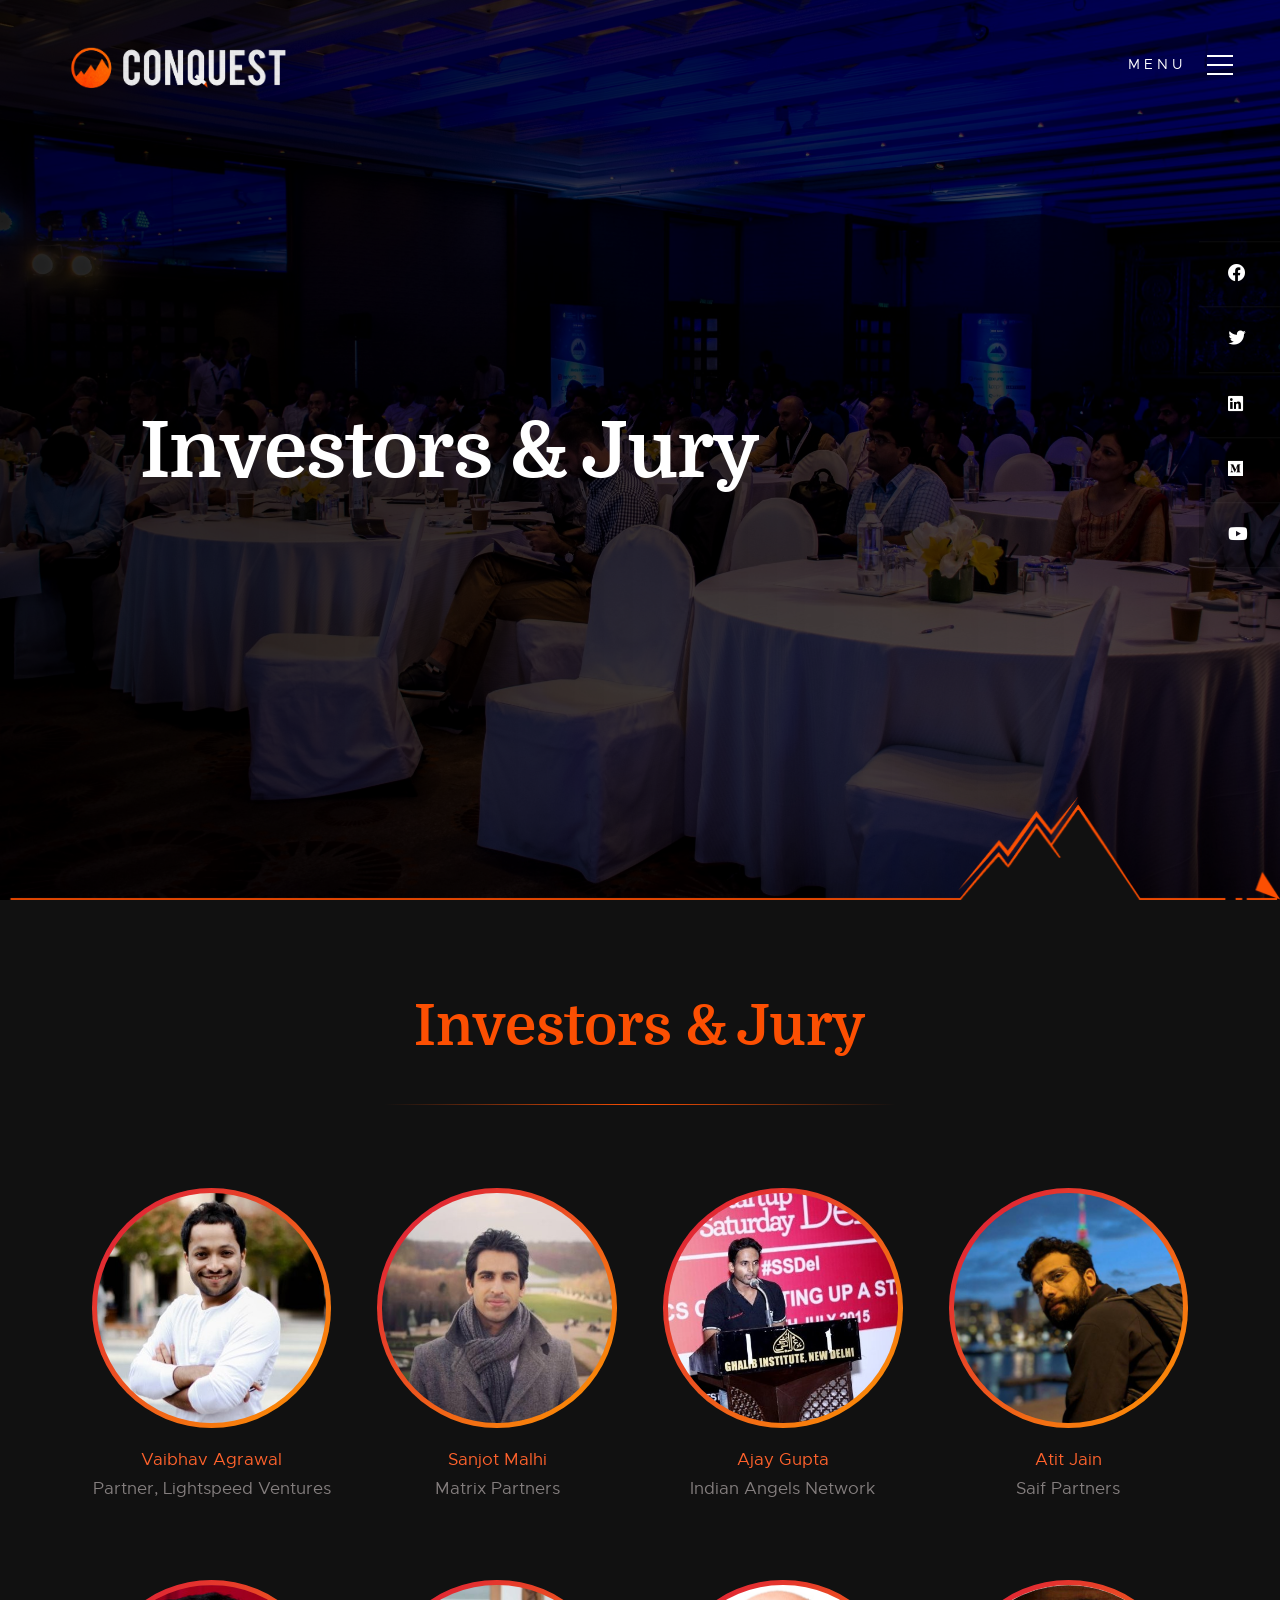
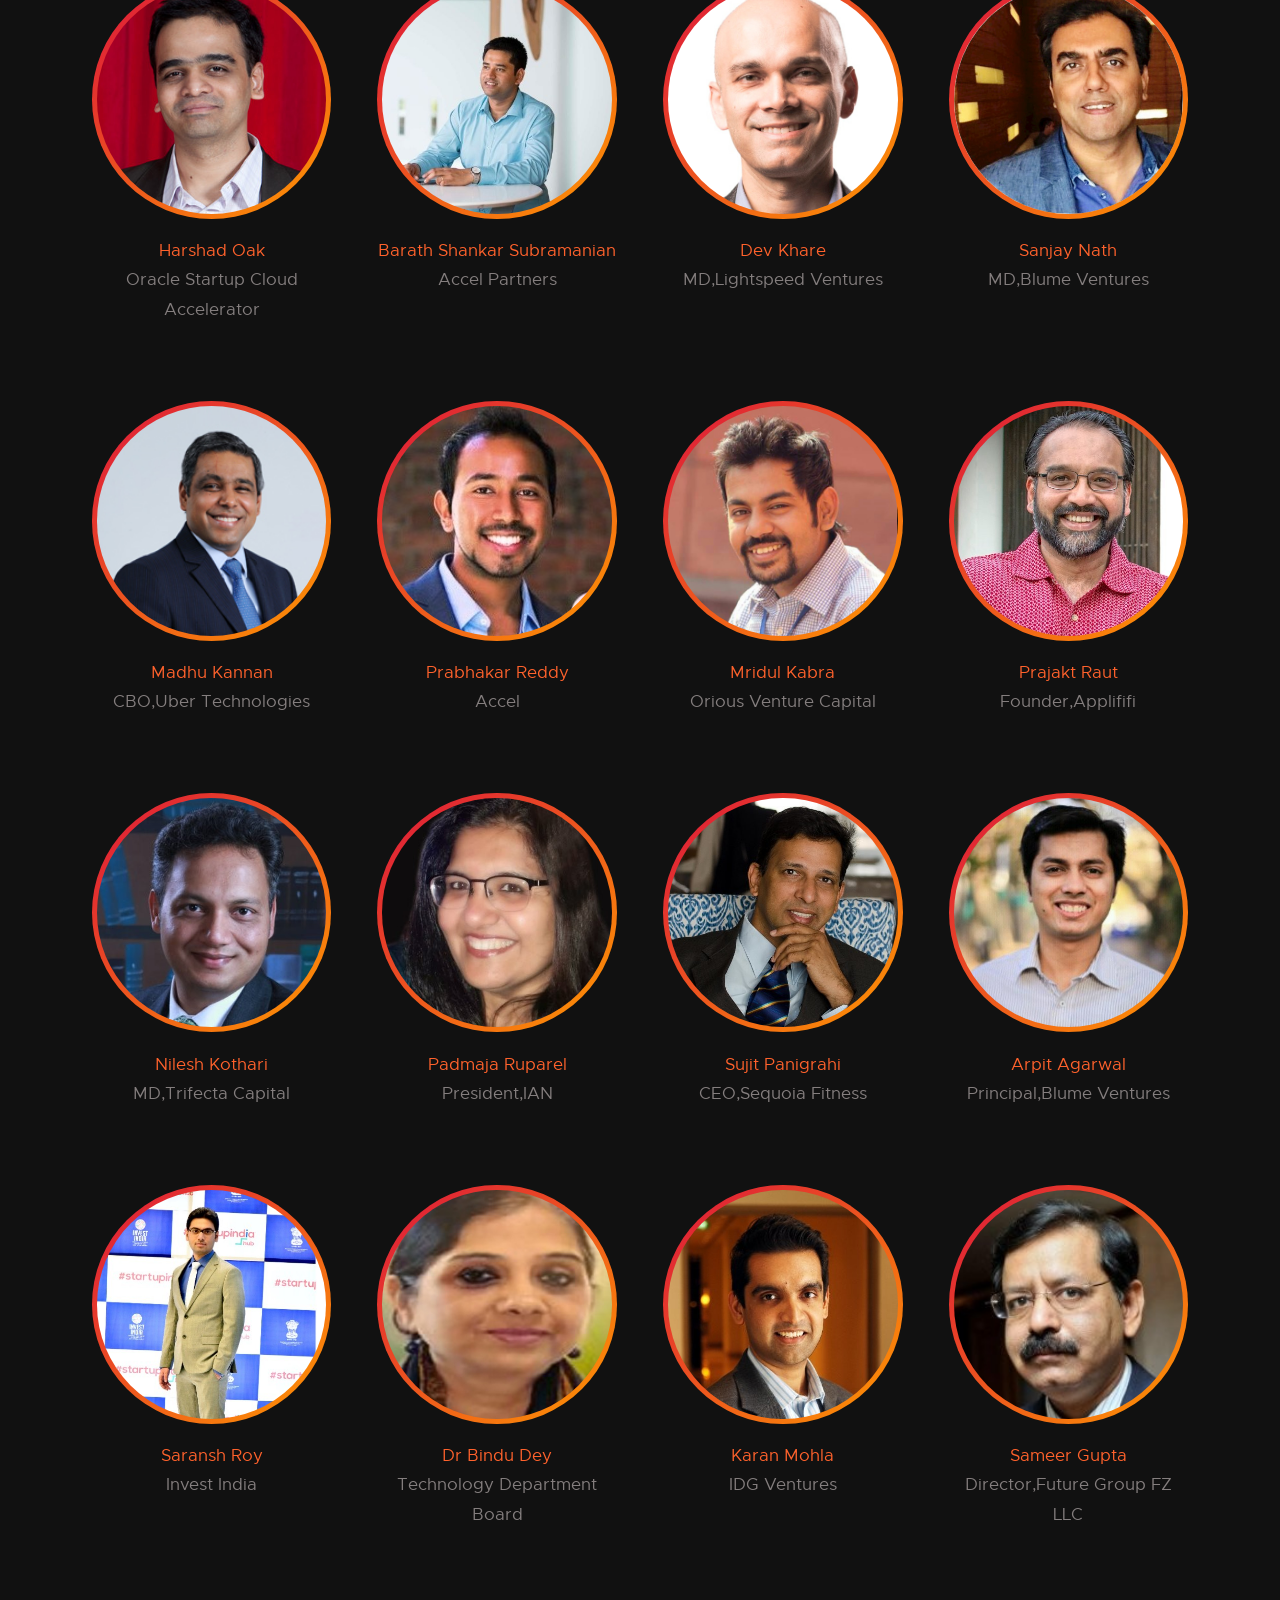
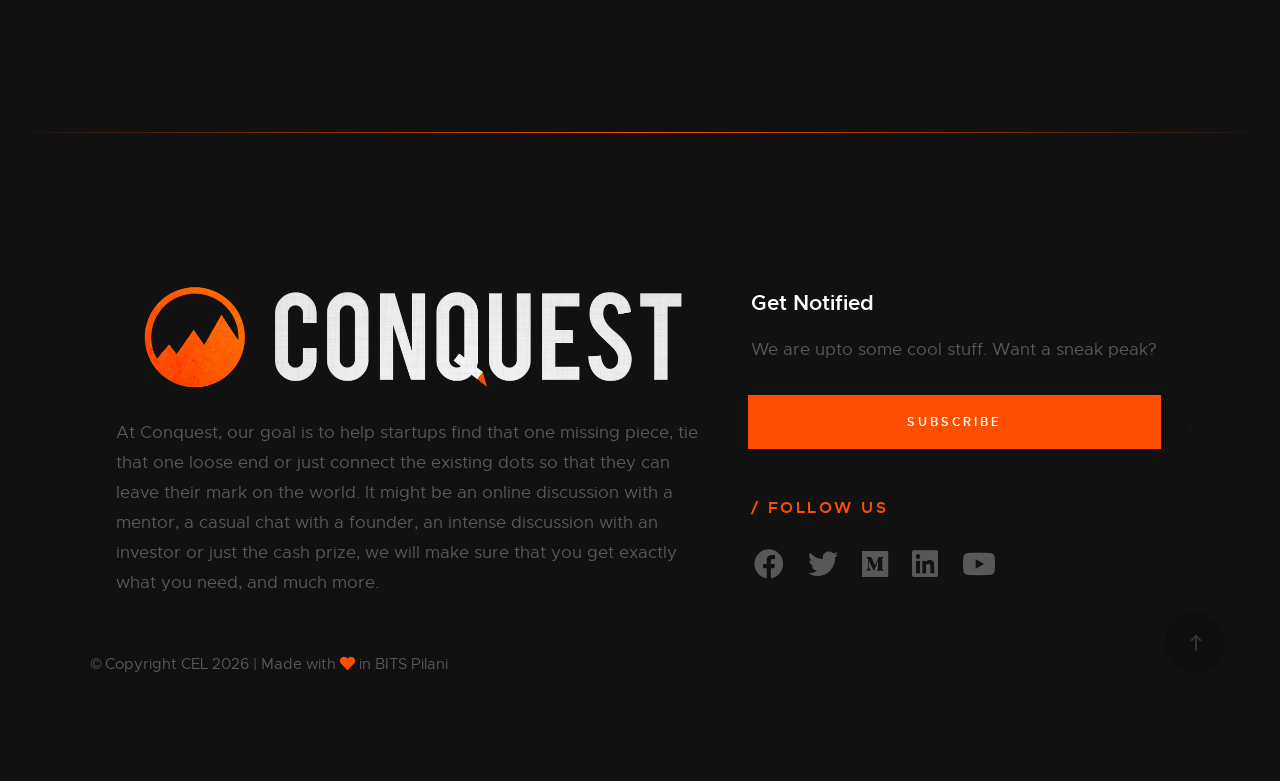
<file: jury.html>
<!DOCTYPE html>
<html class="no-js" lang="en">
<head>


    <!--- basic page needs
    ================================================== -->
    <meta charset="utf-8">
    <title>Conquest | Investors & Jury</title>
    <meta name="description" content="">
    <meta name="author" content="">


    <!-- mobile specific metas
    ================================================== -->
    <meta name="viewport" content="width=device-width, initial-scale=1">


    <!-- CSS
    ================================================== -->
    <link rel="stylesheet" href="css/base.css">
    <link rel="stylesheet" href="css/vendor.css">
    <link rel="stylesheet" href="css/main.css">

    <link rel="stylesheet" type="text/css" href="our.css">
    <link rel="stylesheet" href="css/imagehover.min.css">

    <link rel="stylesheet" href="https://use.fontawesome.com/releases/v5.6.3/css/all.css" integrity="sha384-UHRtZLI+pbxtHCWp1t77Bi1L4ZtiqrqD80Kn4Z8NTSRyMA2Fd33n5dQ8lWUE00s/" crossorigin="anonymous">


    <!-- script
    ================================================== -->
    <script src="js/modernizr.js"></script>
    <script src="js/pace.min.js"></script>

 
    <!-- favicons
    ================================================== -->
    <link rel="shortcut icon" href="./images/conquest-icon-orange.ico" type="image/x-icon">
    <link rel="icon" href="./images/conquest-icon-orange.ico" type="image/x-icon">
 
</head>

<body id="top" style="overflow-x: hidden">
 
    <!-- header
    ================================================== -->
    <header class="s-header">


        <div class="header-logo" style="width: 50%">
            <a class="site-logo" href="index.html">
                <img src="./images/branding-03.png" alt="Homepage" style="width: 37%">
            </a>
        </div> <!-- end header-logo -->

 

        <nav class="header-nav">

            <a href="#0" class="header-nav__close" title="close"><span>Close</span></a>

            <div class="header-nav__content">
                
                <h3>Navigation</h3>

                <ul class="header-nav__list">
                    <li><a href="index.html" title="home">Home</a></li>
                    <li><a href="index.html#about" title="home">About Us</a></li>
                    <li><a href="mentors.html">Mentors</a></li>
                    <li class="current"><a href="#" style="color: #fc4f02">Investors & Jury</a></li>
                    <li><a href="success_stories.html">Success Stories</a></li>
                    <li><a href="past_sponsors.html">Past Partners</a></li>
                    <li><a href="team.html">Team</a></li>
                    <li><a href="index.html#contact_us">Contact Us</a></li>
                </ul>

                <p>At Conquest, our goal is to help startups find that one missing piece, tie that one loose end or just connect the existing dots so that they can leave their mark on the world. It might be an online discussion with a mentor, a casual chat with a founder, an intense discussion with an investor or just the cash prize, we will make sure that you get exactly what you need, and much more.</p>

                <ul class="header-nav__social">

                    <li>
                        <a href="https://www.facebook.com/ConquestBITS/" target="_blank"><i class="fab fa-facebook"></i></a>
                    </li>

                    <li>
                        <a href="https://twitter.com/ConquestBITS" target="_blank"><i class="fab fa-twitter"></i></a>
                    </li>

                    <li>
                        <a href="https://medium.com/conquest" target="_blank"><i class="fab fa-medium"></i></a>
                    </li>

                    <li>
                        <a href="https://www.linkedin.com/company/conquest---bits/" target="_blank"><i class="fab fa-linkedin"></i></a>
                    </li>

                    <li>
                        <a href="https://www.youtube.com/channel/UCt4foktbytTA9-9ZgPfGFOA" target="_blank"><i class="fab fa-youtube"></i></a>
                    </li>

                </ul>

            </div> <!-- end header-nav__content -->

        </nav> <!-- end header-nav -->

 
        <a class="header-menu-toggle" href="#0" style="position: fixed; right: 2.8%">
            <span class="header-menu-icon"></span>
        </a>


    </header> <!-- end s-header -->



    <!-- home
    ================================================== -->
    <section id="home" class="s-home target-section" data-parallax="scroll" data-image-src="images/finale.jpeg" data-natural-width=3000 data-natural-height=2000 data-position-y=top>


        <div class="shadow-overlay"></div>
 

        <div class="home-content">
 
            <div class="row home-content__main">

                <h1>Investors & Jury</h1>

            </div> <!-- end home-content__main -->

        </div> <!-- end home-content -->
 
        <ul class="home-sidelinks">

            <li><a  href="https://www.facebook.com/ConquestBITS/" target="_blank"><div class="fab fa-facebook fa-lg" style="margin: -50%;"></div></a></li>
            <li><a href="https://twitter.com/ConquestBITS" target="_blank"href="#services"><div class="fab fa-twitter fa-lg" style="margin: -50%;"></div></a></li>
            <li><a href="https://www.linkedin.com/company/conquest---bits/" target="_blank"><div class="fab fa-linkedin fa-lg" style="margin: -50%;"></div></a></li>
            <li><a href="https://medium.com/conquest fa-lg" target="_blank"><div class="fab fa-medium fa-lg" style="margin: -50%;"></div></a></li>
            <li><a href="https://www.youtube.com/channel/UCt4foktbytTA9-9ZgPfGFOA" target="_blank"><div class="fab fa-youtube fa-lg" style="margin: -50%;"></div></a></li>

        </ul> <!-- end home-sidelinks -->

    <div style="position: absolute; bottom: 0%; left: 0%; width: 100vw;"><img style="position: absolute; bottom: 0%" src="./images/mountains-grey.png"></div>

    </section> <!-- end s-home -->


    <!-- works
    ================================================== -->
    <section id='works' class="s-works" style="background: #111111; margin-bottom: -12%">

        <div class="row section-header" data-aos="fade-up">
            <div class="col-full">
                <h1 class="display-1" style="text-align : center; margin-top: -8% ; margin-bottom: 1% ;color: #fc4f02;">Investors & Jury</h1>
            </div>
        </div> <!-- end section-header -->


        <div>
            <hr class="style-two" data-aos="fade-up" style="text : center; position: relative; left: 30%">
        </div>



<!-- **************************************Row starts************************************** -->

        <div class="row masonry-wrap" style="display: flex; flex-wrap: wrap; justify-content: center; ;width: 100vw">

            <div class="masonry__brick multbg-top-to-bottom-left" data-aos="fade-up" style="padding: 0.8% ; background-color : #111111 ;  margin: 1%; margin-bottom: 4% ; width: 260px;">
                
                <a href="https://www.linkedin.com/in/drvaibhavagrawal/" target="_blank">
                    <figure class="imghvr-slide-up">
                        <img class="round" src="images/investors/vaibhav.jfif" style="width:1000px;">
                        <figcaption>
                            <img src="./images/linkedin.png" style="width: 35% ; top: 50% ; left: 50%; position: absolute; transform: translate(-50% , -50%);" >
                        </figcaption>
                    </figure>
                </a>

                <p style="text-align: center; margin-top: 3% ; color : #ff622c">Vaibhav Agrawal </p>
                <p style="text-align: center; margin-top: -13% ; color : #847e7e">Partner, Lightspeed Ventures</p>
                

            </div> <!-- end masonry__brick -->

 

            <div class="masonry__brick multbg-top-to-bottom-left" data-aos="fade-up" style="padding: 0.8% ; background-color : #111111 ;  margin: 1%; margin-bottom: 4% ; width: 260px;">
                
                <a href="https://www.linkedin.com/in/sanjot-malhi-a08b3432/?originalSubdomain=in" target="_blank">
                    <figure class="imghvr-slide-up">
                        <img class="round" src="images/investors/sanjot.jfif" style="width:1000px;">
                        <figcaption>
                            <img src="./images/linkedin.png" style="width: 35% ; top: 50% ; left: 50%; position: absolute; transform: translate(-50% , -50%);" >
                        </figcaption>
                    </figure>
                </a>

                <p style="text-align: center; margin-top: 3% ; color : #ff622c">Sanjot Malhi </p>
                <p style="text-align: center; margin-top: -13% ; color : #847e7e">Matrix Partners</p>
                
            </div> <!-- end masonry__brick -->

 

            <div class="masonry__brick multbg-top-to-bottom-left" data-aos="fade-up" style="padding: 0.8% ; background-color : #111111 ;  margin: 1%; margin-bottom: 4% ; width: 260px;">
                
                <a href="https://www.linkedin.com/in/iajaygupta/?originalSubdomain=in" target="_blank">
                    <figure class="imghvr-slide-up">
                        <img class="round" src="images/investors/ajay.jfif" style="width:1000px;">
                        <figcaption>
                            <img src="./images/linkedin.png" style="width: 35% ; top: 50% ; left: 50%; position: absolute; transform: translate(-50% , -50%);" >
                        </figcaption>
                    </figure>
                </a>

                <p style="text-align: center; margin-top: 3% ; color : #ff622c">Ajay Gupta </p>
                <p style="text-align: center; margin-top: -13% ; color : #847e7e">Indian Angels Network</p>
                
            </div> <!-- end masonry__brick -->

 

            <div class="masonry__brick multbg-top-to-bottom-left" data-aos="fade-up" style="padding: 0.8% ; background-color : #111111 ;  margin: 1%; margin-bottom: 4% ; width: 260px;">
                
                <a href="https://www.linkedin.com/in/jainatit/?originalSubdomain=in" target="_blank">
                    <figure class="imghvr-slide-up">
                        <img class="round" src="images/Investors/atit.png" style="width:1000px;">
                        <figcaption>
                            <img src="./images/linkedin.png" style="width: 35% ; top: 50% ; left: 50%; position: absolute; transform: translate(-50% , -50%);" >
                        </figcaption>
                    </figure>
                </a>

                <p style="text-align: center; margin-top: 3% ; color : #ff622c">Atit Jain </p>
                <p style="text-align: center; margin-top: -13% ; color : #847e7e">Saif Partners</p>
              

            </div> <!-- end masonry__brick -->
        </div>
 
<!-- Row ends -->
<!-- **************************************Row starts************************************** -->

        <div class="row masonry-wrap" style="display: flex; flex-wrap: wrap; justify-content: center; margin-top: -3% ;width: 100vw">
            <div class="masonry__brick multbg-top-to-bottom-left" data-aos="fade-up" style="padding: 0.8% ; background-color : #111111 ;  margin: 1%; margin-bottom: 4% ; width: 260px;">
                
                <a href="https://www.linkedin.com/in/harshadoak/" target="_blank">
                    <figure class="imghvr-slide-up">
                        <img class="round" src="images/investors/harshad.jfif" style="width:1000px;">
                        <figcaption>
                            <img src="./images/linkedin.png" style="width: 35% ; top: 50% ; left: 50%; position: absolute; transform: translate(-50% , -50%);" >
                        </figcaption>
                    </figure>
                </a>

                <p style="text-align: center; margin-top: 3% ; color : #ff622c">Harshad Oak</p>
                <p style="text-align: center; margin-top: -13% ; color : #847e7e">Oracle Startup Cloud Accelerator</p>
                

            </div> <!-- end masonry__brick -->

 

            <div class="masonry__brick multbg-top-to-bottom-left" data-aos="fade-up" style="padding: 0.8% ; background-color : #111111 ;  margin: 1%; margin-bottom: 4% ; width: 260px;">
                
                <a href="https://www.linkedin.com/in/barathshankar/" target="_blank">
                    <figure class="imghvr-slide-up">
                        <img class="round" src="images/investors/barath.jfif" style="width:1000px;">
                        <figcaption>
                            <img src="./images/linkedin.png" style="width: 35% ; top: 50% ; left: 50%; position: absolute; transform: translate(-50% , -50%);" >
                        </figcaption>
                    </figure>
                </a>

                <p style="text-align: center; margin-top: 3% ; color : #ff622c">Barath Shankar Subramanian</p>
                <p style="text-align: center; margin-top: -13% ; color : #847e7e">Accel Partners</p>
                

            </div> <!-- end masonry__brick -->

 

            <div class="masonry__brick multbg-top-to-bottom-left" data-aos="fade-up" style="padding: 0.8% ; background-color : #111111 ;  margin: 1%; margin-bottom: 4% ; width: 260px;">
                
                <a href="https://www.linkedin.com/in/dkhare/" target="_blank">
                    <figure class="imghvr-slide-up">
                        <img class="round" src="images/investors/dev.jfif" style="width:1000px;">
                        <figcaption>
                            <img src="./images/linkedin.png" style="width: 35% ; top: 50% ; left: 50%; position: absolute; transform: translate(-50% , -50%);" >
                        </figcaption>
                    </figure>
                </a>

                <p style="text-align: center; margin-top: 3% ; color : #ff622c">Dev Khare</p>
                <p style="text-align: center; margin-top: -13% ; color : #847e7e">MD,Lightspeed Ventures</p>
                
            </div> <!-- end masonry__brick -->

 

            <div class="masonry__brick multbg-top-to-bottom-left" data-aos="fade-up" style="padding: 0.8% ; background-color : #111111 ;  margin: 1%; margin-bottom: 4% ; width: 260px;">

                <a href="https://www.linkedin.com/in/sanjaynath/" target="_blank">

                    <figure class="imghvr-slide-up">
                       <img class="round" src="images/investors/sanjay.jfif" style="width: 1000px;">
                        <figcaption>
                            <img src="./images/linkedin.png" style="width: 35% ; top: 50% ; left: 50%; position: absolute; transform: translate(-50% , -50%);" >
                        </figcaption>
                    </figure>
                </a>

                <p style="text-align: center; margin-top: 3% ; color : #ff622c">Sanjay Nath</p>
                <p style="text-align: center; margin-top: -13% ; color : #847e7e">MD,Blume Ventures</p>

            </div> <!-- end masonry__brick -->
        </div>

 

<!-- Row ends -->
<!-- **************************************Row starts************************************** -->
 

 
        <div class="row masonry-wrap" style="display: flex; flex-wrap: wrap; justify-content: center; margin-top: -3% ;width: 100vw">
            <div class="masonry__brick multbg-top-to-bottom-left" data-aos="fade-up" style="padding: 0.8% ; background-color : #111111 ;  margin: 1%; margin-bottom: 4% ; width: 260px;">
                
                <a href="https://www.linkedin.com/in/madhu-k-65861b10/" target="_blank">
                    <figure class="imghvr-slide-up">
                        <img class="round" src="images/investors/madhu.jpg" style="width:1000px;">
                        <figcaption>
                            <img src="./images/linkedin.png" style="width: 35% ; top: 50% ; left: 50%; position: absolute; transform: translate(-50% , -50%);" >
                        </figcaption>
                    </figure>
                </a>

                <p style="text-align: center; margin-top: 3% ; color : #ff622c">Madhu Kannan </p>
                <p style="text-align: center; margin-top: -13% ; color : #847e7e">CBO,Uber Technologies</p>
               

            </div> <!-- end masonry__brick -->

 

            <div class="masonry__brick multbg-top-to-bottom-left" data-aos="fade-up" style="padding: 0.8% ; background-color : #111111 ;  margin: 1%; margin-bottom: 4% ; width: 260px;">
                
                <a href="https://www.linkedin.com/in/prabhakar2reddy/" target="_blank">
                    <figure class="imghvr-slide-up">
                        <img class="round" src="images/investors/prabhakar.jfif" style="width:1000px;">
                        <figcaption>
                            <img src="./images/linkedin.png" style="width: 35% ; top: 50% ; left: 50%; position: absolute; transform: translate(-50% , -50%);" >
                        </figcaption>
                    </figure>
                </a>

                <p style="text-align: center; margin-top: 3% ; color : #ff622c">Prabhakar Reddy </p>
                <p style="text-align: center; margin-top: -13% ; color : #847e7e">Accel</p>
           
            </div> <!-- end masonry__brick -->

 

            <div class="masonry__brick multbg-top-to-bottom-left" data-aos="fade-up" style="padding: 0.8% ; background-color : #111111 ;  margin: 1%; margin-bottom: 4% ; width: 260px;">
                
                <a href="https://www.linkedin.com/in/mridulkabra/detail/photo/" target="_blank">
                    <figure class="imghvr-slide-up">
                        <img class="round" src="images/investors/mridul.jfif" style="width:1000px;">
                        <figcaption>
                            <img src="./images/linkedin.png" style="width: 35% ; top: 50% ; left: 50%; position: absolute; transform: translate(-50% , -50%);" >
                        </figcaption>
                    </figure>
                </a>

                <p style="text-align: center; margin-top: 3% ; color : #ff622c">Mridul Kabra </p>
                <p style="text-align: center; margin-top: -13% ; color : #847e7e">Orious Venture Capital</p>
                

            </div> <!-- end masonry__brick -->

 

            <div class="masonry__brick multbg-top-to-bottom-left" data-aos="fade-up" style="padding: 0.8% ; background-color : #111111 ;  margin: 1%; margin-bottom: 4% ; width: 260px;">
                
                <a href="https://www.linkedin.com/in/prajaktraut/" target="_blank">
                    <figure class="imghvr-slide-up">
                        <img class="round" src="images/investors/prajakt.jfif" style="width:1000px;">
                        <figcaption>
                            <img src="./images/linkedin.png" style="width: 35% ; top: 50% ; left: 50%; position: absolute; transform: translate(-50% , -50%);" >
                        </figcaption>
                    </figure>
                </a>

                <p style="text-align: center; margin-top: 3% ; color : #ff622c">Prajakt Raut </p>
                <p style="text-align: center; margin-top: -13% ; color : #847e7e">Founder,Applififi</p>
                

            </div> <!-- end masonry__brick -->
        </div>

 

<!-- Row ends -->
<!-- **************************************Row starts************************************** -->

  
        <div class="row masonry-wrap" style="display: flex; flex-wrap: wrap; justify-content: center; margin-top: -3% ;width: 100vw">
            <div class="masonry__brick multbg-top-to-bottom-left" data-aos="fade-up" style="padding: 0.8% ; background-color : #111111 ;  margin: 1%; margin-bottom: 4% ; width: 260px;">
                
                <a href="https://www.linkedin.com/in/nilesh-kothari-9126588/?originalSubdomain=in" target="_blank">
                    <figure class="imghvr-slide-up">
                        <img class="round" src="images/investors/nilesh.jfif" style="width:1000px;">
                        <figcaption>
                            <img src="./images/linkedin.png" style="width: 35% ; top: 50% ; left: 50%; position: absolute; transform: translate(-50% , -50%);" >
                        </figcaption>
                    </figure>
                </a>

                <p style="text-align: center; margin-top: 3% ; color : #ff622c">Nilesh Kothari</p>
                <p style="text-align: center; margin-top: -13% ; color : #847e7e">MD,Trifecta Capital</p>
               

            </div> <!-- end masonry__brick -->

 

            <div class="masonry__brick multbg-top-to-bottom-left" data-aos="fade-up" style="padding: 0.8% ; background-color : #111111 ;  margin: 1%; margin-bottom: 4% ; width: 260px;">
                
                <a href="https://www.linkedin.com/in/padmaja-ruparel-6271776/?originalSubdomain=in" target="_blank">
                    <figure class="imghvr-slide-up">
                        <img class="round" src="images/investors/padmaja.jfif" style="width:1000px;">
                        <figcaption>
                            <img src="./images/linkedin.png" style="width: 35% ; top: 50% ; left: 50%; position: absolute; transform: translate(-50% , -50%);" >
                        </figcaption>
                    </figure>
                </a>

                <p style="text-align: center; margin-top: 3% ; color : #ff622c">Padmaja Ruparel</p>
                <p style="text-align: center; margin-top: -13% ; color : #847e7e">President,IAN</p>
                

            </div> <!-- end masonry__brick -->

 

            <div class="masonry__brick multbg-top-to-bottom-left" data-aos="fade-up" style="padding: 0.8% ; background-color : #111111 ;  margin: 1%; margin-bottom: 4% ; width: 260px;">

                <a href="https://www.linkedin.com/in/sujit/?originalSubdomain=in" target="_blank">
                    <figure class="imghvr-slide-up">
                       <img class="round" src="images/investors/sujit.jfif" style="width: 1000px;">
                        <figcaption>
                            <img src="./images/linkedin.png" style="width: 35% ; top: 50% ; left: 50%; position: absolute; transform: translate(-50% , -50%);" >
                        </figcaption>
                    </figure>
                </a>

                <p style="text-align: center; margin-top: 3% ; color : #ff622c">Sujit Panigrahi </p>
                <p style="text-align: center; margin-top: -13% ; color : #847e7e">CEO,Sequoia Fitness</p>

            </div> <!-- end masonry__brick -->

 

            <div class="masonry__brick multbg-top-to-bottom-left" data-aos="fade-up" style="padding: 0.8% ; background-color : #111111 ;  margin: 1%; margin-bottom: 4% ; width: 260px;">
                
                <a href="https://www.linkedin.com/in/arpit105/?originalSubdomain=in" target="_blank">
                    <figure class="imghvr-slide-up">
                        <img class="round" src="images/investors/arpit.jfif" style="width:1000px;">
                        <figcaption>
                            <img src="./images/linkedin.png" style="width: 35% ; top: 50% ; left: 50%; position: absolute; transform: translate(-50% , -50%);" >
                        </figcaption>
                    </figure>
                </a>

                <p style="text-align: center; margin-top: 3% ; color : #ff622c">Arpit Agarwal</p>
                <p style="text-align: center; margin-top: -13% ; color : #847e7e">Principal,Blume Ventures</p>
               
            </div> <!-- end masonry__brick -->
        </div>

 

<!-- Row ends -->
<!-- **************************************Row starts************************************** -->
 

 
        <div class="row masonry-wrap" style="display: flex; flex-wrap: wrap; justify-content: center; margin-top: -3% ;width: 100vw">
            <div class="masonry__brick multbg-top-to-bottom-left" data-aos="fade-up" style="padding: 0.8% ; background-color : #111111 ;  margin: 1%; margin-bottom: 4% ; width: 260px;">
                
                <a href="https://www.linkedin.com/in/saransh-roy-01b966a2/?originalSubdomain=in" target="_blank">
                    <figure class="imghvr-slide-up">
                        <img class="round" src="images/investors/saransh.jfif" style="width:1000px;">
                        <figcaption>
                            <img src="./images/linkedin.png" style="width: 35% ; top: 50% ; left: 50%; position: absolute; transform: translate(-50% , -50%);" >
                        </figcaption>
                    </figure>
                </a>

                <p style="text-align: center; margin-top: 3% ; color : #ff622c">Saransh Roy</p>
                <p style="text-align: center; margin-top: -13% ; color : #847e7e">Invest India</p>
                

            </div> <!-- end masonry__brick -->

 

            <div class="masonry__brick multbg-top-to-bottom-left" data-aos="fade-up" style="padding: 0.8% ; background-color : #111111 ;  margin: 1%; margin-bottom: 4% ; width: 260px;">
                
                <a href="https://www.linkedin.com/in/bindu-dey-phd-6258a846/?originalSubdomain=in" target="_blank">
                    <figure class="imghvr-slide-up">
                        <img class="round" src="images/investors/bindu.jpg" style="width:1000px;">
                        <figcaption>
                            <img src="./images/linkedin.png" style="width: 35% ; top: 50% ; left: 50%; position: absolute; transform: translate(-50% , -50%);" >
                        </figcaption>
                    </figure>
                </a>

                <p style="text-align: center; margin-top: 3% ; color : #ff622c">Dr Bindu Dey</p>
                <p style="text-align: center; margin-top: -13% ; color : #847e7e">Technology Department Board</p>
               

            </div> <!-- end masonry__brick -->

 

            <div class="masonry__brick multbg-top-to-bottom-left" data-aos="fade-up" style="padding: 0.8% ; background-color : #111111 ;  margin: 1%; margin-bottom: 4% ; width: 260px;">
                
                <a href="https://www.linkedin.com/in/karan-mohla-153998/?originalSubdomain=in" target="_blank">
                    <figure class="imghvr-slide-up">
                        <img class="round" src="images/investors/karan.jfif" style="width:1000px;">
                        <figcaption>
                            <img src="./images/linkedin.png" style="width: 35% ; top: 50% ; left: 50%; position: absolute; transform: translate(-50% , -50%);" >
                        </figcaption>
                    </figure>
                </a>

                <p style="text-align: center; margin-top: 3% ; color : #ff622c">Karan Mohla </p>
                <p style="text-align: center; margin-top: -13% ; color : #847e7e">IDG Ventures</p>
                
            </div> <!-- end masonry__brick -->

 

            <div class="masonry__brick multbg-top-to-bottom-left" data-aos="fade-up" style="padding: 0.8% ; background-color : #111111 ;  margin: 1%; margin-bottom: 4% ; width: 260px;">
                
                <a href="https://www.linkedin.com/in/sameer-gupta-a86a8410/" target="_blank">
                    <figure class="imghvr-slide-up">
                        <img class="round" src="images/investors/sameer.jfif" style="width:1000px;">
                        <figcaption>
                            <img src="./images/linkedin.png" style="width: 35% ; top: 50% ; left: 50%; position: absolute; transform: translate(-50% , -50%);" >
                        </figcaption>
                    </figure>
                </a>

                <p style="text-align: center; margin-top: 3% ; color : #ff622c">Sameer Gupta</p>
                <p style="text-align: center; margin-top: -13% ; color : #847e7e">Director,Future Group FZ LLC</p>

            </div> <!-- end masonry__brick -->

 

<!-- Row ends -->
<!-- **************************************Row starts************************************** -->

  

         
            </div> <!-- end masonry__brick -->


        </div> <!-- end masonry-wrap -->
<!-- Row ends -->
    </section>

        <div>
            <hr class="style-two-wide" style="text : center; position: relative;">
        </div>

<!-- Footer -->
    <section id="contact" class="s-contact" style="margin-bottom: -50% ; background-color: #111111 ; ">


        <div class="row" style="margin-top: -10%; width: 85%">

            <div class="col-seven tab-full left footer-desc" style="margin-top: 3%">

                <div class="footer-logo"><img src="./images/branding-03.png"></div>

                <p>At Conquest, our goal is to help startups find that one missing piece, tie that one loose end or just connect the existing dots so that they can leave their mark on the world. It might be an online discussion with a mentor, a casual chat with a founder, an intense discussion with an investor or just the cash prize, we will make sure that you get exactly what you need, and much more.</p>

            </div>

            <div class="col-five tab-full right footer-subscribe" style="border-top: ">

                <h4 style="color: white">Get Notified</h4>
                <p>We are upto some cool stuff. Want a sneak peak?</p>

                <div class="contact-subscribe">

                    <form id="mc-form" class="group mc-form" novalidate="true">
                        <input type="email" value="" name="EMAIL" class="email" id="mc-email" placeholder="Email Address" required="">
                        <input type="submit" name="subscribe" value="Subscribe">
                        <label for="mc-email" class="subscribe-message"></label>
                    </form>

                </div> <!-- end contact-subscribe -->

                <h3 class="subhead subhead--light">Follow Us</h3>

                <ul class="contact-social">
                    <li>
                        <a href="https://www.facebook.com/ConquestBITS/" target="_blank"><i class="fab fa-facebook"></i></a>
                    </li>

                    <li>
                        <a href="https://twitter.com/ConquestBITS" target="_blank"><i class="fab fa-twitter"></i></a>
                    </li>

                    <li>
                        <a href="https://medium.com/conquest" target="_blank"><i class="fab fa-medium"></i></a>
                    </li>

                    <li>
                        <a href="https://www.linkedin.com/company/conquest---bits/" target="_blank"><i class="fab fa-linkedin"></i></a>
                    </li>
                   
                    <li>
                        <a href="https://www.youtube.com/channel/UCt4foktbytTA9-9ZgPfGFOA" target="_blank"><i class="fab fa-youtube"></i></a>
                    </li>
                </ul>

            </div>
        </div>

        <div class="row">

            <div class="col-full middle  tab-full cl-copyright">

                <span>&copy; Copyright CEL <script>document.write(new Date().getFullYear());</script> | Made with <i class="fa fa-heart" aria-hidden="true" style="color: #fc4f02"></i> in BITS Pilani</span>

            </div>

        </div>

        <div class="cl-go-top" >

            <a class="smoothscroll" title="Back to Top" href="#top"><i class="icon-arrow-up" aria-hidden="true"></i></a>

        </div>
    </section> <!-- end s-contact -->

 

    <!-- preloader
    ================================================== -->
    <div id="preloader">
        <div id="loader" style="background-image: url(./images/logo-stroke2.png); background-size: cover;">       
        </div>
    </div>



    <!-- Java Script
    ================================================== -->
    <script src="js/jquery-3.2.1.min.js"></script>
    <script src="js/plugins.js"></script>
    <script src="js/main.js"></script>

 
</body>

</html>
</file>
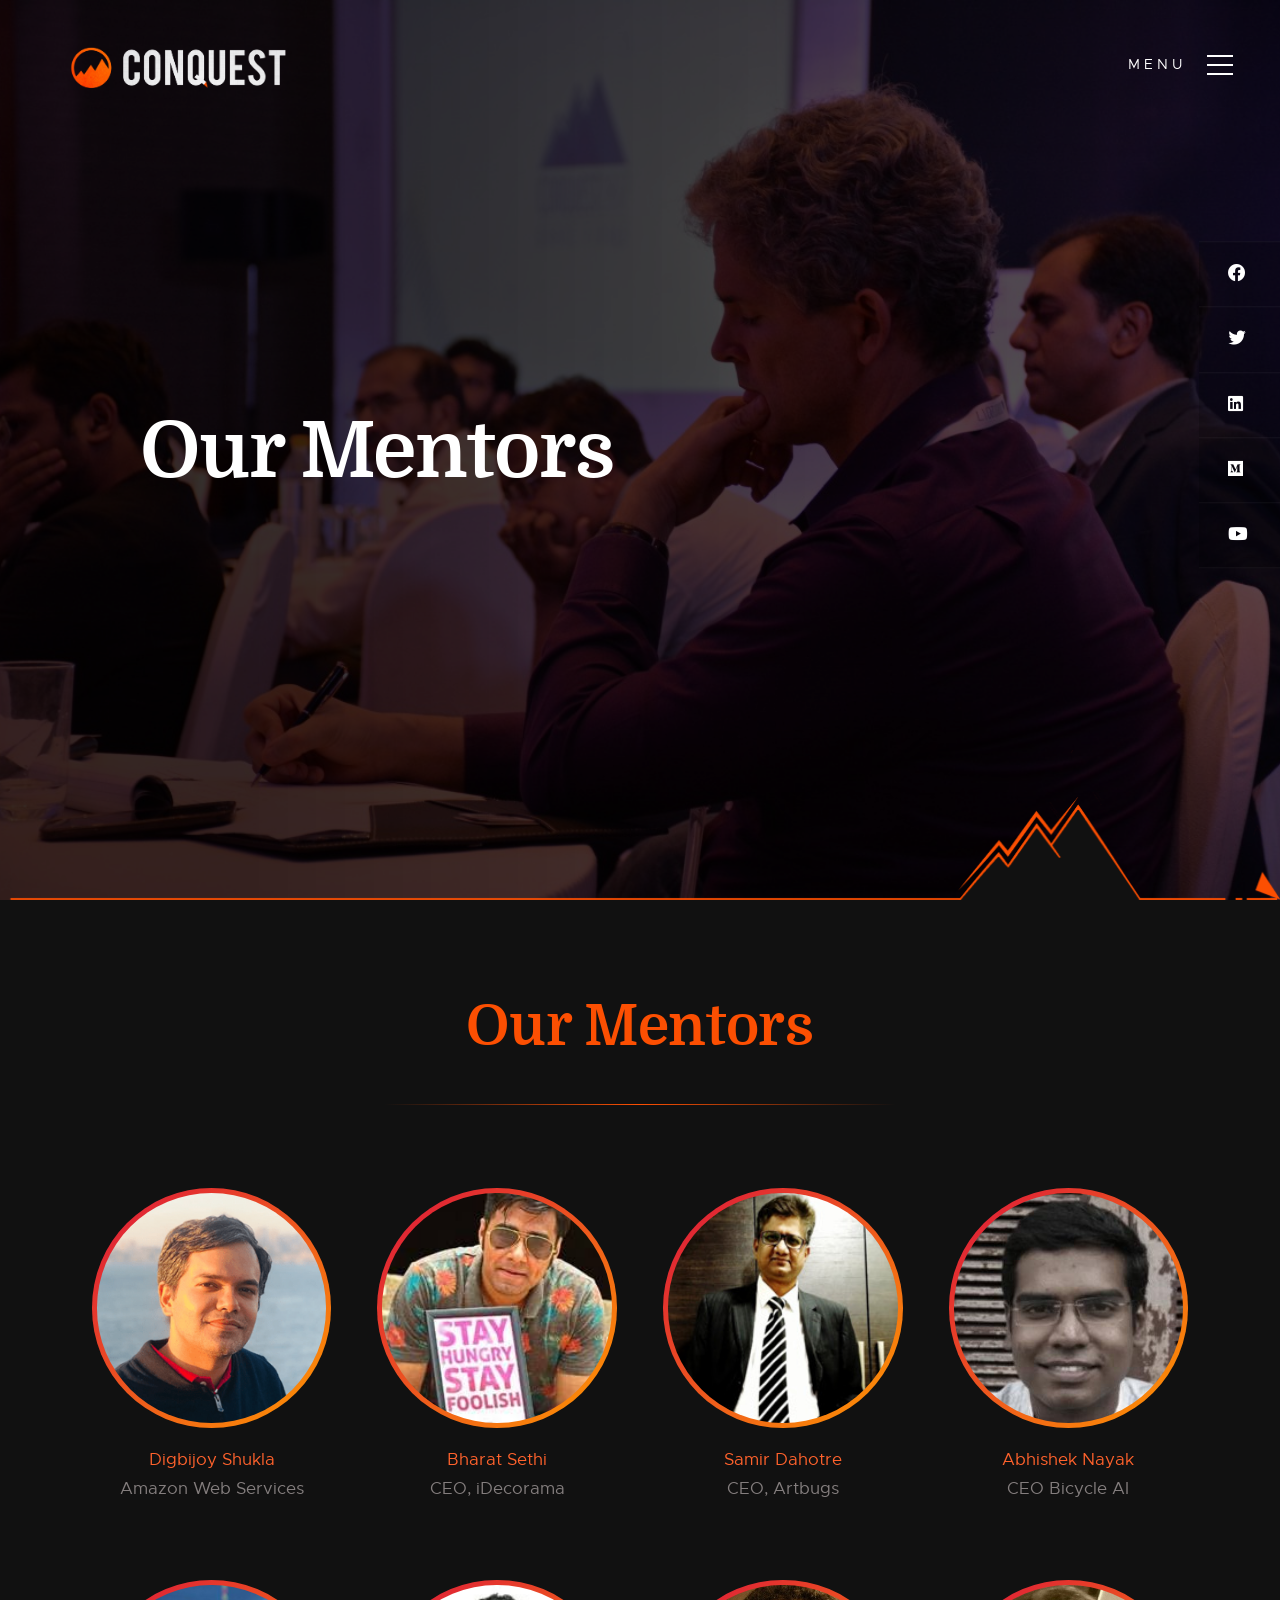
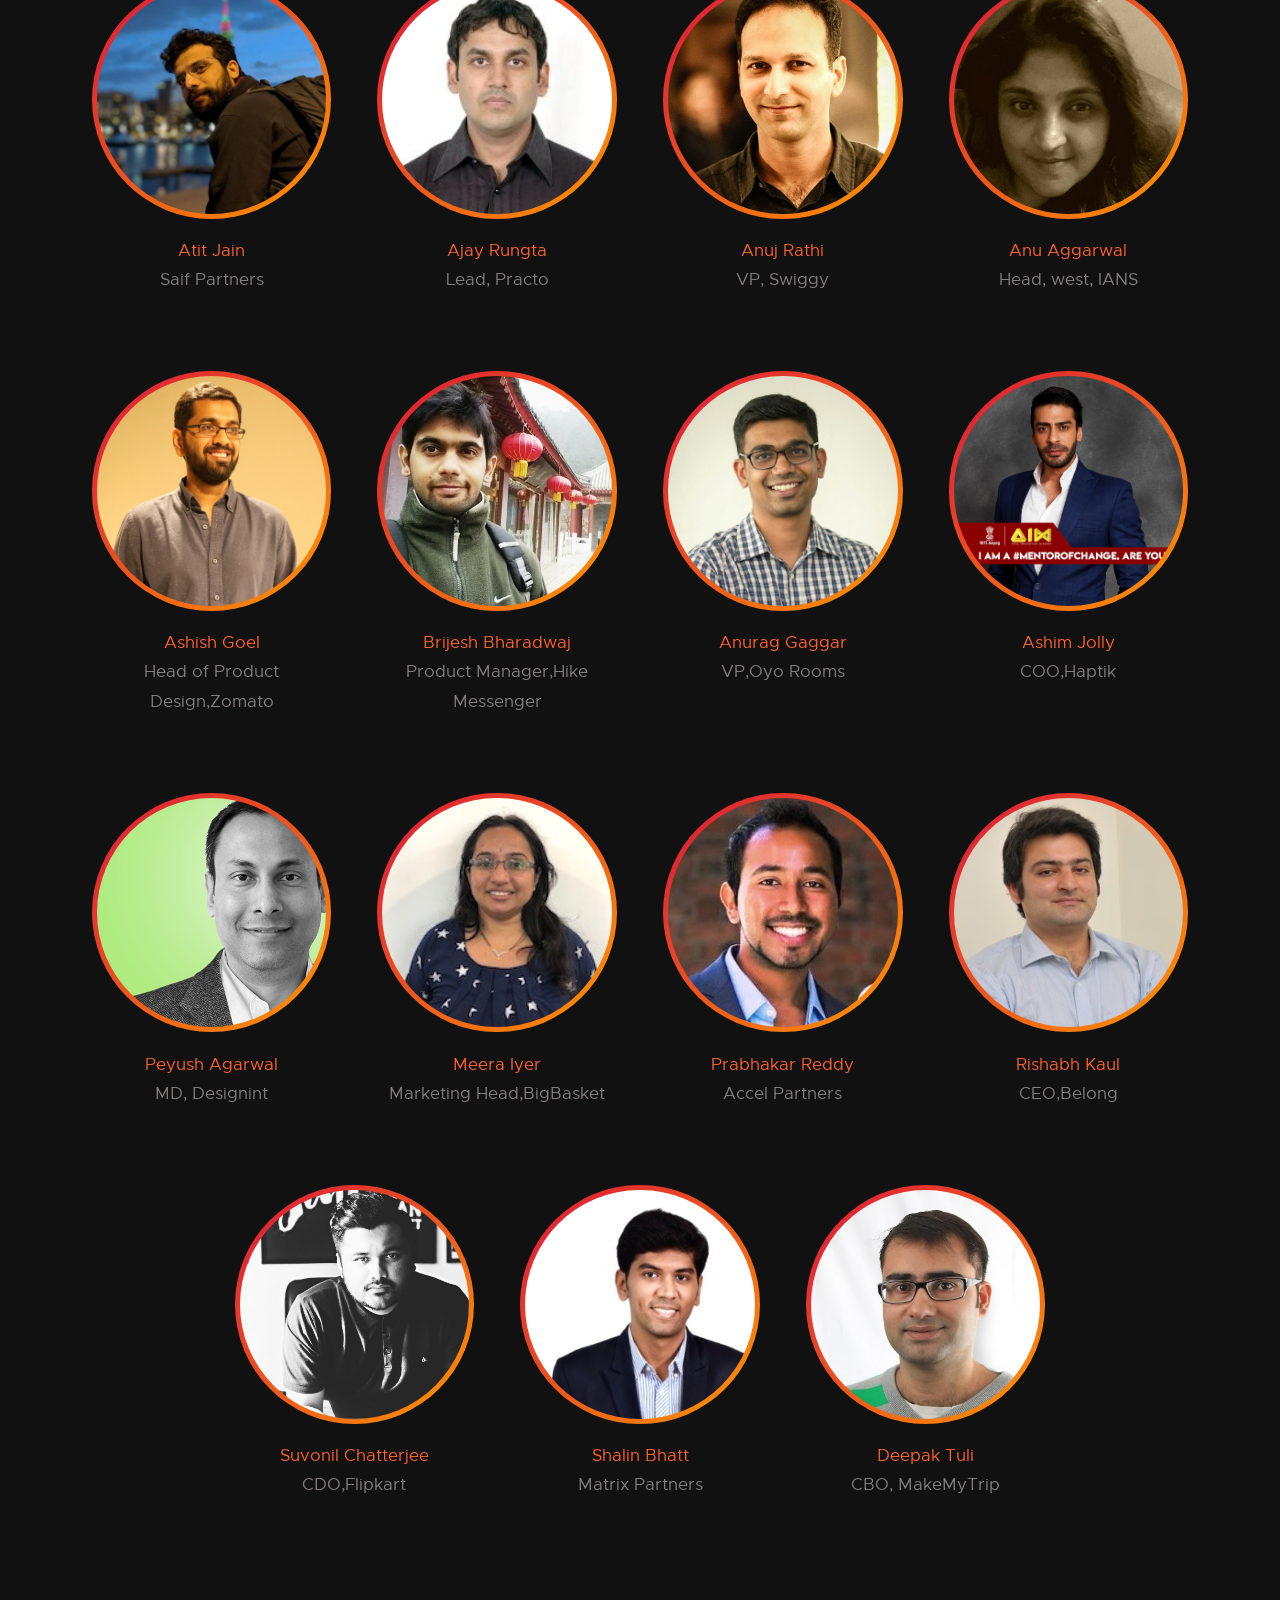
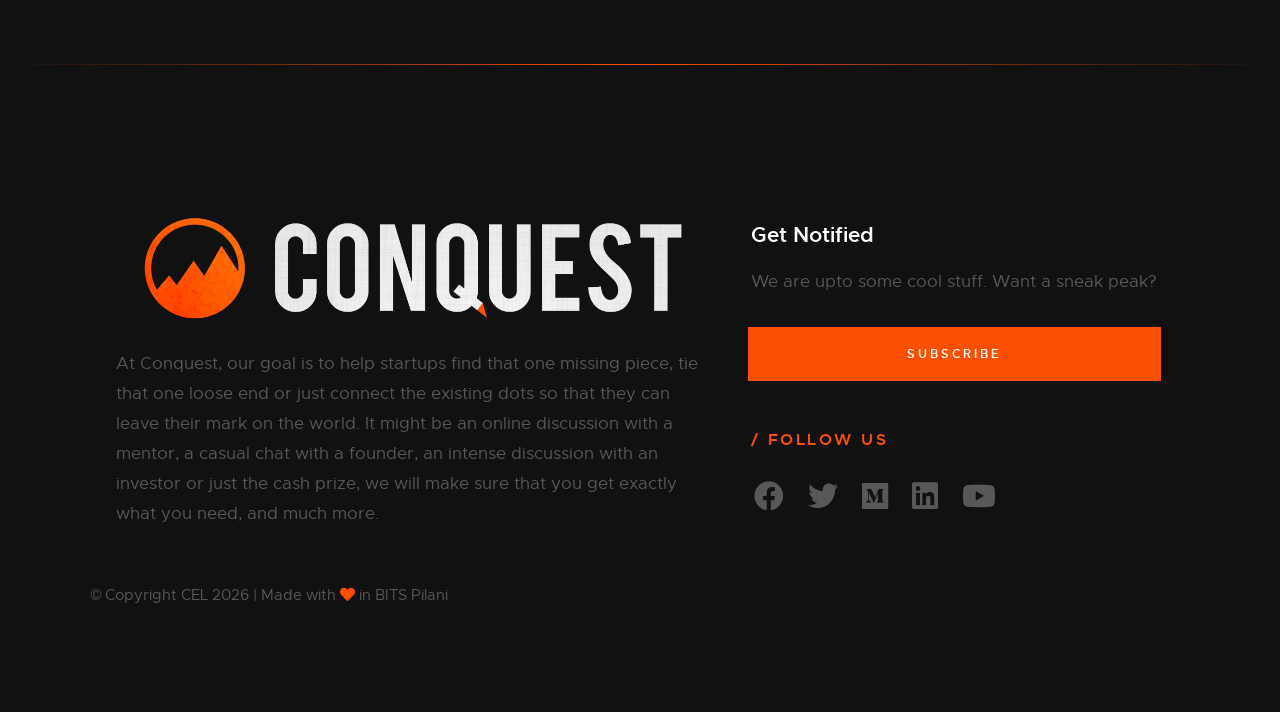
<file: mentors.html>
<!DOCTYPE html>
<html class="no-js" lang="en">
<head>


    <!--- basic page needs
    ================================================== -->
    <meta charset="utf-8">
    <title>Conquest | Mentors</title>
    <meta name="description" content="">
    <meta name="author" content="">


    <!-- mobile specific metas
    ================================================== -->
    <meta name="viewport" content="width=device-width, initial-scale=1">


    <!-- CSS
    ================================================== -->
    <link rel="stylesheet" href="css/base.css">
    <link rel="stylesheet" href="css/vendor.css">
    <link rel="stylesheet" href="css/main.css">

    <link rel="stylesheet" type="text/css" href="our.css">
    <link rel="stylesheet" href="css/imagehover.min.css">

    <link rel="stylesheet" href="https://use.fontawesome.com/releases/v5.6.3/css/all.css" integrity="sha384-UHRtZLI+pbxtHCWp1t77Bi1L4ZtiqrqD80Kn4Z8NTSRyMA2Fd33n5dQ8lWUE00s/" crossorigin="anonymous">


    <!-- script
    ================================================== -->
    <script src="js/modernizr.js"></script>
    <script src="js/pace.min.js"></script>

 
    <!-- favicons
    ================================================== -->
    <link rel="shortcut icon" href="./images/conquest-icon-orange.ico" type="image/x-icon">
    <link rel="icon" href="./images/conquest-icon-orange.ico" type="image/x-icon">
 
</head>


<body id="top" style="overflow-x: hidden">

 
    <!-- header
    ================================================== -->
    <header class="s-header">


        <div class="header-logo" style="width: 50%">
            <a class="site-logo" href="index.html">
                <img src="./images/branding-03.png" alt="Homepage" style="width: 37%">
            </a>
        </div> <!-- end header-logo -->

 

        <nav class="header-nav">

            <a href="#0" class="header-nav__close" title="close"><span>Close</span></a>

            <div class="header-nav__content">
                
                <h3>Navigation</h3>

               
                <ul class="header-nav__list">
                    <li><a href="index.html" title="home">Home</a></li>
                    <li><a href="index.html#about" title="home">About Us</a></li>
                    <li class="current"><a href="#" style="color: #fc4f02">Mentors</a></li>
                    <li><a href="jury.html">Investors & Jury</a></li>
                    <li><a href="success_stories.html">Success Stories</a></li>
                    <li><a href="past_sponsors.html">Past Partners</a></li>
                    <li><a href="team.html">Team</a></li>
                    <li><a href="index.html#contact_us">Contact Us</a></li>
                </ul>

   
                <p>At Conquest, our goal is to help startups find that one missing piece, tie that one loose end or just connect the existing dots so that they can leave their mark on the world. It might be an online discussion with a mentor, a casual chat with a founder, an intense discussion with an investor or just the cash prize, we will make sure that you get exactly what you need, and much more.</p>


                <ul class="header-nav__social">

                    <li>
                        <a href="https://www.facebook.com/ConquestBITS/" target="_blank"><i class="fab fa-facebook"></i></a>
                    </li>

                    <li>
                        <a href="https://twitter.com/ConquestBITS" target="_blank"><i class="fab fa-twitter"></i></a>
                    </li>

                    <li>
                        <a href="https://medium.com/conquest" target="_blank"><i class="fab fa-medium"></i></a>
                    </li>

                    <li>
                        <a href="https://www.linkedin.com/company/conquest---bits/" target="_blank"><i class="fab fa-linkedin"></i></a>
                    </li>

                    <li>
                        <a href="https://www.youtube.com/channel/UCt4foktbytTA9-9ZgPfGFOA" target="_blank"><i class="fab fa-youtube"></i></a>
                    </li>

                </ul>

            </div> <!-- end header-nav__content -->

        </nav> <!-- end header-nav -->

 
        <a class="header-menu-toggle" href="#0" style="position: fixed; right: 2.8%">
            <span class="header-menu-icon"></span>
        </a>


    </header> <!-- end s-header -->

 

    <!-- home
    ================================================== -->
    <section id="home" class="s-home target-section" data-parallax="scroll" data-image-src="images/mentors.jpeg" data-natural-width=3000 data-natural-height=2000 data-position-y=top>


        <div class="shadow-overlay"></div>
 

        <div class="home-content">
 
            <div class="row home-content__main">

                <h1>Our Mentors</h1>

            </div> <!-- end home-content__main -->

        </div> <!-- end home-content -->
 
        <ul class="home-sidelinks">

            <li><a  href="https://www.facebook.com/ConquestBITS/" target="_blank"><div class="fab fa-facebook fa-lg" style="margin: -50%;"></div></a></li>
            <li><a href="https://twitter.com/ConquestBITS" target="_blank"href="#services"><div class="fab fa-twitter fa-lg" style="margin: -50%;"></div></a></li>
            <li><a href="https://www.linkedin.com/company/conquest---bits/" target="_blank"><div class="fab fa-linkedin fa-lg" style="margin: -50%;"></div></a></li>
            <li><a href="https://medium.com/conquest fa-lg" target="_blank"><div class="fab fa-medium fa-lg" style="margin: -50%;"></div></a></li>
            <li><a href="https://www.youtube.com/channel/UCt4foktbytTA9-9ZgPfGFOA" target="_blank"><div class="fab fa-youtube fa-lg" style="margin: -50%;"></div></a></li>

        </ul> <!-- end home-sidelinks -->

    <div style="position: absolute; bottom: 0%; left: 0%; width: 100vw;"><img style="position: absolute; bottom: 0%" src="./images/mountains-grey.png"></div>

    </section> <!-- end s-home -->

    <!-- works
    ================================================== -->
    <section id='works' class="s-works" style="background: #111111 ; margin-bottom: -15%">

        <div class="row section-header" data-aos="fade-up">
            <div class="col-full">
                <h1 class="display-1" style="text-align : center; margin-top: -8% ; margin-bottom: 1% ;color: #fc4f02">Our Mentors</h1>
            </div>
        </div> <!-- end section-header -->


        <div>
            <hr class="style-two" data-aos="fade-up" style="text : center; position: relative; left: 30%">
        </div>

<!-- **************************************Row starts************************************** -->

        <div class="row masonry-wrap" style="display: flex; flex-wrap: wrap; justify-content: center; ;width: 100vw">

            <div class="masonry__brick multbg-top-to-bottom-left" data-aos="fade-up" style="padding: 0.8% ; background-color : #111111 ;  margin: 1%; margin-bottom: 4% ; width: 260px; ">
                
                <a href="https://www.linkedin.com/in/digbijoy/?originalSubdomain=in" target="_blank">
                    <figure class="imghvr-slide-up">
                        <img class="round" src="images/mentors/digbijoy.png">
                        <figcaption>
                            <img src="./images/linkedin.png" style="width: 35% ; top: 50% ; left: 50%; position: absolute; transform: translate(-50% , -50%);" >
                        </figcaption>
                    </figure>
                </a>

                <p style="text-align: center; margin-top: 3% ; color : #ff622c">Digbijoy Shukla</p>
                <p style="text-align: center; margin-top: -13% ; color : #847e7e">Amazon Web Services</p>
                

            </div> <!-- end masonry__brick -->

 

            <div class="masonry__brick multbg-top-to-bottom-left" data-aos="fade-up" style="padding: 0.8% ; background-color : #111111 ;  margin: 1%; margin-bottom: 4% ; width: 260px; ">
                
                <a href="https://www.linkedin.com/in/sethibharat/?originalSubdomain=in" target="_blank">
                    <figure class="imghvr-slide-up">
                        <img class="round" src="images/mentors/bharat.png" style="width: 1000px">
                        <figcaption>
                            <img src="./images/linkedin.png" style="width: 35% ; top: 50% ; left: 50%; position: absolute; transform: translate(-50% , -50%);" >
                        </figcaption>
                    </figure>
                </a>

                <p style="text-align: center; margin-top: 3% ; color : #ff622c">Bharat Sethi </p>
                <p style="text-align: center; margin-top: -13% ; color : #847e7e">CEO, iDecorama</p>
                

            </div> <!-- end masonry__brick -->

 

            <div class="masonry__brick multbg-top-to-bottom-left" data-aos="fade-up" style="padding: 0.8% ; background-color : #111111 ;  margin: 1%; margin-bottom: 4% ; width: 260px; ">
                
                <a href="https://www.linkedin.com/in/samirdahotre/?originalSubdomain=in" target="_blank">
                    <figure class="imghvr-slide-up">
                        <img class="round" src="images/mentors/samir.png" style="width: 1000px;">
                        <figcaption>
                            <img src="./images/linkedin.png" style="width: 35% ; top: 50% ; left: 50%; position: absolute; transform: translate(-50% , -50%);" >
                        </figcaption>
                    </figure>
                </a>

                <p style="text-align: center; margin-top: 3% ; color : #ff622c">Samir Dahotre </p>
                <p style="text-align: center; margin-top: -13% ; color : #847e7e">CEO, Artbugs</p>
                
            </div> <!-- end masonry__brick -->

 

            <div class="masonry__brick multbg-top-to-bottom-left" data-aos="fade-up" style="padding: 0.8% ; background-color : #111111 ;  margin: 1%; margin-bottom: 4% ; width: 260px; ">
                
                <a href="https://www.linkedin.com/in/abhisheknayak/?originalSubdomain=in" target="_blank">
                    <figure class="imghvr-slide-up">
                        <img class="round" src="images/mentors/abhishek.png" style="width: 1000px">
                        <figcaption>
                            <img src="./images/linkedin.png" style="width: 35% ; top: 50% ; left: 50%; position: absolute; transform: translate(-50% , -50%);" >
                        </figcaption>
                    </figure>
                </a>

                <p style="text-align: center; margin-top: 3% ; color : #ff622c">Abhishek Nayak</p>
                <p style="text-align: center; margin-top: -13% ; color : #847e7e">CEO Bicycle AI</p>
            

            </div> <!-- end masonry__brick -->
        </div>

 
<!-- Row ends -->
<!-- **************************************Row starts************************************** -->

        <div class="row masonry-wrap" style="display: flex; flex-wrap: wrap; justify-content: center; margin-top: -3% ;width: 100vw">
            <div class="masonry__brick multbg-top-to-bottom-left" data-aos="fade-up" style="padding: 0.8% ; background-color : #111111 ;  margin: 1%; margin-bottom: 4% ; width: 260px; ">
                
                <a href="https://www.linkedin.com/in/jainatit/?originalSubdomain=in" target="_blank">
                    <figure class="imghvr-slide-up">
                        <img class="round" src="images/mentors/atit.png" style="width: 1000px;">
                        <figcaption>
                            <img src="./images/linkedin.png" style="width: 35% ; top: 50% ; left: 50%; position: absolute; transform: translate(-50% , -50%);" >
                        </figcaption>
                    </figure>
                </a>

                <p style="text-align: center; margin-top: 3% ; color : #ff622c">Atit Jain </p>
                <p style="text-align: center; margin-top: -13% ; color : #847e7e">Saif Partners</p>

            </div> <!-- end masonry__brick -->

 

            <div class="masonry__brick multbg-top-to-bottom-left" data-aos="fade-up" style="padding: 0.8% ; background-color : #111111 ;  margin: 1%; margin-bottom: 4% ; width: 260px; ">
                
                <a href="https://www.linkedin.com/in/ajayrungta/?originalSubdomain=in" target="_blank">
                    <figure class="imghvr-slide-up">
                        <img class="round" src="images/mentors/ajay.png" style="width: 1000px;">
                        <figcaption>
                            <img src="./images/linkedin.png" style="width: 35% ; top: 50% ; left: 50%; position: absolute; transform: translate(-50% , -50%);" >
                        </figcaption>
                    </figure>
                </a>

                <p style="text-align: center; margin-top: 3% ; color : #ff622c">Ajay Rungta</p>
                <p style="text-align: center; margin-top: -13% ; color : #847e7e">Lead, Practo</p>
                

            </div> <!-- end masonry__brick -->

 

            <div class="masonry__brick multbg-top-to-bottom-left" data-aos="fade-up" style="padding: 0.8% ; background-color : #111111 ;  margin: 1%; margin-bottom: 4% ; width: 260px; ">
                
                <a href="https://www.linkedin.com/in/anujrathi1/?originalSubdomain=in" target="_blank">
                    <figure class="imghvr-slide-up">
                        <img class="round" src="images/mentors/anuj.png" style="width: 1000px;">
                        <figcaption>
                            <img src="./images/linkedin.png" style="width: 35% ; top: 50% ; left: 50%; position: absolute; transform: translate(-50% , -50%);" >
                        </figcaption>
                    </figure>
                </a>

                <p style="text-align: center; margin-top: 3% ; color : #ff622c">Anuj Rathi </p>
                <p style="text-align: center; margin-top: -13% ; color : #847e7e">VP, Swiggy</p>
                

            </div> <!-- end masonry__brick -->

 

            <div class="masonry__brick multbg-top-to-bottom-left" data-aos="fade-up" style="padding: 0.8% ; background-color : #111111 ;  margin: 1%; margin-bottom: 4% ; width: 260px; ">

                <a href="https://www.linkedin.com/in/anu-aggarwal-a5241b7/?originalSubdomain=in" target="_blank">
                    <figure class="imghvr-slide-up">
                       <img class="round" src="images/mentors/anu.jfif" style="width: 1000px;">
                        <figcaption>
                            <img src="./images/linkedin.png" style="width: 35% ; top: 50% ; left: 50%; position: absolute; transform: translate(-50% , -50%);" >
                        </figcaption>
                    </figure>
                </a>

                <p style="text-align: center; margin-top: 3% ; color : #ff622c">Anu Aggarwal </p>
                <p style="text-align: center; margin-top: -13% ; color : #847e7e">Head, west, IANS</p>

            </div> <!-- end masonry__brick -->
        </div>

 

<!-- Row ends -->
<!-- **************************************Row starts************************************** -->
 

 
        <div class="row masonry-wrap" style="display: flex; flex-wrap: wrap; justify-content: center; margin-top: -3% ;width: 100vw">
            <div class="masonry__brick multbg-top-to-bottom-left" data-aos="fade-up" style="padding: 0.8% ; background-color : #111111 ;  margin: 1%; margin-bottom: 4% ; width: 260px; ">
                
                <a href="https://www.linkedin.com/in/ashish-goel-591572/?originalSubdomain=in" target="_blank">
                    <figure class="imghvr-slide-up">
                        <img class="round" src="images/mentors/ashish.jfif" style="width: 1000px;">
                        <figcaption>
                            <img src="./images/linkedin.png" style="width: 35% ; top: 50% ; left: 50%; position: absolute; transform: translate(-50% , -50%);" >
                        </figcaption>
                    </figure>
                </a>

                <p style="text-align: center; margin-top: 3% ; color : #ff622c">Ashish Goel </p>
                <p style="text-align: center; margin-top: -13% ; color : #847e7e">Head of Product Design,Zomato</p>
                

            </div> <!-- end masonry__brick -->

 

            <div class="masonry__brick multbg-top-to-bottom-left" data-aos="fade-up" style="padding: 0.8% ; background-color : #111111 ;  margin: 1%; margin-bottom: 4% ; width: 260px; ">
                
                <a href="https://www.linkedin.com/in/brijeshbharadwaj/?originalSubdomain=in" target="_blank">
                    <figure class="imghvr-slide-up">
                        <img class="round" src="images/mentors/brijesh.jfif" style="width: 1000px;">
                        <figcaption>
                            <img src="./images/linkedin.png" style="width: 35% ; top: 50% ; left: 50%; position: absolute; transform: translate(-50% , -50%);" >
                        </figcaption>
                    </figure>
                </a>

                <p style="text-align: center; margin-top: 3% ; color : #ff622c">Brijesh Bharadwaj</p>
                <p style="text-align: center; margin-top: -13% ; color : #847e7e">Product Manager,Hike Messenger</p>
                

            </div> <!-- end masonry__brick -->

 

            <div class="masonry__brick multbg-top-to-bottom-left" data-aos="fade-up" style="padding: 0.8% ; background-color : #111111 ;  margin: 1%; margin-bottom: 4% ; width: 260px; ">
                
                <a href="https://www.linkedin.com/in/agaggar/?originalSubdomain=in" target="_blank">
                    <figure class="imghvr-slide-up">
                        <img class="round" src="images/mentors/anurag.jfif" style="width: 1000px;">
                        <figcaption>
                            <img src="./images/linkedin.png" style="width: 35% ; top: 50% ; left: 50%; position: absolute; transform: translate(-50% , -50%);" >
                        </figcaption>
                    </figure>
                </a>

                <p style="text-align: center; margin-top: 3% ; color : #ff622c">Anurag Gaggar </p>
                <p style="text-align: center; margin-top: -13% ; color : #847e7e">VP,Oyo Rooms</p>
                
            </div> <!-- end masonry__brick -->

 

            <div class="masonry__brick multbg-top-to-bottom-left" data-aos="fade-up" style="padding: 0.8% ; background-color : #111111 ;  margin: 1%; margin-bottom: 4% ; width: 260px; ">
                
                <a href="https://www.linkedin.com/in/ashimjolly/?originalSubdomain=in" target="_blank">
                    <figure class="imghvr-slide-up">
                        <img class="round" src="images/mentors/ashim.jfif" style="width: 1000px;">
                        <figcaption>
                            <img src="./images/linkedin.png" style="width: 35% ; top: 50% ; left: 50%; position: absolute; transform: translate(-50% , -50%);" >
                        </figcaption>
                    </figure>
                </a>

                <p style="text-align: center; margin-top: 3% ; color : #ff622c">Ashim Jolly</p>
                <p style="text-align: center; margin-top: -13% ; color : #847e7e">COO,Haptik</p>
                

            </div> <!-- end masonry__brick -->
        </div>

 

<!-- Row ends -->
<!-- **************************************Row starts************************************** -->

  
        <div class="row masonry-wrap" style="display: flex; flex-wrap: wrap; justify-content: center; margin-top: -3% ;width: 100vw">
            <div class="masonry__brick multbg-top-to-bottom-left" data-aos="fade-up" style="padding: 0.8% ; background-color : #111111 ;  margin: 1%; margin-bottom: 4% ; width: 260px; ">
                
                <a href="https://www.linkedin.com/in/peyush/?originalSubdomain=in" target="_blank">
                    <figure class="imghvr-slide-up">
                        <img class="round" src="images/mentors/peyush.jfif" style="width: 1000px;">
                        <figcaption>
                            <img src="./images/linkedin.png" style="width: 35% ; top: 50% ; left: 50%; position: absolute; transform: translate(-50% , -50%);" >
                        </figcaption>
                    </figure>
                </a>

                <p style="text-align: center; margin-top: 3% ; color : #ff622c">Peyush Agarwal</p>
                <p style="text-align: center; margin-top: -13% ; color : #847e7e">MD, Designint</p>
                

            </div> <!-- end masonry__brick -->

 

            <div class="masonry__brick multbg-top-to-bottom-left" data-aos="fade-up" style="padding: 0.8% ; background-color : #111111 ;  margin: 1%; margin-bottom: 4% ; width: 260px; ">
                
                <a href="https://www.linkedin.com/in/meeraiyer/?originalSubdomain=in" target="_blank">
                    <figure class="imghvr-slide-up">
                        <img class="round" src="images/mentors/meera.jfif" style="width: 1000px;">
                        <figcaption>
                            <img src="./images/linkedin.png" style="width: 35% ; top: 50% ; left: 50%; position: absolute; transform: translate(-50% , -50%);" >
                        </figcaption>
                    </figure>
                </a>

                <p style="text-align: center; margin-top: 3% ; color : #ff622c">Meera Iyer </p>
                <p style="text-align: center; margin-top: -13% ; color : #847e7e">Marketing Head,BigBasket</p>
                
            </div> <!-- end masonry__brick -->

 

            <div class="masonry__brick multbg-top-to-bottom-left" data-aos="fade-up" style="padding: 0.8% ; background-color : #111111 ;  margin: 1%; margin-bottom: 4% ; width: 260px; ">

                <a href="https://www.linkedin.com/in/prabhakar2reddy/" target="_blank">
                    <figure class="imghvr-slide-up">
                       <img class="round" src="images/mentors/prabhakar.jfif" style="width: 1000px;">
                        <figcaption>
                            <img src="./images/linkedin.png" style="width: 35% ; top: 50% ; left: 50%; position: absolute; transform: translate(-50% , -50%);" >
                        </figcaption>
                    </figure>
                </a>

                <p style="text-align: center; margin-top: 3% ; color : #ff622c">Prabhakar Reddy</p>
                <p style="text-align: center; margin-top: -13% ; color : #847e7e">Accel Partners</p>


            </div> <!-- end masonry__brick -->

 

            <div class="masonry__brick multbg-top-to-bottom-left" data-aos="fade-up" style="padding: 0.8% ; background-color : #111111 ;  margin: 1%; margin-bottom: 4% ; width: 260px; ">
                
                <a href="https://www.linkedin.com/in/rishabhkaul/?originalSubdomain=in" target="_blank">
                    <figure class="imghvr-slide-up">
                        <img class="round" src="images/mentors/rishabh.jfif" style="width: 1000px;">
                        <figcaption>
                            <img src="./images/linkedin.png" style="width: 35% ; top: 50% ; left: 50%; position: absolute; transform: translate(-50% , -50%);" >
                        </figcaption>
                    </figure>
                </a>

                <p style="text-align: center; margin-top: 3% ; color : #ff622c">Rishabh Kaul </p>
                <p style="text-align: center; margin-top: -13% ; color : #847e7e">CEO,Belong</p>
                

            </div> <!-- end masonry__brick -->
        </div>

 

<!-- Row ends -->
<!-- **************************************Row starts************************************** -->
 

 

 
        <div class="row masonry-wrap" style="display: flex; flex-wrap: wrap; justify-content: center; margin-top: -3% ;width: 100vw">
            <div class="masonry__brick multbg-top-to-bottom-left" data-aos="fade-up" style="padding: 0.8% ; background-color : #111111 ;  margin: 1%; margin-bottom: 4% ; width: 260px; ">
                
                <a href="https://www.linkedin.com/in/suvonil/?originalSubdomain=in" target="_blank">
                    <figure class="imghvr-slide-up">
                        <img class="round" src="images/mentors/suvonil.jfif" style="width: 1000px;">
                        <figcaption>
                            <img src="./images/linkedin.png" style="width: 35% ; top: 50% ; left: 50%; position: absolute; transform: translate(-50% , -50%);" >
                        </figcaption>
                    </figure>
                </a>

                <p style="text-align: center; margin-top: 3% ; color : #ff622c">Suvonil Chatterjee </p>
                <p style="text-align: center; margin-top: -13% ; color : #847e7e">CDO,Flipkart</p>
                
            </div> <!-- end masonry__brick -->

 


 

            <div class="masonry__brick multbg-top-to-bottom-left" data-aos="fade-up" style="padding: 0.8% ; background-color : #111111 ;  margin: 1%; margin-bottom: 4% ; width: 260px; ">
                
                <a href="https://www.linkedin.com/in/shalinbhatt/?originalSubdomain=in" target="_blank">
                    <figure class="imghvr-slide-up">
                        <img class="round" src="images/mentors/shalin.jfif" style="width: 1000px;">
                        <figcaption>
                            <img src="./images/linkedin.png" style="width: 35% ; top: 50% ; left: 50%; position: absolute; transform: translate(-50% , -50%);" >
                        </figcaption>
                    </figure>
                </a>

                <p style="text-align: center; margin-top: 3% ; color : #ff622c">Shalin Bhatt </p>
                <p style="text-align: center; margin-top: -13% ; color : #847e7e">Matrix Partners</p>
               

            </div> <!-- end masonry__brick -->

 

<!-- Row ends -->
<!-- **************************************Row starts************************************** -->

  

            <div class="masonry__brick multbg-top-to-bottom-left" data-aos="fade-up" style="padding: 0.8% ; background-color : #111111 ;  margin: 1%; margin-bottom: 4% ; width: 260px; ">
                
                <a href="https://www.linkedin.com/in/deepak-tuli-62a8617/" target="_blank">
                    <figure class="imghvr-slide-up">
                        <img class="round" src="images/mentors/deepak.jfif" style="width: 1000px;">
                        <figcaption>
                            <img src="./images/linkedin.png" style="width: 35% ; top: 50% ; left: 50%; position: absolute; transform: translate(-50% , -50%);" >
                        </figcaption>
                    </figure>
                </a>

                <p style="text-align: center; margin-top: 3% ; color : #ff622c">Deepak Tuli</p>
                <p style="text-align: center; margin-top: -13% ; color : #847e7e">CBO, MakeMyTrip</p>
                

            </div> <!-- end masonry__brick -->           

            </div> <!-- end masonry__brick -->


        </div> <!-- end masonry-wrap -->
<!-- Row ends -->
    </section>

        <div>
            <hr class="style-two-wide" style="text : center; position: relative;">
        </div>

<!-- Footer -->
    <section id="contact" class="s-contact" style="margin-bottom: -50% ; background-color: #111111 ; ">


        <div class="row" style="margin-top: -10%; width: 85%">

            <div class="col-seven tab-full left footer-desc" style="margin-top: 3%">

                <div class="footer-logo"><img src="./images/branding-03.png"></div>

                <p>At Conquest, our goal is to help startups find that one missing piece, tie that one loose end or just connect the existing dots so that they can leave their mark on the world. It might be an online discussion with a mentor, a casual chat with a founder, an intense discussion with an investor or just the cash prize, we will make sure that you get exactly what you need, and much more.</p>

            </div>

            <div class="col-five tab-full right footer-subscribe" style="border-top: ">

                <h4 style="color: white">Get Notified</h4>
                <p>We are upto some cool stuff. Want a sneak peak?</p>

                <div class="contact-subscribe">

                    <form id="mc-form" class="group mc-form" novalidate="true">
                        <input type="email" value="" name="EMAIL" class="email" id="mc-email" placeholder="Email Address" required="">
                        <input type="submit" name="subscribe" value="Subscribe">
                        <label for="mc-email" class="subscribe-message"></label>
                    </form>

                </div> <!-- end contact-subscribe -->

                <h3 class="subhead subhead--light">Follow Us</h3>

                <ul class="contact-social">
                    <li>
                        <a href="https://www.facebook.com/ConquestBITS/" target="_blank"><i class="fab fa-facebook"></i></a>
                    </li>

                    <li>
                        <a href="https://twitter.com/ConquestBITS" target="_blank"><i class="fab fa-twitter"></i></a>
                    </li>

                    <li>
                        <a href="https://medium.com/conquest" target="_blank"><i class="fab fa-medium"></i></a>
                    </li>

                    <li>
                        <a href="https://www.linkedin.com/company/conquest---bits/" target="_blank"><i class="fab fa-linkedin"></i></a>
                    </li>
                   
                    <li>
                        <a href="https://www.youtube.com/channel/UCt4foktbytTA9-9ZgPfGFOA" target="_blank"><i class="fab fa-youtube"></i></a>
                    </li>
                </ul>

            </div>
        </div>

        <div class="row">

            <div class="col-full middle  tab-full cl-copyright">

                <span>&copy; Copyright CEL <script>document.write(new Date().getFullYear());</script> | Made with <i class="fa fa-heart" aria-hidden="true" style="color: #fc4f02"></i> in BITS Pilani</span>

            </div>

        </div>

        <div class="cl-go-top" >

            <a class="smoothscroll" title="Back to Top" href="#top"><i class="icon-arrow-up" aria-hidden="true"></i></a>

        </div>
    </section> <!-- end s-contact -->

 

    <!-- preloader
    ================================================== -->
    <div id="preloader">
        <div id="loader" style="background-image: url(./images/logo-stroke2.png); background-size: cover;">       
        </div>
    </div>



    <!-- Java Script
    ================================================== -->
    <script src="js/jquery-3.2.1.min.js"></script>
    <script src="js/plugins.js"></script>
    <script src="js/main.js"></script>

 
</body>

</html>
</file>
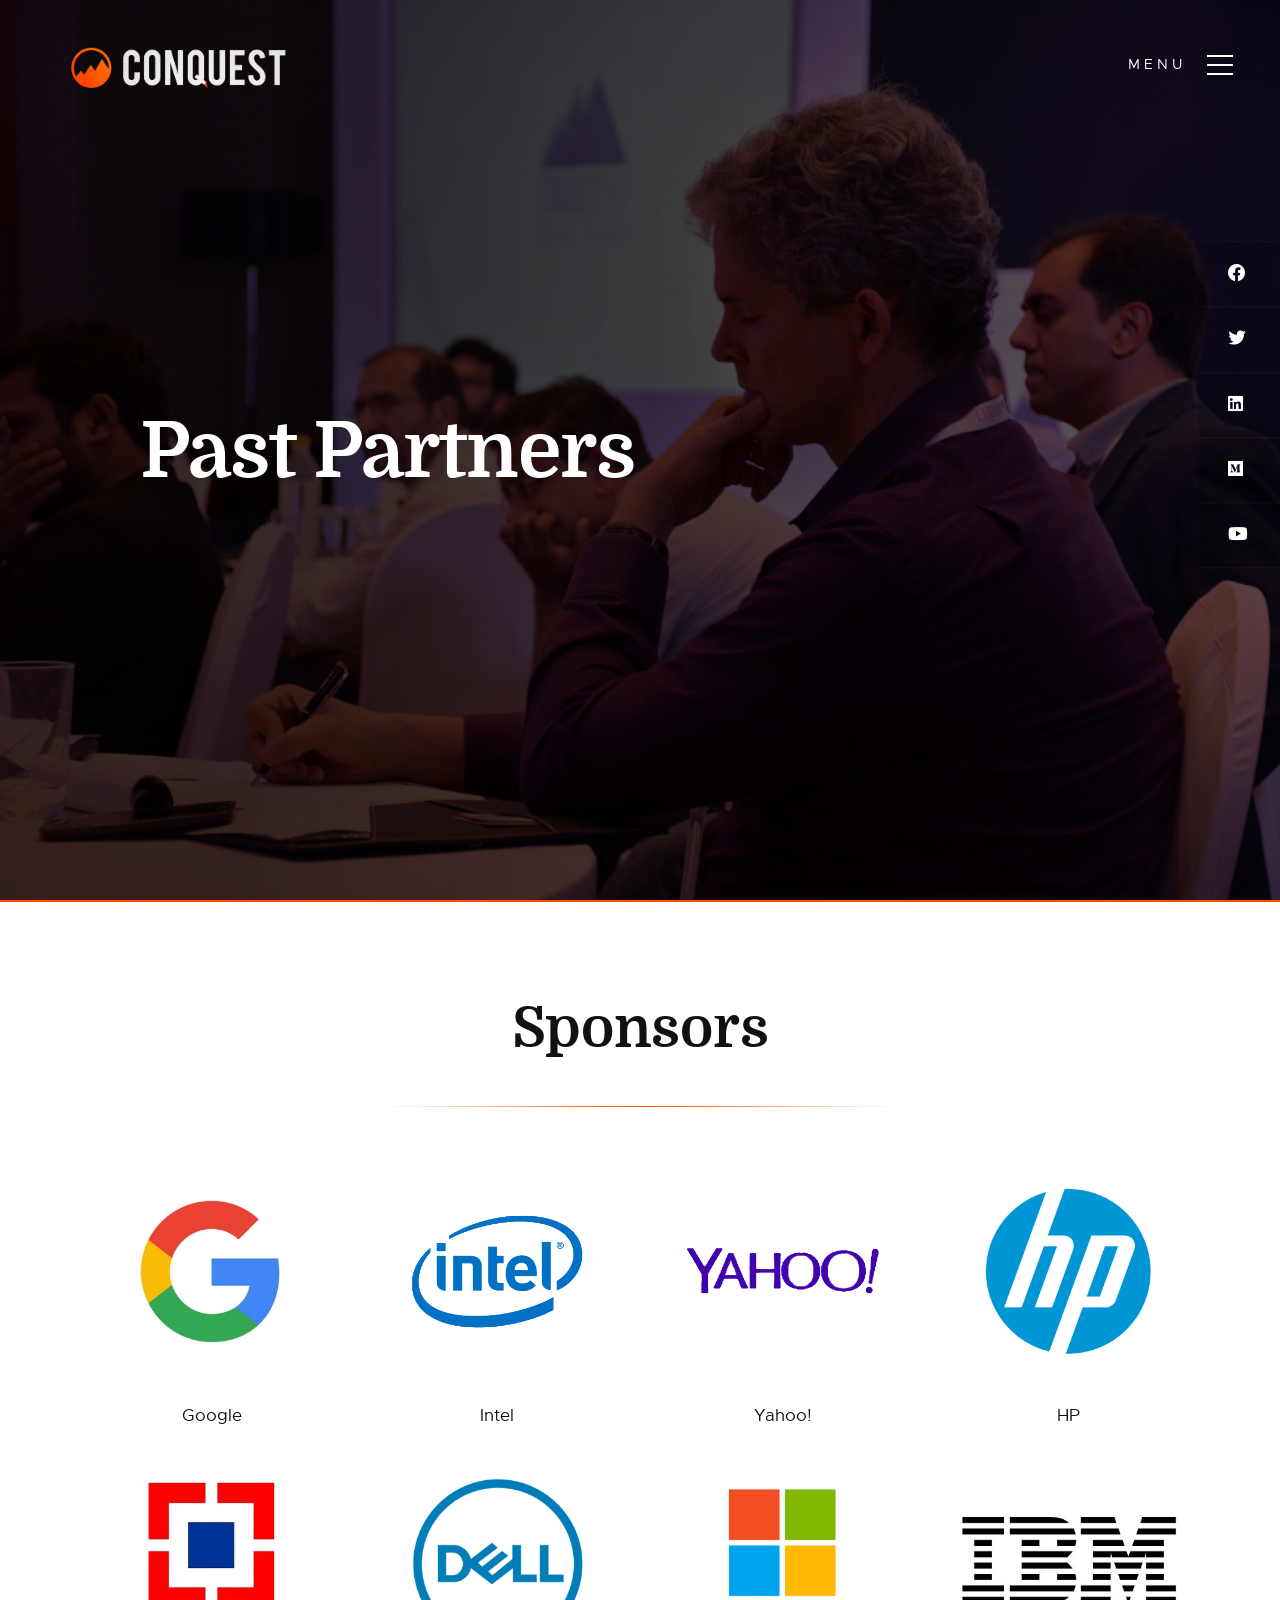
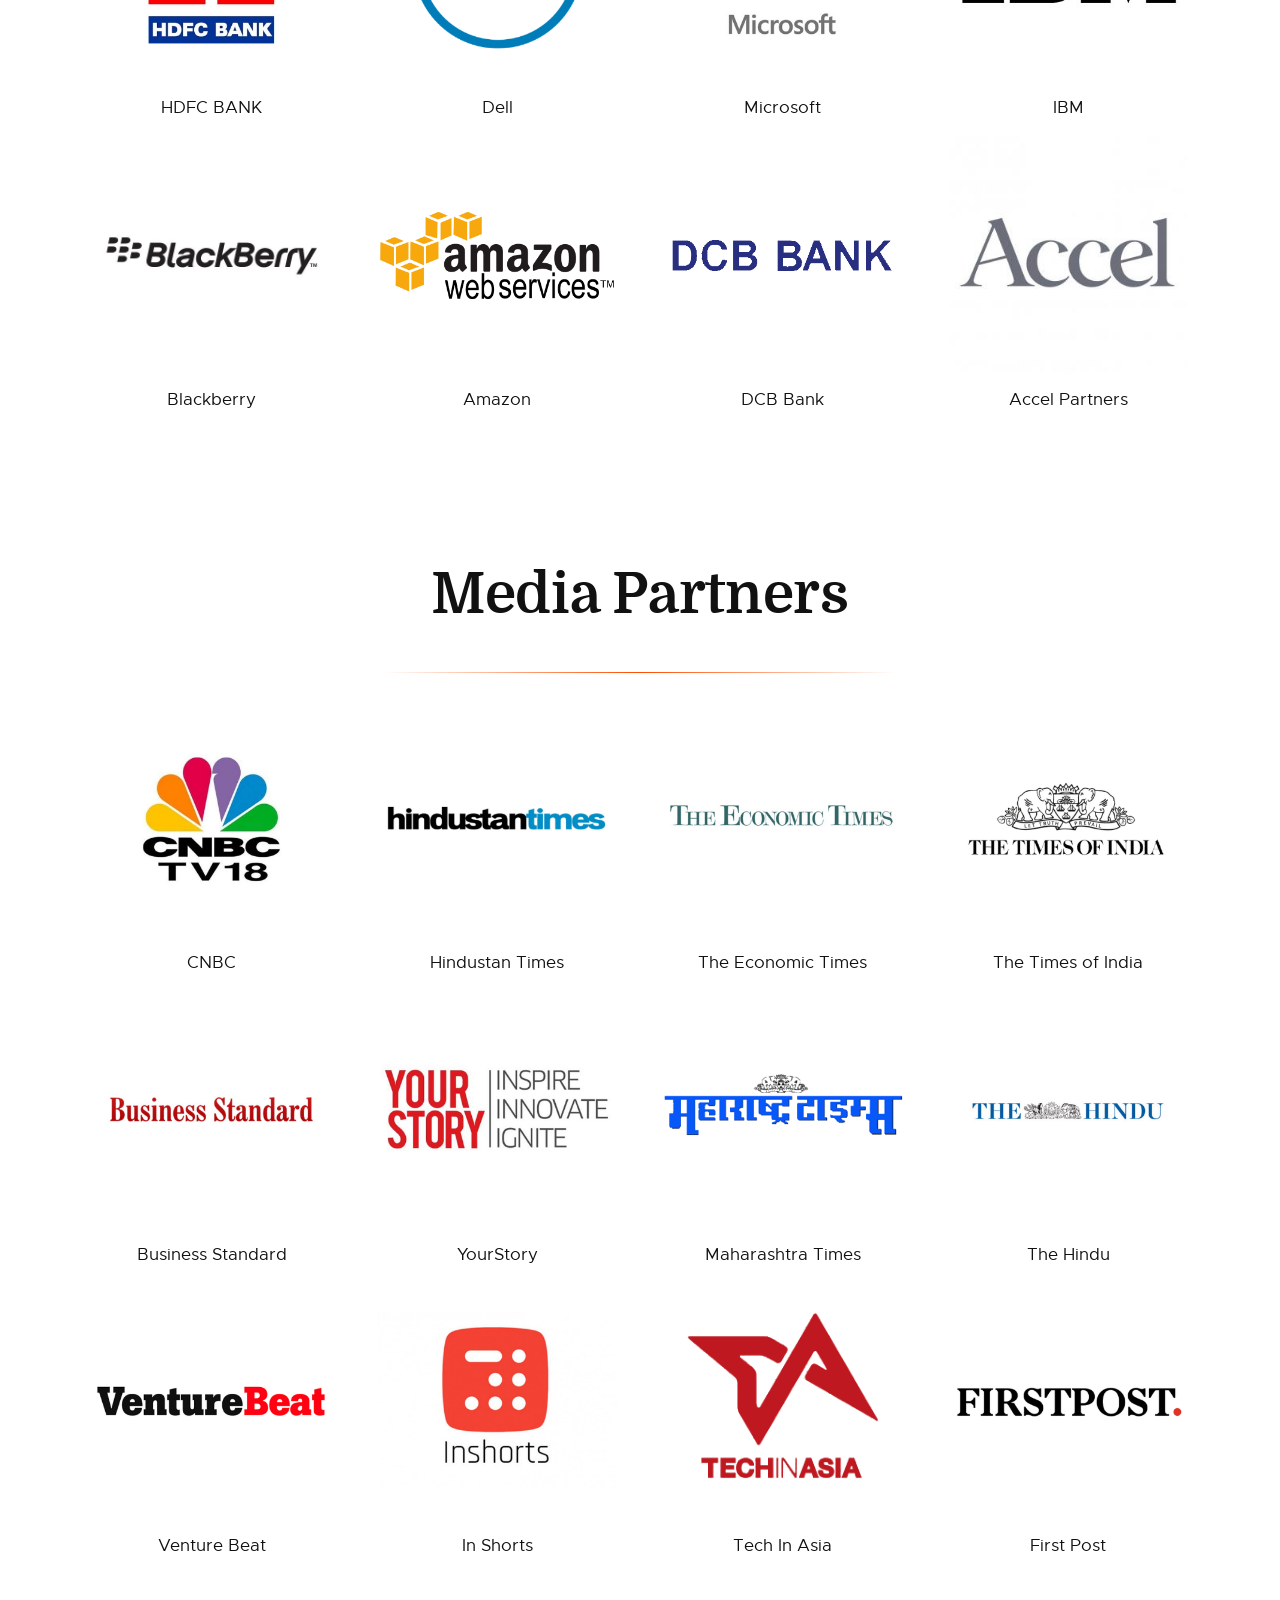
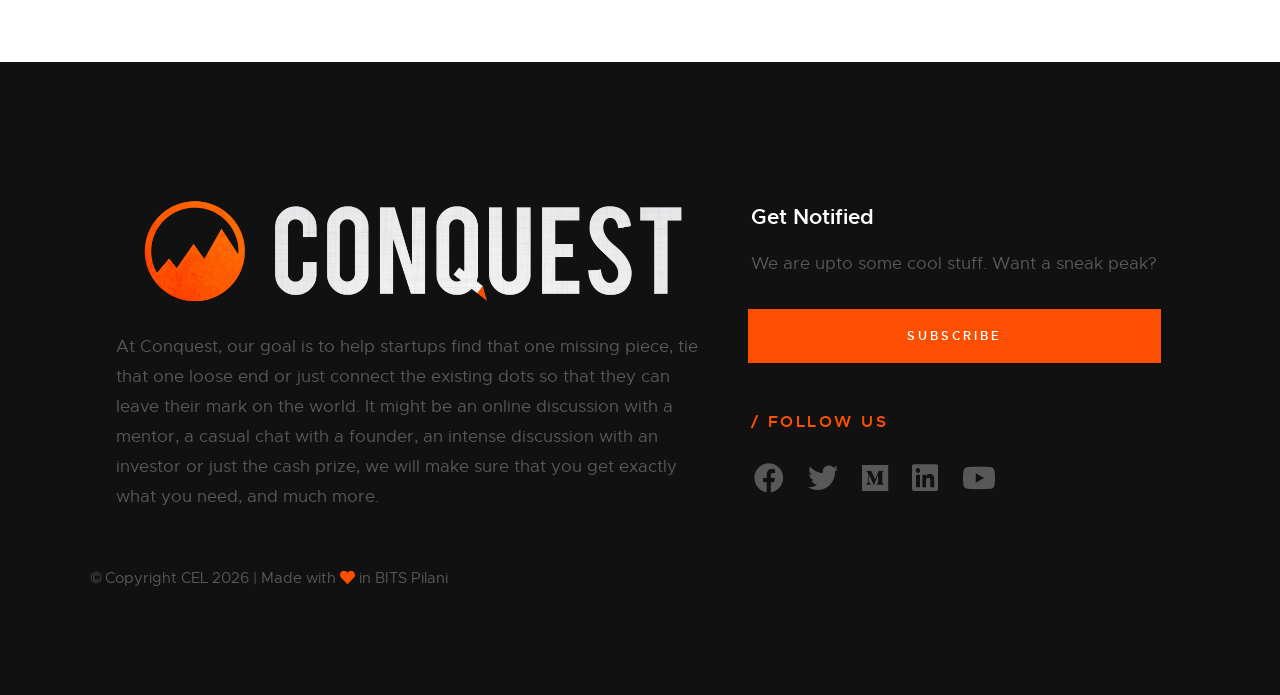
<file: past_sponsors.html>
<!DOCTYPE html>
<html class="no-js" lang="en">
<head>


    <!--- basic page needs
    ================================================== -->
    <meta charset="utf-8">
    <title>Conquest | Past Sponsors</title>
    <meta name="description" content="">
    <meta name="author" content="">


    <!-- mobile specific metas
    ================================================== -->
    <meta name="viewport" content="width=device-width, initial-scale=1">


    <!-- CSS
    ================================================== -->
    <link rel="stylesheet" href="css/base.css">
    <link rel="stylesheet" href="css/vendor.css">
    <link rel="stylesheet" href="css/main.css">

    <link rel="stylesheet" href="css/imagehover.min.css">

    <link rel="stylesheet" href="https://use.fontawesome.com/releases/v5.6.3/css/all.css" integrity="sha384-UHRtZLI+pbxtHCWp1t77Bi1L4ZtiqrqD80Kn4Z8NTSRyMA2Fd33n5dQ8lWUE00s/" crossorigin="anonymous">

<style type="text/css">
    hr.style-two-wide {
    border: 0;
    height: 1px;
    background-image: linear-gradient(to right, rgba(0, 0, 0, 0), #fc4f02, rgba(0, 0, 0, 0));
@media (max-width: 600px)
{
  .multbg-top-to-bottom-left
  {
    display: none;
  }
  .multbg-top-to-bottom
  {
    display: none;
  }
}
</style>

    <!-- script
    ================================================== -->
    <script src="js/modernizr.js"></script>
    <script src="js/pace.min.js"></script>

 
    <!-- favicons
    ================================================== -->
    <link rel="shortcut icon" href="./images/conquest-icon-orange.ico" type="image/x-icon">
    <link rel="icon" href="./images/conquest-icon-orange.ico" type="image/x-icon">
 
</head>

 

<body id="top" style="overflow-x: hidden">

 
    <!-- header
    ================================================== -->
    <header class="s-header">


        <div class="header-logo" style="width: 50%">
            <a class="site-logo" href="index.html">
                <img src="./images/branding-03.png" alt="Homepage" style="width: 37%">
            </a>
        </div> <!-- end header-logo -->

 

        <nav class="header-nav">

            <a href="#0" class="header-nav__close" title="close"><span>Close</span></a>

            <div class="header-nav__content">
                
                <h3>Navigation</h3>

               
                <ul class="header-nav__list">
                    <li><a href="index.html" title="home">Home</a></li>
                    <li><a href="index.html#about" title="home">About Us</a></li>
                    <li><a href="mentors.html">Mentors</a></li>
                    <li><a href="jury.html">Investors & Jury</a></li>
                    <li><a href="success_stories.html">Success Stories</a></li>
                    <li class="current"><a href="#" style="color: #fc4f02">Past Partners</a></li>
                    <li><a href="team.html">Team</a></li>
                    <li><a href="index.html#contact_us">Contact Us</a></li>
                </ul>

   
                <p>At Conquest, our goal is to help startups find that one missing piece, tie that one loose end or just connect the existing dots so that they can leave their mark on the world. It might be an online discussion with a mentor, a casual chat with a founder, an intense discussion with an investor or just the cash prize, we will make sure that you get exactly what you need, and much more.</p>


                <ul class="header-nav__social">

                    <li>
                        <a href="https://www.facebook.com/ConquestBITS/" target="_blank"><i class="fab fa-facebook"></i></a>
                    </li>

                    <li>
                        <a href="https://twitter.com/ConquestBITS" target="_blank"><i class="fab fa-twitter"></i></a>
                    </li>

                    <li>
                        <a href="https://medium.com/conquest" target="_blank"><i class="fab fa-medium"></i></a>
                    </li>

                    <li>
                        <a href="https://www.linkedin.com/company/conquest---bits/" target="_blank"><i class="fab fa-linkedin"></i></a>
                    </li>

                    <li>
                        <a href="https://www.youtube.com/channel/UCt4foktbytTA9-9ZgPfGFOA" target="_blank"><i class="fab fa-youtube"></i></a>
                    </li>

                </ul>

            </div> <!-- end header-nav__content -->

        </nav> <!-- end header-nav -->

 
        <a class="header-menu-toggle" href="#0" style="position: fixed; right: 2.8%">
            <span class="header-menu-icon"></span>
        </a>


    </header> <!-- end s-header -->

 

    <!-- home
    ================================================== -->
    <section id="home" class="s-home target-section" data-parallax="scroll" data-image-src="images/mentors.jpeg" data-natural-width=3000 data-natural-height=2000 data-position-y=top>


        <div class="shadow-overlay"></div>
 

        <div class="home-content">
 
            <div class="row home-content__main">

                <h1>Past Partners</h1>

            </div> <!-- end home-content__main -->

        </div> <!-- end home-content -->
 
        <ul class="home-sidelinks">

            <li><a  href="https://www.facebook.com/ConquestBITS/" target="_blank"><div class="fab fa-facebook fa-lg" style="margin: -50%;"></div></a></li>
            <li><a href="https://twitter.com/ConquestBITS" target="_blank"href="#services"><div class="fab fa-twitter fa-lg" style="margin: -50%;"></div></a></li>
            <li><a href="https://www.linkedin.com/company/conquest---bits/" target="_blank"><div class="fab fa-linkedin fa-lg" style="margin: -50%;"></div></a></li>
            <li><a href="https://medium.com/conquest fa-lg" target="_blank"><div class="fab fa-medium fa-lg" style="margin: -50%;"></div></a></li>
            <li><a href="https://www.youtube.com/channel/UCt4foktbytTA9-9ZgPfGFOA" target="_blank"><div class="fab fa-youtube fa-lg" style="margin: -50%;"></div></a></li>

        </ul> <!-- end home-sidelinks -->

    

    </section> <!-- end s-home -->

    <!-- works
    ================================================== -->
    <section id='works' class="s-works" style="background: #ffffff ; margin-bottom: -15%; border-top: 2px solid #fc4f02;">

        <div class="row section-header" data-aos="fade-up">
            <div class="col-full">
                <h1 class="display-1" style="text-align : center; margin-top: -8% ; margin-bottom: 1% ;color: #111111">Sponsors</h1>
            </div>
        </div> <!-- end section-header -->


        <div>
            <hr class="style-two" data-aos="fade-up" style="text : center; position: relative; left: 30%">
        </div>

<!-- **************************************Row starts************************************** -->

        <div class="row masonry-wrap" style="display: flex; flex-wrap: wrap; justify-content: center; ;width: 100vw">

            <div class="masonry__brick " data-aos="fade-up" style="padding: 0.8% ; background-color : #ffffff ;  margin: 1% ;margin-top : -2%; margin-bottom : -4%; ; width: 260px; ">
                
                <a href="https://www.google.com/" target="_blank">
                    
                        <img class="round" src="images/past_sponsor/google/1. aaue7maozjeuhnacqpcrb8z58jvorozfpaab_9nd7w=s900-mo-c-c0xffffffff-rj-k-no.jpg" alt="">
                    
                </a>
                <p style="text-align: center; color : #111111">Google</p>

            </div> <!-- end masonry__brick -->

 

            <div class="masonry__brick " data-aos="fade-up" style="padding: 0.8% ; background-color : #ffffff ;  margin: 1% ;margin-top : -2%; margin-bottom : -4%; ; width: 260px; ">
                
                <a href="https://www.intel.in/content/www/in/en/homepage.html" target="_blank">
                    
                        <img class="round" src="images/past_sponsor/intel/1. aaue7maxa9jup9rsbqaptit8gcinfldxtbeqkrpjdq=s900-mo-c-c0xffffffff-rj-k-no.jpg" alt="">
                    
                </a>

                <p style="text-align: center; color : #111111">Intel</p>
                
            </div> <!-- end masonry__brick -->

 

            <div class="masonry__brick " data-aos="fade-up" style="padding: 0.8% ; background-color : #ffffff ;  margin: 1% ;margin-top : -2%; margin-bottom : -4%; ; width: 260px; ">
                
                <a href="https://in.yahoo.com/" target="_blank">
                    
                        <img class="round" src="images/past_sponsor/yahoo/1. aaue7mbm_bo-8rkcunhawii2e9npdqs4pzegpbooma=s900-mo-c-c0xffffffff-rj-k-no.jpg" alt="">
                        
                </a>

                <p style="text-align: center; color : #111111">Yahoo!</p>
               

            </div> <!-- end masonry__brick -->

 

            <div class="masonry__brick " data-aos="fade-up" style="padding: 0.8% ; background-color : #ffffff ;  margin: 1% ;margin-top : -2%; margin-bottom : -4%; ; width: 260px; ">
                
                <a href="https://www.hpshopping.in/" target="_blank">
                    
                        <img class="round" src="images/past_sponsor/hp/path4.png" alt="">
                    
                </a>

                <p style="text-align: center; color : #111111">HP</p>
               

            </div> <!-- end masonry__brick -->

 
<!-- Row ends -->
<!-- **************************************Row starts************************************** -->


            <div class="masonry__brick " data-aos="fade-up" style="padding: 0.8% ; background-color : #ffffff ;  margin: 1% ; margin-bottom : -4%; ; width: 260px; ">
                
                <a href="https://www.hdfcbank.com/" target="_blank">
                    
                        <img class="round" src="images/past_sponsor/HDFC/hdfc_bank.jpg" alt="">
                    
                </a>

                <p style="text-align: center; color : #111111">HDFC BANK</p>
                

            </div> <!-- end masonry__brick -->

 

            <div class="masonry__brick " data-aos="fade-up" style="padding: 0.8% ; background-color : #ffffff ;  margin: 1% ; margin-bottom : -4%; ; width: 260px; ">
                
                <a href="https://www.dell.com/en-in" target="_blank">
                    
                        <img class="round" src="images/past_sponsor/dell/1. 1200px-dell_logo_2016.svg.png" alt="">
                    
                </a>

                <p style="text-align: center; color : #111111">Dell</p>
               
            </div> <!-- end masonry__brick -->

 

            <div class="masonry__brick " data-aos="fade-up" style="padding: 0.8% ; background-color : #ffffff ;  margin: 1% ; margin-bottom : -4%; ; width: 260px; ">
                
                <a href="https://www.microsoft.com/en-in" target="_blank">
                    
                        <img class="round" src="images/past_sponsor/microsoft/microsoft.png" alt="">
                    
                </a>

                <p style="text-align: center; color : #111111">Microsoft</p>
                

            </div> <!-- end masonry__brick -->

 

            <div class="masonry__brick " data-aos="fade-up" style="padding: 0.8% ; background-color : #ffffff ;  margin: 1% ; margin-bottom : -4%; ; width: 260px; ">

                <a href="https://www.ibm.com/in-en/" target="_blank">

                       <img class="round" src="images/past_sponsor/ibm/ibm.png" alt="">

                </a>

                <p style="text-align: center; color : #111111">IBM</p>

            </div> <!-- end masonry__brick -->

 

<!-- Row ends -->
<!-- **************************************Row starts************************************** -->
 

 

            <div class="masonry__brick " data-aos="fade-up" style="padding: 0.8% ; background-color : #ffffff ;  margin: 1% ; width: 260px; ">
                
                <a href="https://blackberrymobile.com/" target="_blank">
                    
                        <img class="round" src="images/past_sponsor/blackberry/BlackBerry-Logo.jpg" alt="">
                    
                </a>

                <p style="text-align: center; color : #111111">Blackberry</p>
               

            </div> <!-- end masonry__brick -->

 

            <div class="masonry__brick " data-aos="fade-up" style="padding: 0.8% ; background-color : #ffffff ;  margin: 1% ; width: 260px; ">
                
                <a href="https://www.amazon.in/" target="_blank">
                    
                        <img class="round" src="images/past_sponsor/amazonwebservices/1. amazonwebservices_logo.png" alt="">
                    
                </a>

                <p style="text-align: center; color : #111111">Amazon</p>
               

            </div> <!-- end masonry__brick -->

 

            <div class="masonry__brick " data-aos="fade-up" style="padding: 0.8% ; background-color : #ffffff ;  margin: 1% ; width: 260px; ">
                
                <a href="https://www.dcbbank.com/" target="_blank">
                    
                        <img class="round" src="images/past_sponsor/DCB/DCB.png" alt="">
                    
                </a>

                <p style="text-align: center; color : #111111">DCB Bank</p>
               

            </div> <!-- end masonry__brick -->

 

            <div class="masonry__brick " data-aos="fade-up" style="padding: 0.8% ; background-color : #ffffff ;  margin: 1% ; width: 260px; ">
                
                <a href="https://www.accel.com/" target="_blank">
                    
                        <img class="round" src="images/past_sponsor/accelpartners/1. 31486_a75d1f3abfedb40ee3f7a483a2a37ef6e0f1fdff_accel-partners_m.jpg" alt="">
                        
                </a>

                <p style="text-align: center; color : #111111">Accel Partners</p>
                

            </div> <!-- end masonry__brick -->
        </div>

 

<!-- Row ends -->
<!-- **************************************Row starts************************************** -->
            
    <!-- works
    ================================================== -->
    <section id='works' class="s-works" style="background: #ffffff ; margin-bottom: -15%">

        <div class="row section-header" data-aos="fade-up">
            <div class="col-full">
                <h1 class="display-1" style="text-align : center; margin-top: -8% ; margin-bottom: -8% ;color: #111111">Media Partners</h1>
            </div>
        </div> <!-- end section-header -->


        <div>
            <hr class="style-two" data-aos="fade-up" style="text : center; position: relative; left: 30%">
        </div>

        <div class="row masonry-wrap" style="display: flex; flex-wrap: wrap; justify-content: center; ;width: 100vw">

            <div class="masonry__brick " data-aos="fade-up" style="padding: 0.8% ; background-color : #ffffff ;  margin: 1% ; margin-top: -3.5%; margin-bottom : -4%; ; width: 260px; ">
                
                <a href="https://www.cnbc.com/" target="_blank">
                        <img class="round" src="images/media_partner/CNBC/1. cnbc.jpg" alt="">
                </a>

                <p style="text-align: center; color : #111111">CNBC</p>
                

            </div> <!-- end masonry__brick -->

 

            <div class="masonry__brick " data-aos="fade-up" style="padding: 0.8% ; background-color : #ffffff ;  margin: 1% ; margin-top: -3.5%; margin-bottom : -4%; ; width: 260px; ">
                
                <a href="https://www.hindustantimes.com/" target="_blank">
                        <img class="round" src="images/media_partner/HindustanTimes/Untitled design (1).png" alt="">
                </a>

                <p style="text-align: center; color : #111111">Hindustan Times</p>
             

            </div> <!-- end masonry__brick -->

 

            <div class="masonry__brick " data-aos="fade-up" style="padding: 0.8% ; background-color : #ffffff ;  margin: 1% ; margin-top: -3.5%; margin-bottom : -4%; ; width: 260px; ">

                <a href="https://economictimes.indiatimes.com/" target="_blank">
                       <img class="round" src="images/media_partner/TheEconomicTimes/Untitled design (1).png" alt="">
                </a>

                <p style="text-align: center; color : #111111">The Economic Times</p>
                
            </div> <!-- end masonry__brick -->

 

            <div class="masonry__brick " data-aos="fade-up" style="padding: 0.8% ; background-color : #ffffff ;  margin: 1% ; margin-top: -3.5%; margin-bottom : -4%; ; width: 260px; ">
                
                <a href="https://timesofindia.indiatimes.com/" target="_blank">
                        <img class="round" src="images/media_partner/TheTimesofIndia/Untitled design (1).png" alt="">
                </a>

                <p style="text-align: center; color : #111111">The Times of India</p>
               
            </div> <!-- end masonry__brick -->

 

<!-- Row ends -->
<!-- **************************************Row starts************************************** -->


            <div class="masonry__brick " data-aos="fade-up" style="padding: 0.8% ; background-color : #ffffff ;  margin: 1% ; margin-bottom : -4%; ; width: 260px; ">
                
                <a href="https://www.business-standard.com/" target="_blank">
                    
                        <img class="round" src="images/media_partner/Business Standard/Untitled design (1).png" alt="">
                        
                </a>

                <p style="text-align: center; color : #111111">Business Standard</p>
                
            </div> <!-- end masonry__brick -->

 

            <div class="masonry__brick " data-aos="fade-up" style="padding: 0.8% ; background-color : #ffffff ;  margin: 1% ; margin-bottom : -4%; ; width: 260px; ">
                
                <a href="https://yourstory.com/" target="_blank">
                    
                        <img class="round" src="images/media_partner/YourStory/Untitled design (1).png" alt="">
                        
                </a>

                <p style="text-align: center; color : #111111">YourStory</p>
               
            </div> <!-- end masonry__brick -->

 

            <div class="masonry__brick " data-aos="fade-up" style="padding: 0.8% ; background-color : #ffffff ;  margin: 1% ; margin-bottom : -4%; ; width: 260px; ">
                
                <a href="https://maharashtratimes.indiatimes.com/" target="_blank">
                    
                        <img class="round" src="images/media_partner/MaharashtraTimes/Untitled design (1).png" alt="">
                    
                </a>

                <p style="text-align: center; color : #111111">Maharashtra Times</p>
              
            </div> <!-- end masonry__brick -->

 

            <div class="masonry__brick " data-aos="fade-up" style="padding: 0.8% ; background-color : #ffffff ;  margin: 1% ; margin-bottom : -4%; ; width: 260px; ">
                
                <a href="https://www.thehindu.com/" target="_blank">
                    
                        <img class="round" src="images/media_partner/The hindu/Untitled design (1).png" alt="">
                    
                </a>

                <p style="text-align: center; color : #111111">The Hindu</p>
                
            </div> <!-- end masonry__brick -->

 

<!-- Row ends -->
<!-- **************************************Row starts************************************** -->

  

            <div class="masonry__brick " data-aos="fade-up" style="padding: 0.8% ; background-color : #ffffff ;  margin: 1% ; width: 260px; ">
                
                <a href="https://venturebeat.com/" target="_blank">
                    
                        <img class="round" src="images/media_partner/VentureBeat/Untitled design (1).png" alt="">
                        
                </a>

                <p style="text-align: center; color : #111111">Venture Beat</p>

            </div> <!-- end masonry__brick -->

 

            <div class="masonry__brick " data-aos="fade-up" style="padding: 0.8% ; background-color : #ffffff ;  margin: 1% ; width: 260px; ">
                
                <a href="https://inshorts.com/en/read" target="_blank">
                    
                        <img class="round" src="images/media_partner/inshorts/Untitled design (1).png" alt="">
                        
                </a>

                <p style="text-align: center; color : #111111">In Shorts</p>

            </div> <!-- end masonry__brick -->

 

            <div class="masonry__brick " data-aos="fade-up" style="padding: 0.8% ; background-color : #ffffff ;  margin: 1% ; width: 260px; ">
                
                <a href="https://www.techinasia.com/" target="_blank">
                    
                        <img class="round" src="images/media_partner/TechInAsia/1. ydro07xm.jpg" alt="">
                        
                </a>

                <p style="text-align: center; color : #111111">Tech In Asia</p>

            </div> <!-- end masonry__brick -->

 

            <div class="masonry__brick " data-aos="fade-up" style="padding: 0.8% ; background-color : #ffffff ;  margin: 1% ; width: 260px; ">

                <a href="https://www.firstpost.com/" target="_blank">

                       <img class="round" src="images/media_partner/Firstpost/Untitled design (1).png" alt="">

                </a>

                <p style="text-align: center; color : #111111">First Post</p>

            </div> <!-- end masonry__brick -->



        </div> <!-- end masonry-wrap -->
    <!-- Row ends -->
    </section>


<!-- Footer -->
    <section id="contact" class="s-contact" style="margin-bottom: -50% ; background-color: #111111 ; ">


        <div class="row" style="margin-top: -10%; width: 85%">

            <div class="col-seven tab-full left footer-desc" style="margin-top: 3%">

                <div class="footer-logo"><img src="./images/branding-03.png"></div>

                <p>At Conquest, our goal is to help startups find that one missing piece, tie that one loose end or just connect the existing dots so that they can leave their mark on the world. It might be an online discussion with a mentor, a casual chat with a founder, an intense discussion with an investor or just the cash prize, we will make sure that you get exactly what you need, and much more.</p>

            </div>

            <div class="col-five tab-full right footer-subscribe" style="border-top: ">

                <h4 style="color: white">Get Notified</h4>
                <p>We are upto some cool stuff. Want a sneak peak?</p>

                <div class="contact-subscribe">

                    <form id="mc-form" class="group mc-form" novalidate="true">
                        <input type="email" value="" name="EMAIL" class="email" id="mc-email" placeholder="Email Address" required="">
                        <input type="submit" name="subscribe" value="Subscribe">
                        <label for="mc-email" class="subscribe-message"></label>
                    </form>

                </div> <!-- end contact-subscribe -->

                <h3 class="subhead subhead--light">Follow Us</h3>

                <ul class="contact-social">
                    <li>
                        <a href="https://www.facebook.com/ConquestBITS/" target="_blank"><i class="fab fa-facebook"></i></a>
                    </li>

                    <li>
                        <a href="https://twitter.com/ConquestBITS" target="_blank"><i class="fab fa-twitter"></i></a>
                    </li>

                    <li>
                        <a href="https://medium.com/conquest" target="_blank"><i class="fab fa-medium"></i></a>
                    </li>

                    <li>
                        <a href="https://www.linkedin.com/company/conquest---bits/" target="_blank"><i class="fab fa-linkedin"></i></a>
                    </li>
                   
                    <li>
                        <a href="https://www.youtube.com/channel/UCt4foktbytTA9-9ZgPfGFOA" target="_blank"><i class="fab fa-youtube"></i></a>
                    </li>
                </ul>

            </div>
        </div>

        <div class="row">

            <div class="col-full middle  tab-full cl-copyright">

                <span>&copy; Copyright CEL <script>document.write(new Date().getFullYear());</script> | Made with <i class="fa fa-heart" aria-hidden="true" style="color: #fc4f02"></i> in BITS Pilani</span>

            </div>

        </div>

        <div class="cl-go-top" >

            <a class="smoothscroll" title="Back to Top" href="#top"><i class="icon-arrow-up" aria-hidden="true"></i></a>

        </div>
    </section> <!-- end s-contact -->

 

    <!-- preloader
    ================================================== -->
    <div id="preloader">
        <div id="loader" style="background-image: url(./images/logo-stroke2.png); background-size: cover;">       
        </div>
    </div>



    <!-- Java Script
    ================================================== -->
    <script src="js/jquery-3.2.1.min.js"></script>
    <script src="js/plugins.js"></script>
    <script src="js/main.js"></script>

 
</body>

</html>
</file>
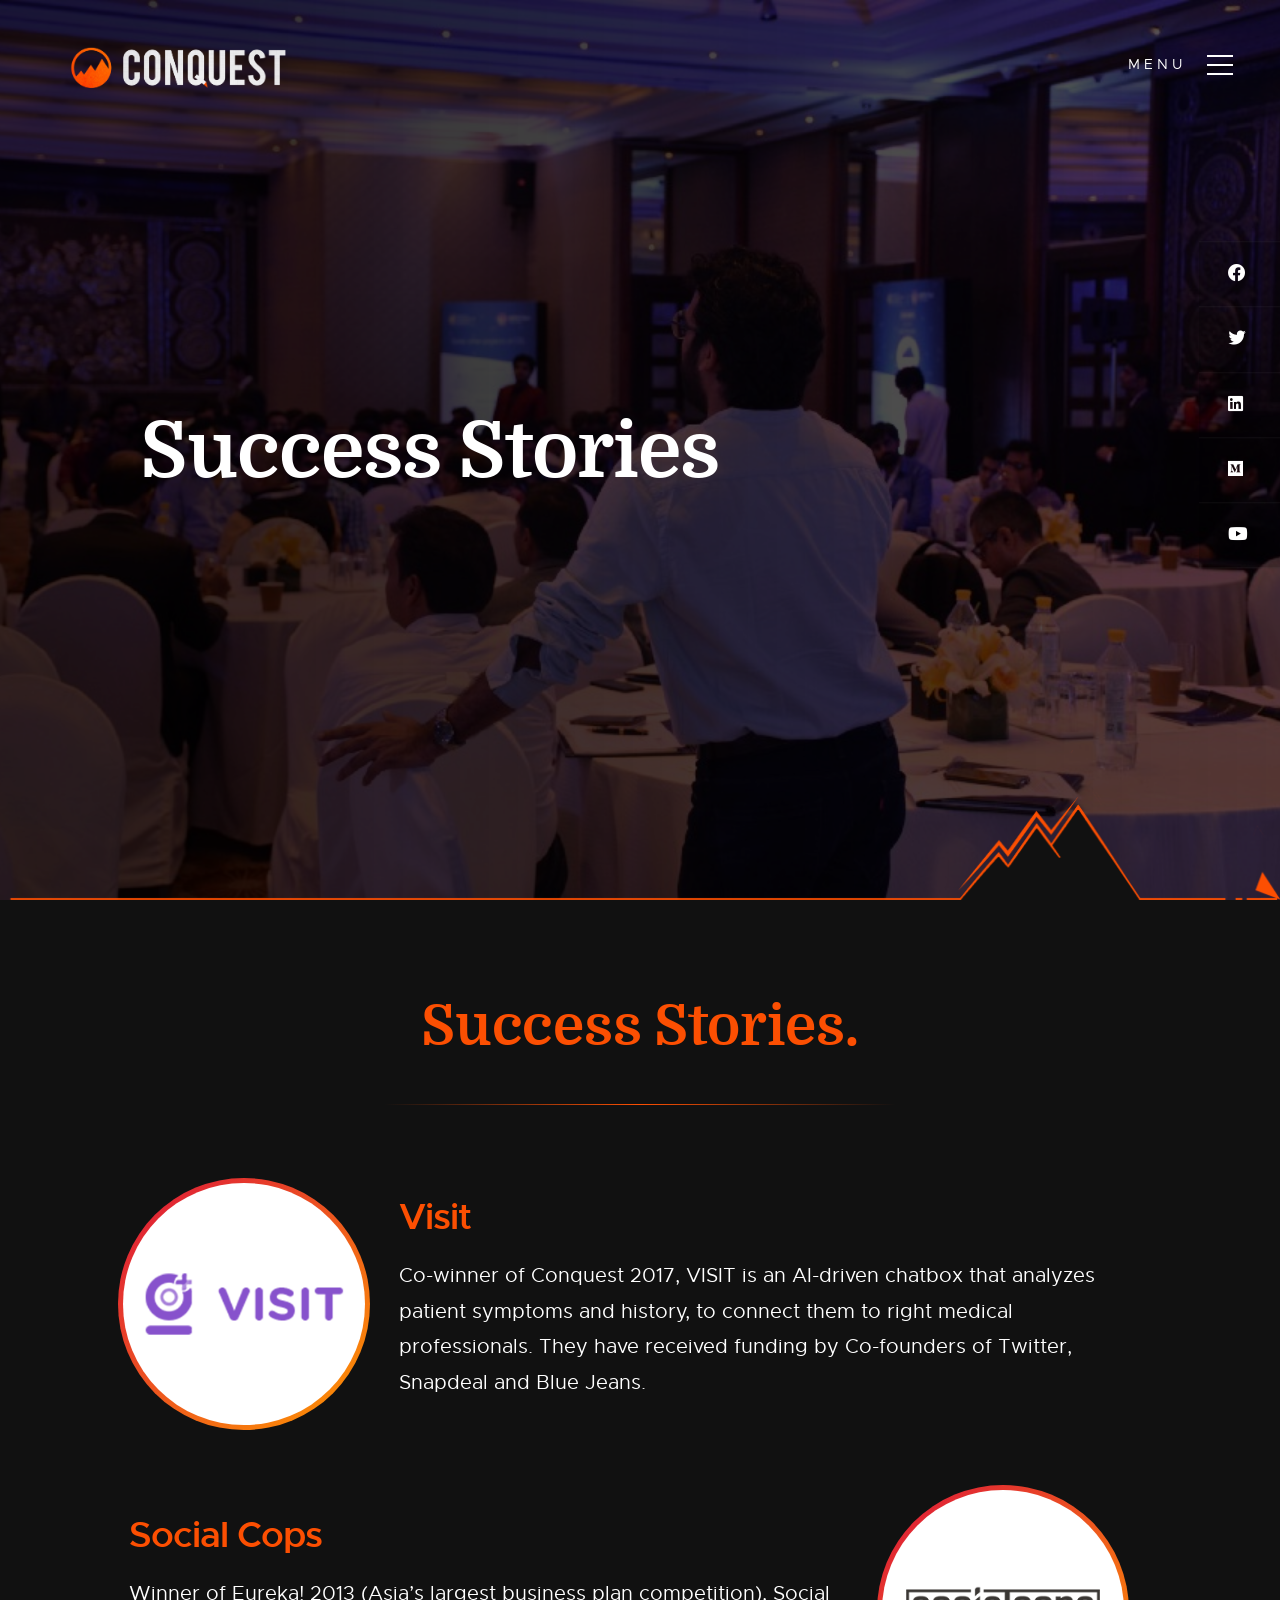
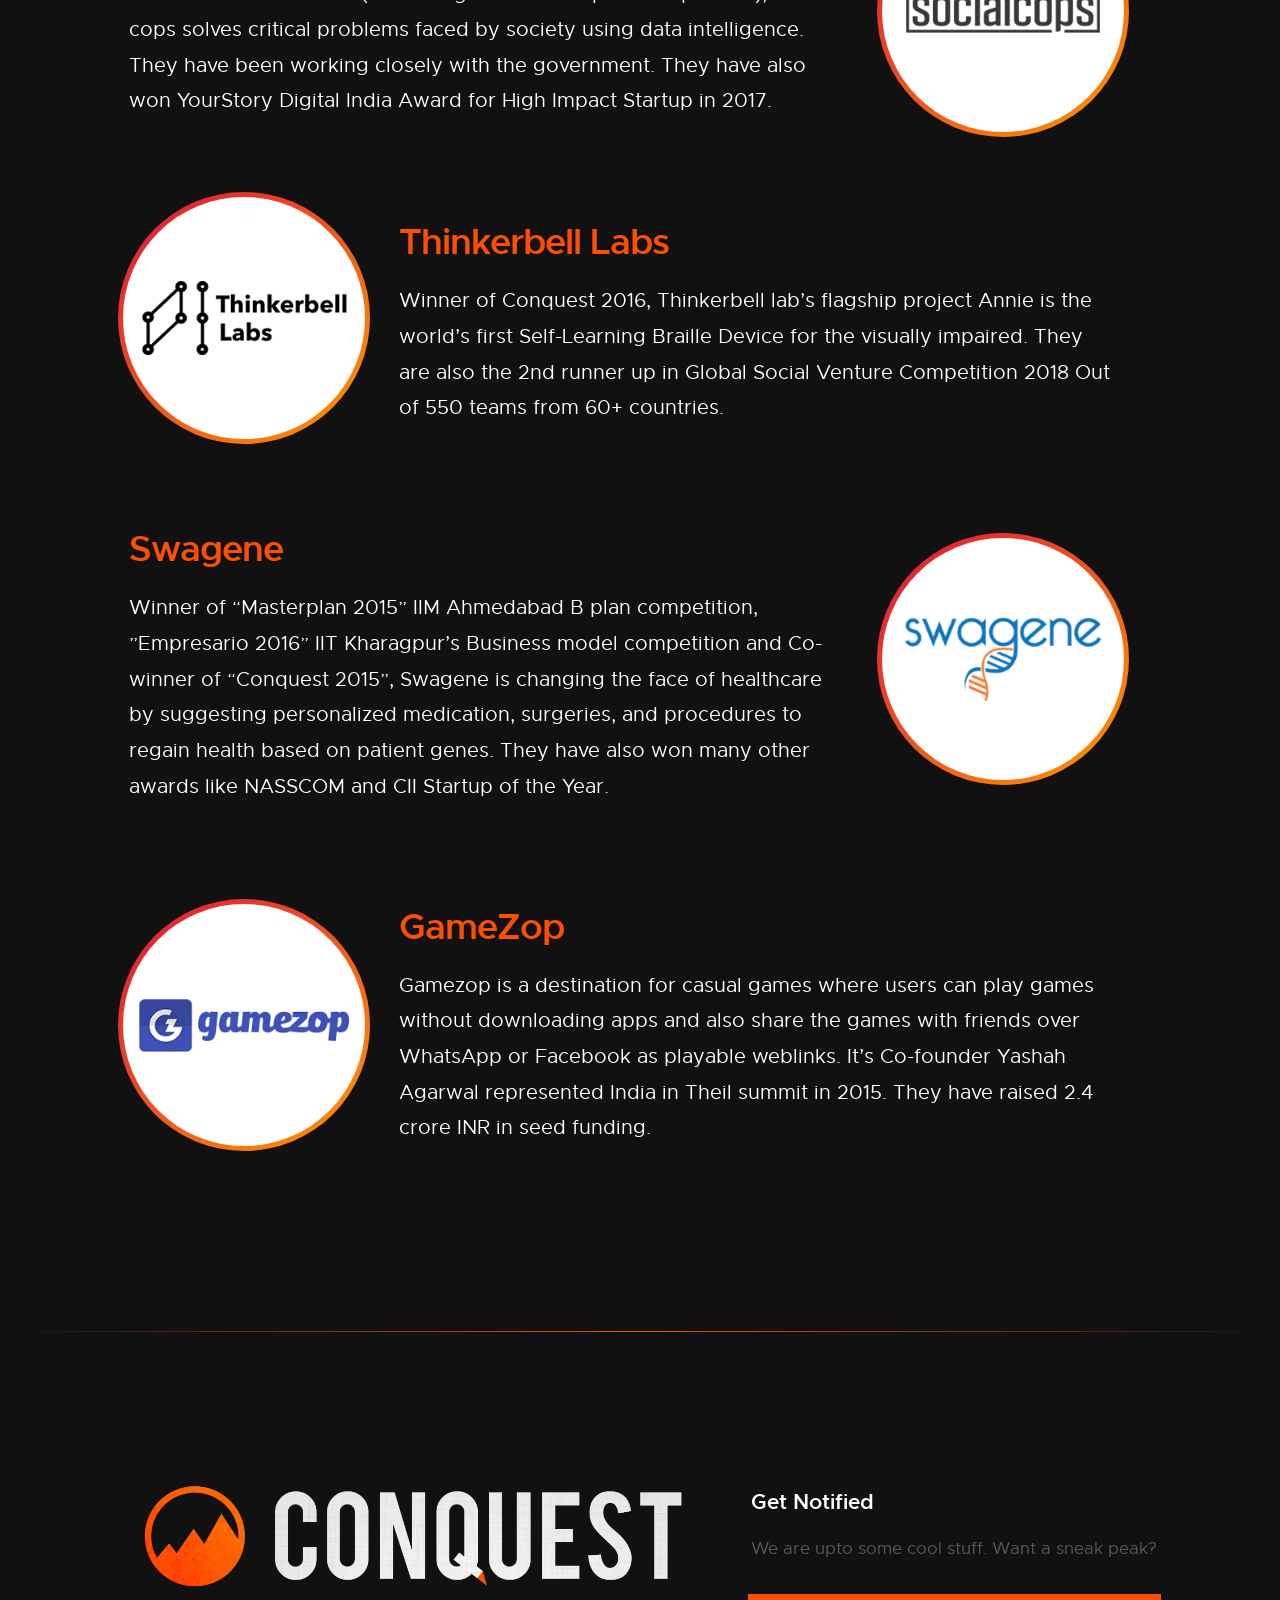
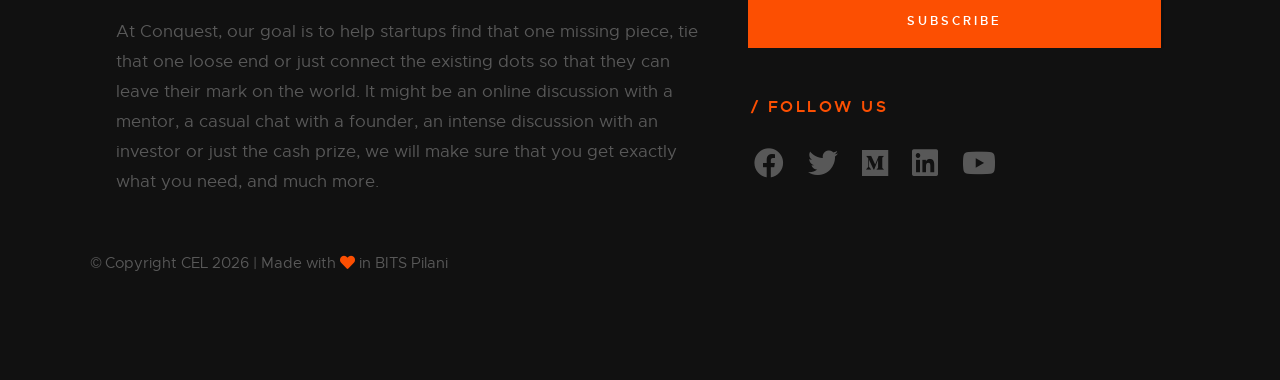
<file: success_stories.html>
<!DOCTYPE html>
<html class="no-js" lang="en">
<head>


    <!--- basic page needs
    ================================================== -->
    <meta charset="utf-8">
    <title>Conquest | Success Stories</title>
    <meta name="description" content="">
    <meta name="author" content="">


    <!-- mobile specific metas
    ================================================== -->
    <meta name="viewport" content="width=device-width, initial-scale=1">


    <!-- CSS
    ================================================== -->
    <link rel="stylesheet" href="css/base.css">
    <link rel="stylesheet" href="css/vendor.css">
    <link rel="stylesheet" href="css/main.css">

    <link rel="stylesheet" type="text/css" href="our.css">
    <link rel="stylesheet" href="css/imagehover.min.css">

    <link rel="stylesheet" href="https://use.fontawesome.com/releases/v5.6.3/css/all.css" integrity="sha384-UHRtZLI+pbxtHCWp1t77Bi1L4ZtiqrqD80Kn4Z8NTSRyMA2Fd33n5dQ8lWUE00s/" crossorigin="anonymous">


    <!-- script
    ================================================== -->
    <script src="js/modernizr.js"></script>
    <script src="js/pace.min.js"></script>

 
    <!-- favicons
    ================================================== -->
    <link rel="shortcut icon" href="./images/conquest-icon-orange.ico" type="image/x-icon">
    <link rel="icon" href="./images/conquest-icon-orange.ico" type="image/x-icon">
 
</head>

<body id="top" style="overflow-x: hidden;">
 
    <!-- header
    ================================================== -->
    <header class="s-header">


        <div class="header-logo" style="width: 50%">
            <a class="site-logo" href="index.html">
                <img src="./images/branding-03.png" alt="Homepage" style="width: 37%">
            </a>
        </div> <!-- end header-logo -->

 

        <nav class="header-nav">

            <a href="#0" class="header-nav__close" title="close"><span>Close</span></a>

            <div class="header-nav__content">
                
                <h3>Navigation</h3>

                <ul class="header-nav__list">
                    <li><a href="index.html" title="home">Home</a></li>
                    <li><a href="index.html#about" title="home">About Us</a></li>
                    <li><a href="mentors.html">Mentors</a></li>
                    <li><a href="jury.html">Investors & Jury</a></li>
                    <li class="current"><a href="#" style="color: #fc4f02">Success Stories</a></li>
                    <li><a href="past_sponsors.html">Past Partners</a></li>
                    <li><a href="team.html">Team</a></li>
                    <li><a href="index.html#contact_us">Contact Us</a></li>
                </ul>

                <p>At Conquest, our goal is to help startups find that one missing piece, tie that one loose end or just connect the existing dots so that they can leave their mark on the world. It might be an online discussion with a mentor, a casual chat with a founder, an intense discussion with an investor or just the cash prize, we will make sure that you get exactly what you need, and much more.</p>

                <ul class="header-nav__social">

                    <li>
                        <a href="https://www.facebook.com/ConquestBITS/" target="_blank"><i class="fab fa-facebook"></i></a>
                    </li>

                    <li>
                        <a href="https://twitter.com/ConquestBITS" target="_blank"><i class="fab fa-twitter"></i></a>
                    </li>

                    <li>
                        <a href="https://medium.com/conquest" target="_blank"><i class="fab fa-medium"></i></a>
                    </li>

                    <li>
                        <a href="https://www.linkedin.com/company/conquest---bits/" target="_blank"><i class="fab fa-linkedin"></i></a>
                    </li>

                    <li>
                        <a href="https://www.youtube.com/channel/UCt4foktbytTA9-9ZgPfGFOA" target="_blank"><i class="fab fa-youtube"></i></a>
                    </li>

                </ul>

            </div> <!-- end header-nav__content -->

        </nav> <!-- end header-nav -->

 
        <a class="header-menu-toggle" href="#0" style="position: fixed; right: 2.8%">
            <span class="header-menu-icon"></span>
        </a>


    </header> <!-- end s-header -->



    <!-- home
    ================================================== -->
    <section id="home" class="s-home target-section" data-parallax="scroll" data-image-src="images/success.jpeg" data-natural-width=3000 data-natural-height=2000 data-position-y=top>


        <div class="shadow-overlay"></div>
 

        <div class="home-content">
 
            <div class="row home-content__main">

                <h1>Success Stories</h1>

            </div> <!-- end home-content__main -->

        </div> <!-- end home-content -->
 
        <ul class="home-sidelinks">

            <li><a  href="https://www.facebook.com/ConquestBITS/" target="_blank"><div class="fab fa-facebook fa-lg" style="margin: -50%;"></div></a></li>
            <li><a href="https://twitter.com/ConquestBITS" target="_blank"href="#services"><div class="fab fa-twitter fa-lg" style="margin: -50%;"></div></a></li>
            <li><a href="https://www.linkedin.com/company/conquest---bits/" target="_blank"><div class="fab fa-linkedin fa-lg" style="margin: -50%;"></div></a></li>
            <li><a href="https://medium.com/conquest fa-lg" target="_blank"><div class="fab fa-medium fa-lg" style="margin: -50%;"></div></a></li>
            <li><a href="https://www.youtube.com/channel/UCt4foktbytTA9-9ZgPfGFOA" target="_blank"><div class="fab fa-youtube fa-lg" style="margin: -50%;"></div></a></li>

        </ul> <!-- end home-sidelinks -->

    <div style="position: absolute; bottom: 0%; left: 0%; width: 100vw;"><img style="position: absolute; bottom: 0%" src="./images/mountains-grey.png"></div>

    </section> <!-- end s-home -->


    <!-- works
    ================================================== -->
    <section id='works' class="s-works" style="background: #111111; margin-bottom: -12%">

        <div class="row section-header" data-aos="fade-up">
            <div class="col-full">
                <h1 class="display-1" style="position: relative ;text-align : center; margin-top: -8% ; margin-bottom : -5%;color: #fc4f02;">Success Stories.</h1>
            </div>
        </div> <!-- end section-header -->

        <div style="margin-bottom: 5%">
            <hr class="style-two" data-aos="fade-up" style="text : center; position: relative; left: 30%;">
        </div>

        <div class="row success" style="margin-bottom: 3% ; position: relative; ">

            <div class="col-four tab-full multbg-top-to-bottom-left" data-aos="fade-up" style="padding: 0.8% ; background-color : #111111 ; width: 270px;">
                <img class="round" src="images/success_stories/visit_square.png">
            </div>

            <div class="col-eight tab-full" style="margin-top: -3%">
                <h1 data-aos="fade-up" style="color: #fc4f02">Visit</h1>
                <p class="lead" data-aos="fade-up" style="font-size : 130%; color: white; font-size: 120%;">
                Co-winner of Conquest 2017, VISIT is an AI-driven chatbox that analyzes patient symptoms and history, to connect them to right medical professionals. They have received funding by Co-founders of Twitter, Snapdeal and Blue Jeans. 
                </p>
                
            </div>

        </div>

        <div class="row success" style="margin-bottom: 3% ; position: relative; ; display: flex; flex-wrap: wrap; flex-direction: row-reverse; ">

        	<div  id="onphone-socialcops">
        		<div class="col-four tab-full multbg-top-to-bottom" data-aos="fade-up" style="padding: 0.8% ; background-color : #111111 ;   width: 270px">
	                <img class="round" src="images/success_stories/socialcops_square.png">
	            </div>
        		<div class="col-eight tab-full" style="margin-top: -3%">
	                <h1 data-aos="fade-up" style="color: #fc4f02">Social Cops</h1>
	                <p class="lead" data-aos="fade-up" style="font-size : 130%; color: white; font-size: 120%;">
	                Winner of Eureka! 2013 (Asia’s largest business plan competition), Social cops solves critical problems faced by society using data intelligence. They have been working closely with the government. They have also won YourStory Digital India Award for High Impact Startup in 2017. 
	                </p>
	                
	            </div>
        	</div>
        	<div id="oncomputer-socialcops">
	            <div class="col-eight tab-full" style="margin-top: -3%">
	                <h1 data-aos="fade-up" style="color: #fc4f02">Social Cops</h1>
	                <p class="lead" data-aos="fade-up" style="font-size : 130%; color: white; font-size: 120%;">
	                Winner of Eureka! 2013 (Asia’s largest business plan competition), Social cops solves critical problems faced by society using data intelligence. They have been working closely with the government. They have also won YourStory Digital India Award for High Impact Startup in 2017. 
	                </p>
	                
	            </div>

	            <div class="col-four tab-full multbg-top-to-bottom" data-aos="fade-up" style="padding: 0.8% ; background-color : #111111 ; margin-top: -1%; width: 270px">
	                <img class="round" src="images/success_stories/socialcops_square.png">
	            </div>
        	</div>

        </div>


        <div class="row success" style="margin-bottom: 3% ; position: relative; ">

            <div class="col-four tab-full multbg-top-to-bottom-left" data-aos="fade-up" style="padding: 0.8% ; background-color : #111111; margin-top: -1% ; width: 270px">
                <img class="round" src="images/success_stories/thinkerbell_square.png">
            </div>

            <div class="col-eight tab-full" style="margin-top: -3%">
                <h1 data-aos="fade-up" style="color: #fc4f02">Thinkerbell Labs</h1>
                <p class="lead" data-aos="fade-up" style="font-size : 130%; color: white; font-size: 120%;">
               Winner of Conquest 2016, Thinkerbell lab’s flagship project Annie is the world’s first Self-Learning Braille Device for the visually impaired. They are also the 2nd runner up in Global Social Venture Competition 2018 Out of 550 teams from 60+ countries. 
                </p>
                
            </div>

        </div>


        <div class="row success" style="margin-bottom: 3% ; position: relative; ">

        <div id="onphone-swagene">
        	<div class="col-four tab-full multbg-top-to-bottom" data-aos="fade-up" style="padding: 0.8% ; background-color : #111111 ;  margin: 1%; width: 270px">
                <img class="round" src="images/success_stories/swagene_square.png">
            </div>
            
            <div class="col-eight tab-full" style="margin-top: -3%">
                <h1 data-aos="fade-up" style="color: #fc4f02">Swagene</h1>
                <p class="lead" data-aos="fade-up" style="font-size : 130%; color: white; font-size: 120%;">
                Winner of “Masterplan 2015” IIM Ahmedabad B plan competition, ”Empresario 2016” IIT Kharagpur’s Business model competition and Co-winner of “Conquest 2015”, Swagene is changing the face of healthcare by suggesting personalized medication, surgeries, and procedures to regain health based on patient genes. They have also won many other awards like NASSCOM and CII Startup of the Year. 
                </p>
                
            </div>

        </div>
        <div id="oncomputer-swagene">
            <div class="col-eight tab-full" style="margin-top: -3%">
                <h1 data-aos="fade-up" style="color: #fc4f02">Swagene</h1>
                <p class="lead" data-aos="fade-up" style="font-size : 130%; color: white; font-size: 120%;">
                Winner of “Masterplan 2015” IIM Ahmedabad B plan competition, ”Empresario 2016” IIT Kharagpur’s Business model competition and Co-winner of “Conquest 2015”, Swagene is changing the face of healthcare by suggesting personalized medication, surgeries, and procedures to regain health based on patient genes. They have also won many other awards like NASSCOM and CII Startup of the Year. 
                </p>
                
            </div>

            <div class="col-four tab-full multbg-top-to-bottom" data-aos="fade-up" style="padding: 0.8% ; background-color : #111111 ; margin-top : 2%; width: 270px">
                <img class="round" src="images/success_stories/swagene_square.png">
            </div>
        </div>

        </div>


        <div class="row success" style="margin-bottom: 3% ; position: relative; ">

            <div class="col-four tab-full multbg-top-to-bottom-left" data-aos="fade-up" style="padding: 0.8% ; background-color : #111111 ;margin-top: 1%  ; width: 270px">
                <img class="round" src="images/success_stories/gamezop_square.png">
            </div>

            <div class="col-eight tab-full" style="margin-top: -3%">
                <h1 data-aos="fade-up" style="color: #fc4f02">GameZop</h1>
                <p class="lead" data-aos="fade-up" style="font-size : 130%; color: white; font-size: 120%;">
                Gamezop is a destination for casual games where users can play games without downloading apps and also share the games with friends over WhatsApp or Facebook as playable weblinks. It’s Co-founder Yashah Agarwal represented India in Theil summit in 2015.
They have raised 2.4 crore INR in seed funding.
 
                </p>
                
            </div>

        </div>

        
    </section>

        <div>
            <hr class="style-two-wide" style="text : center; position: relative;">
        </div>

<!-- Footer -->
    <section id="contact" class="s-contact" style="margin-bottom: -50% ; background-color: #111111 ; ">


        <div class="row" style="margin-top: -10%; width: 85%">

            <div class="col-seven tab-full left footer-desc" style="margin-top: 3%">

                <div class="footer-logo"><img src="./images/branding-03.png"></div>

                <p>At Conquest, our goal is to help startups find that one missing piece, tie that one loose end or just connect the existing dots so that they can leave their mark on the world. It might be an online discussion with a mentor, a casual chat with a founder, an intense discussion with an investor or just the cash prize, we will make sure that you get exactly what you need, and much more.</p>

            </div>

            <div class="col-five tab-full right footer-subscribe" style="border-top: ">

                <h4 style="color: white">Get Notified</h4>
                <p>We are upto some cool stuff. Want a sneak peak?</p>

                <div class="contact-subscribe">

                    <form id="mc-form" class="group mc-form" novalidate="true">
                        <input type="email" value="" name="EMAIL" class="email" id="mc-email" placeholder="Email Address" required="">
                        <input type="submit" name="subscribe" value="Subscribe">
                        <label for="mc-email" class="subscribe-message"></label>
                    </form>

                </div> <!-- end contact-subscribe -->

                <h3 class="subhead subhead--light">Follow Us</h3>

                <ul class="contact-social">
                    <li>
                        <a href="https://www.facebook.com/ConquestBITS/" target="_blank"><i class="fab fa-facebook"></i></a>
                    </li>

                    <li>
                        <a href="https://twitter.com/ConquestBITS" target="_blank"><i class="fab fa-twitter"></i></a>
                    </li>

                    <li>
                        <a href="https://medium.com/conquest" target="_blank"><i class="fab fa-medium"></i></a>
                    </li>

                    <li>
                        <a href="https://www.linkedin.com/company/conquest---bits/" target="_blank"><i class="fab fa-linkedin"></i></a>
                    </li>
                   
                    <li>
                        <a href="https://www.youtube.com/channel/UCt4foktbytTA9-9ZgPfGFOA" target="_blank"><i class="fab fa-youtube"></i></a>
                    </li>
                </ul>

            </div>
        </div>

        <div class="row">

            <div class="col-full middle  tab-full cl-copyright">

                <span>&copy; Copyright CEL <script>document.write(new Date().getFullYear());</script> | Made with <i class="fa fa-heart" aria-hidden="true" style="color: #fc4f02"></i> in BITS Pilani</span>

            </div>

        </div>

        <div class="cl-go-top" >

            <a class="smoothscroll" title="Back to Top" href="#top"><i class="icon-arrow-up" aria-hidden="true"></i></a>

        </div>
    </section> <!-- end s-contact -->

 

    <!-- preloader
    ================================================== -->
    <div id="preloader">
        <div id="loader" style="background-image: url(./images/logo-stroke2.png); background-size: cover;">       
        </div>
    </div>




    <!-- Java Script
    ================================================== -->
    <script src="js/jquery-3.2.1.min.js"></script>
    <script src="js/plugins.js"></script>
    <script src="js/main.js"></script>

</body>

</html>
</file>
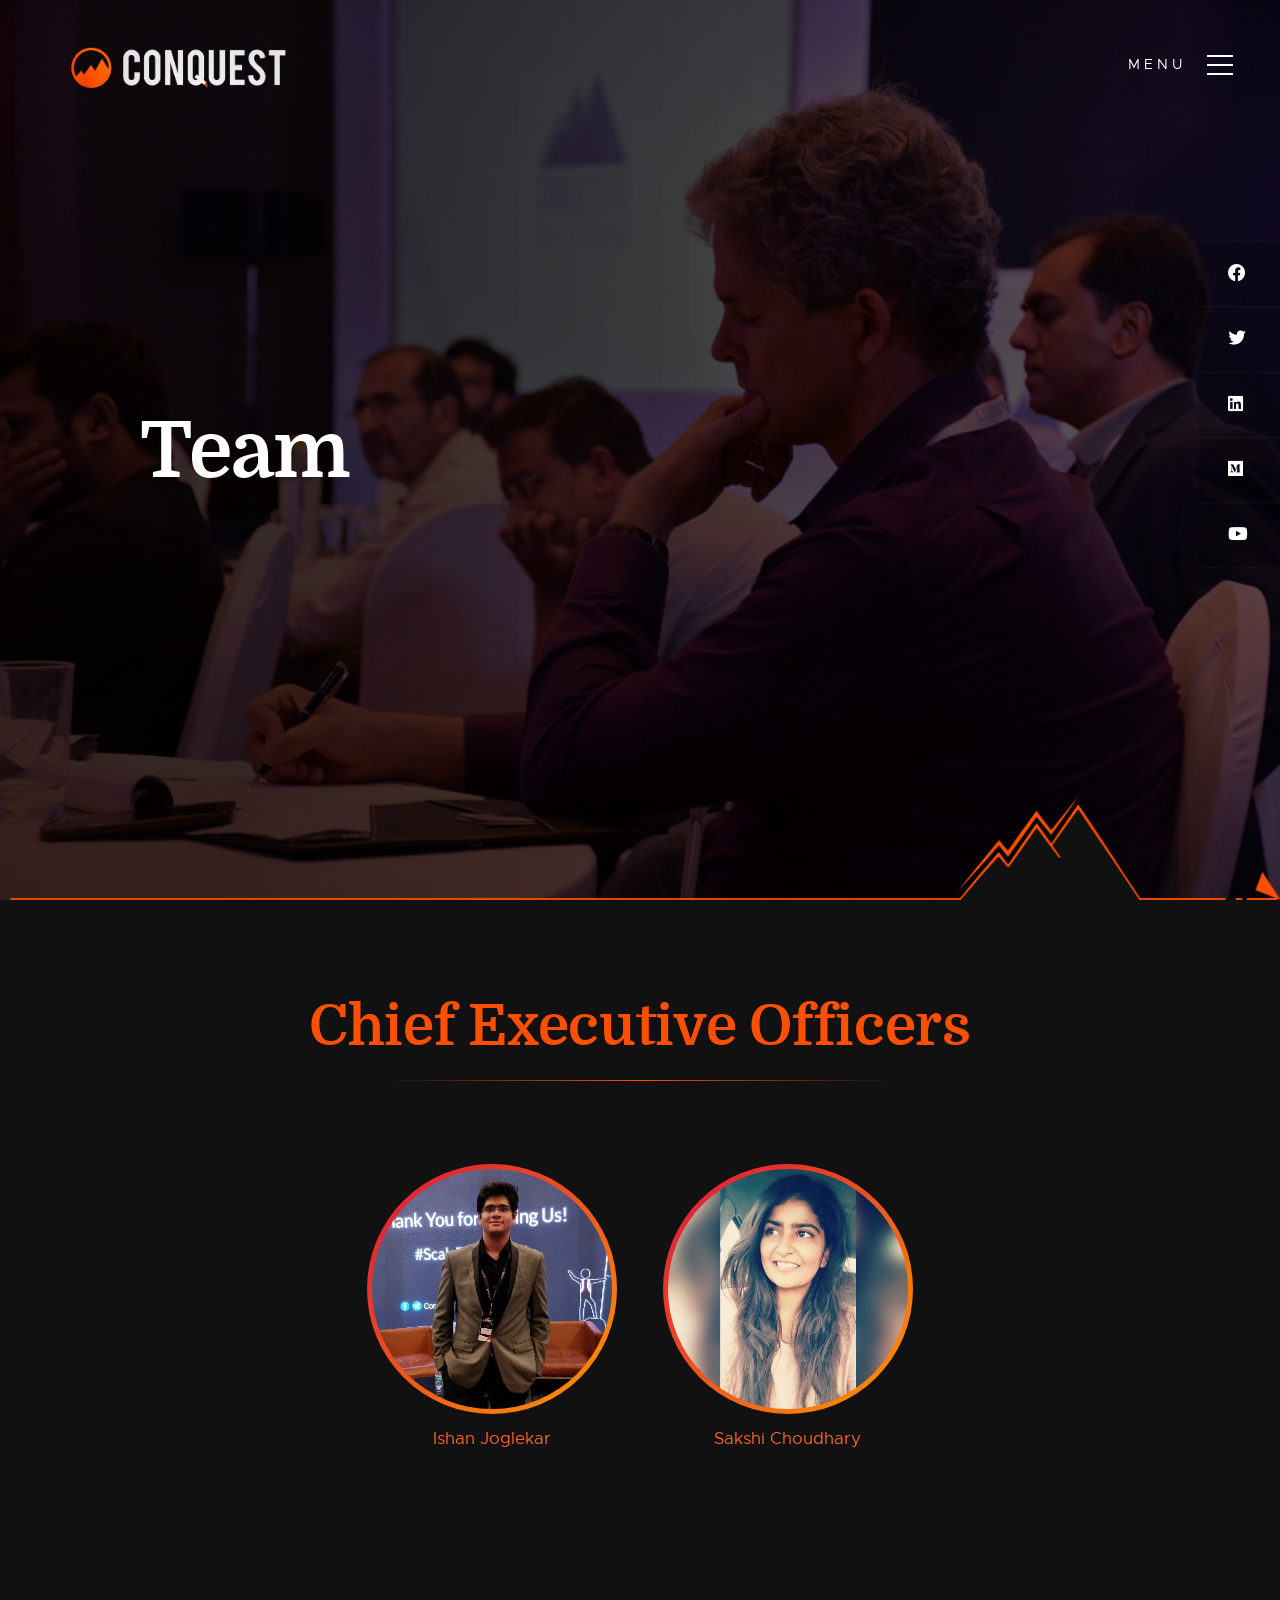
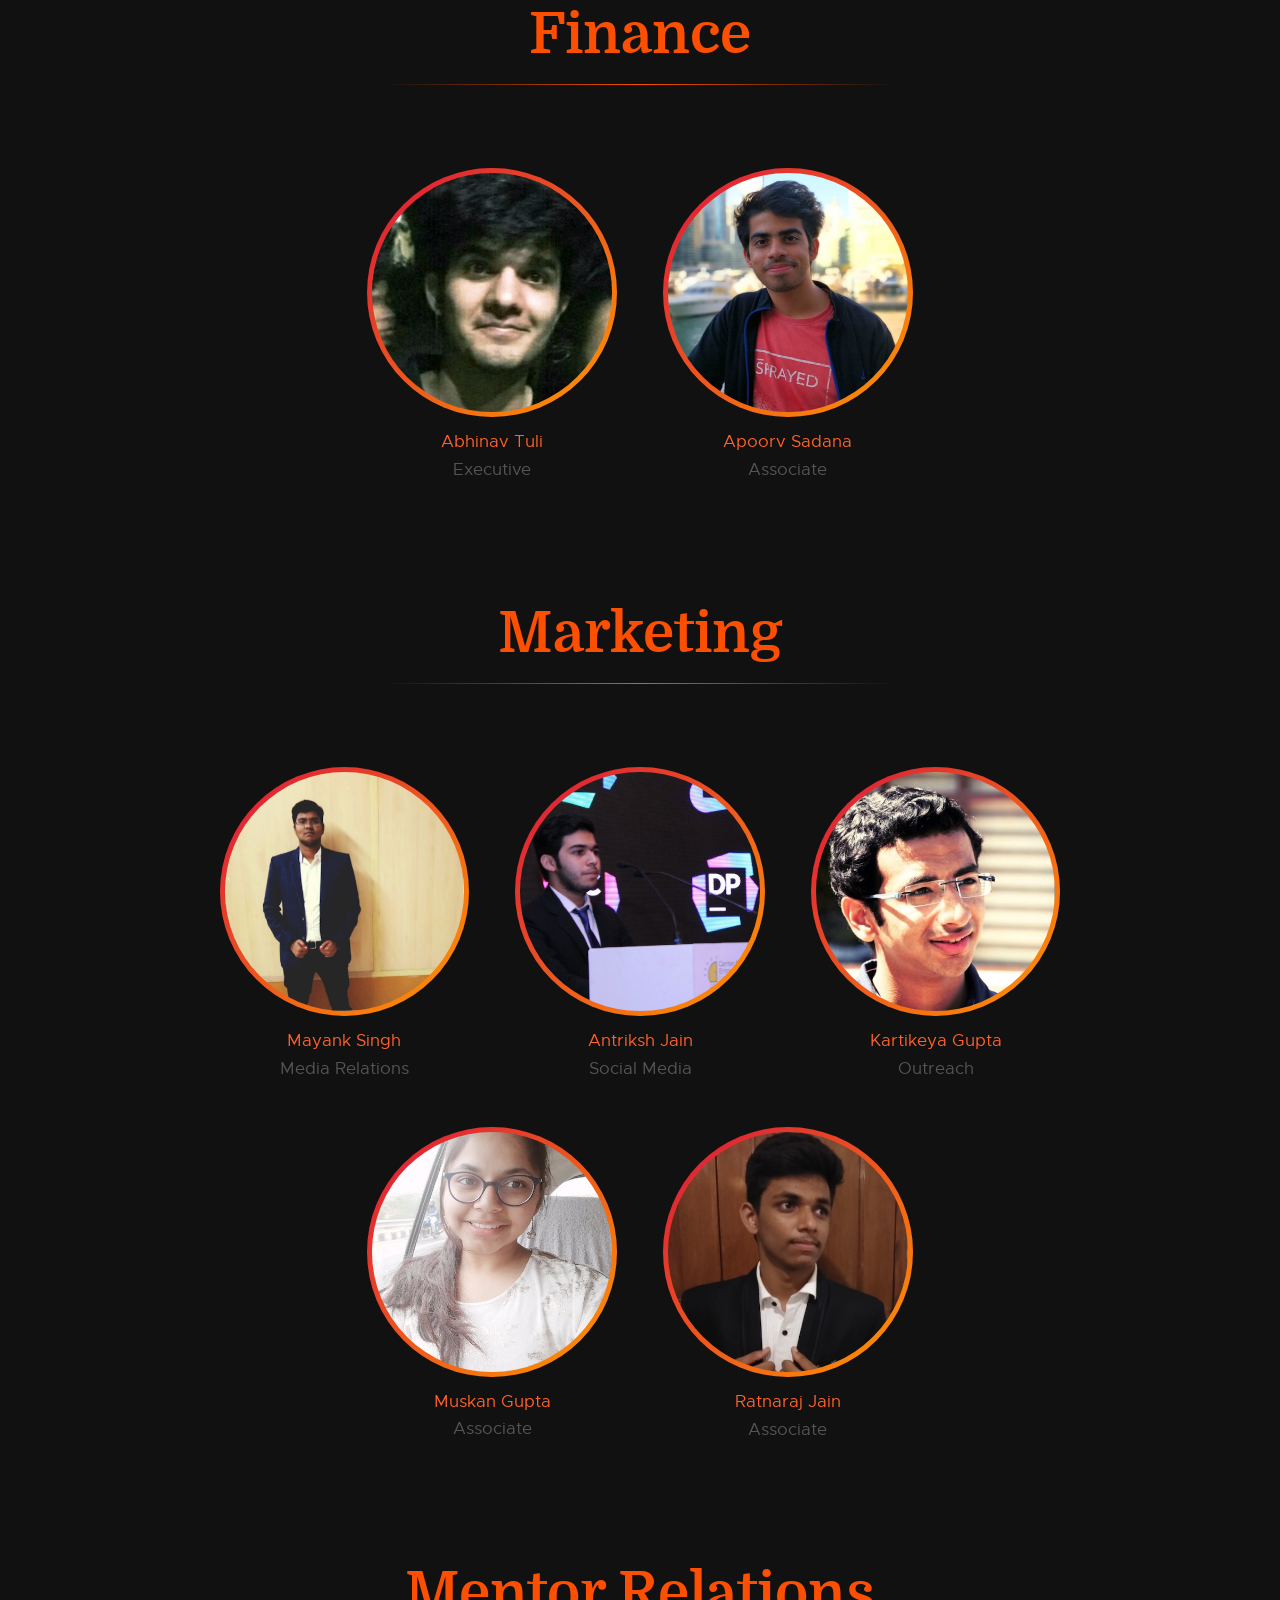
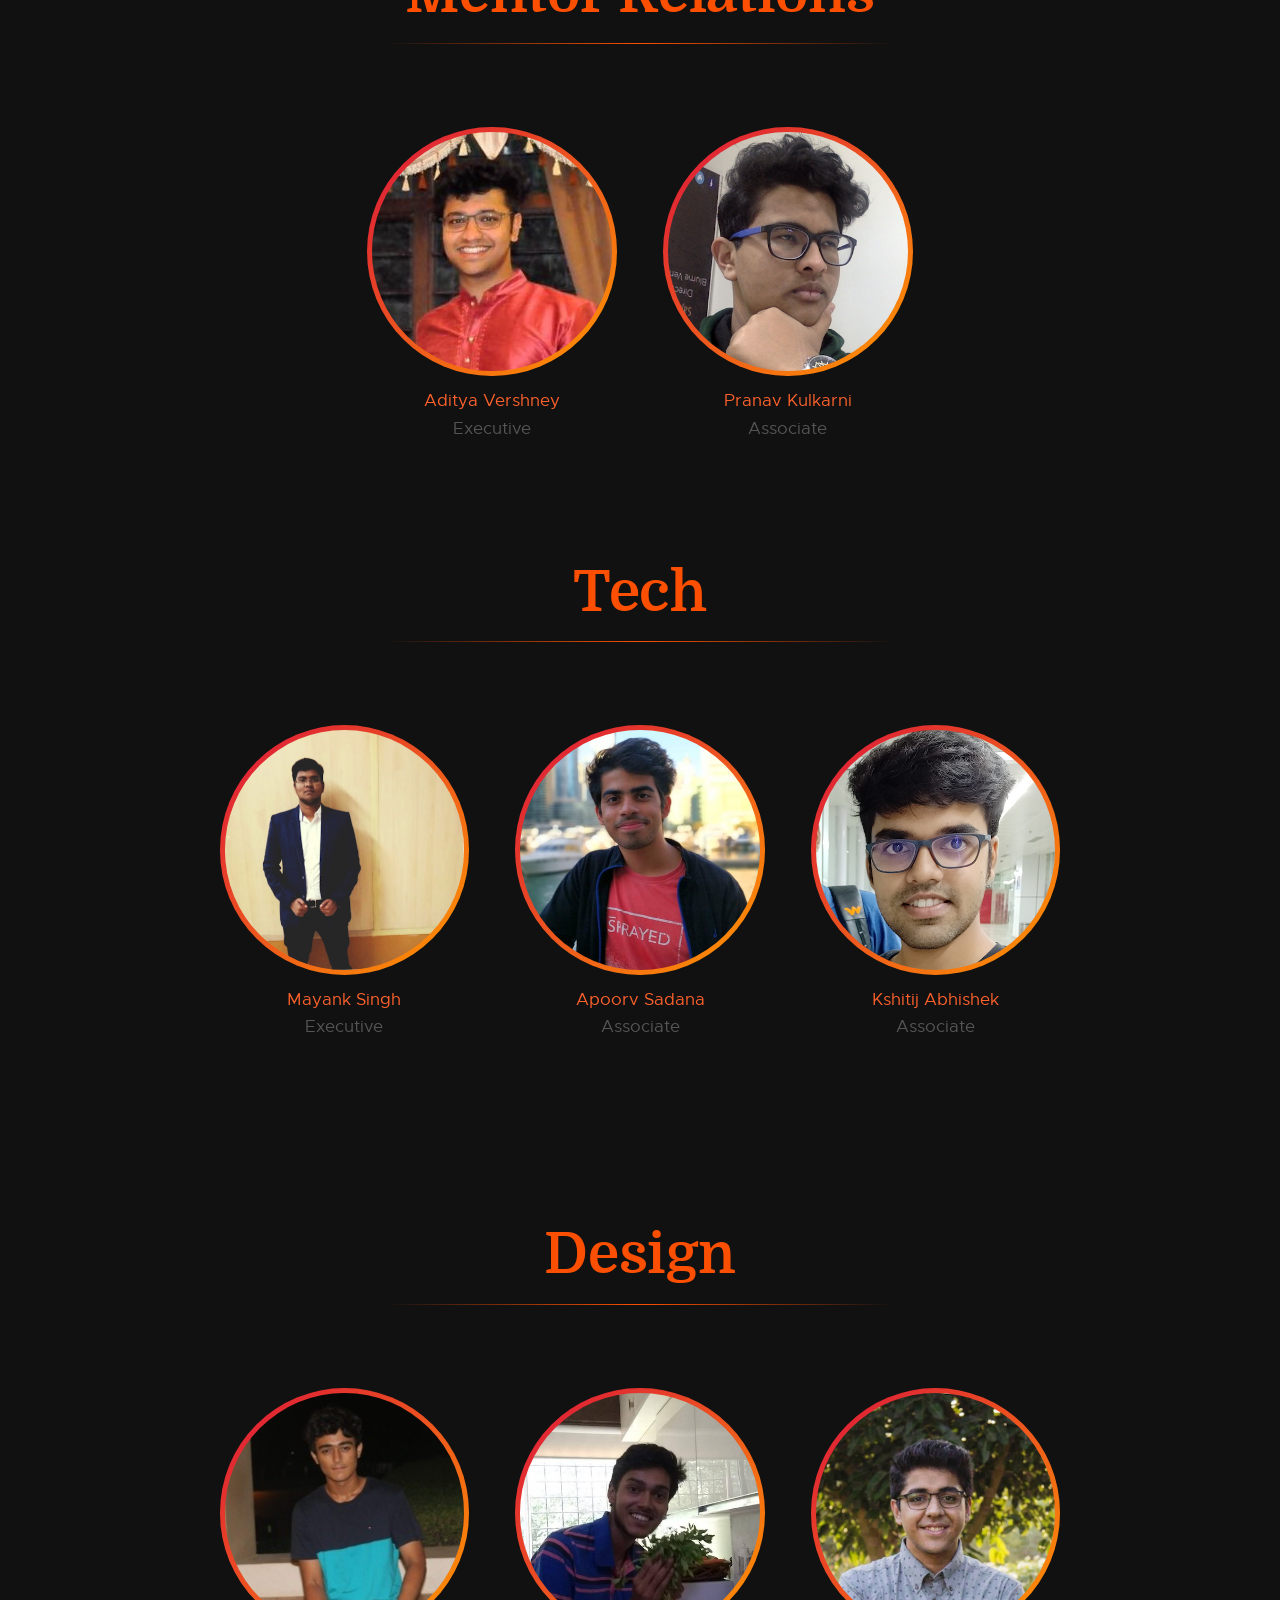
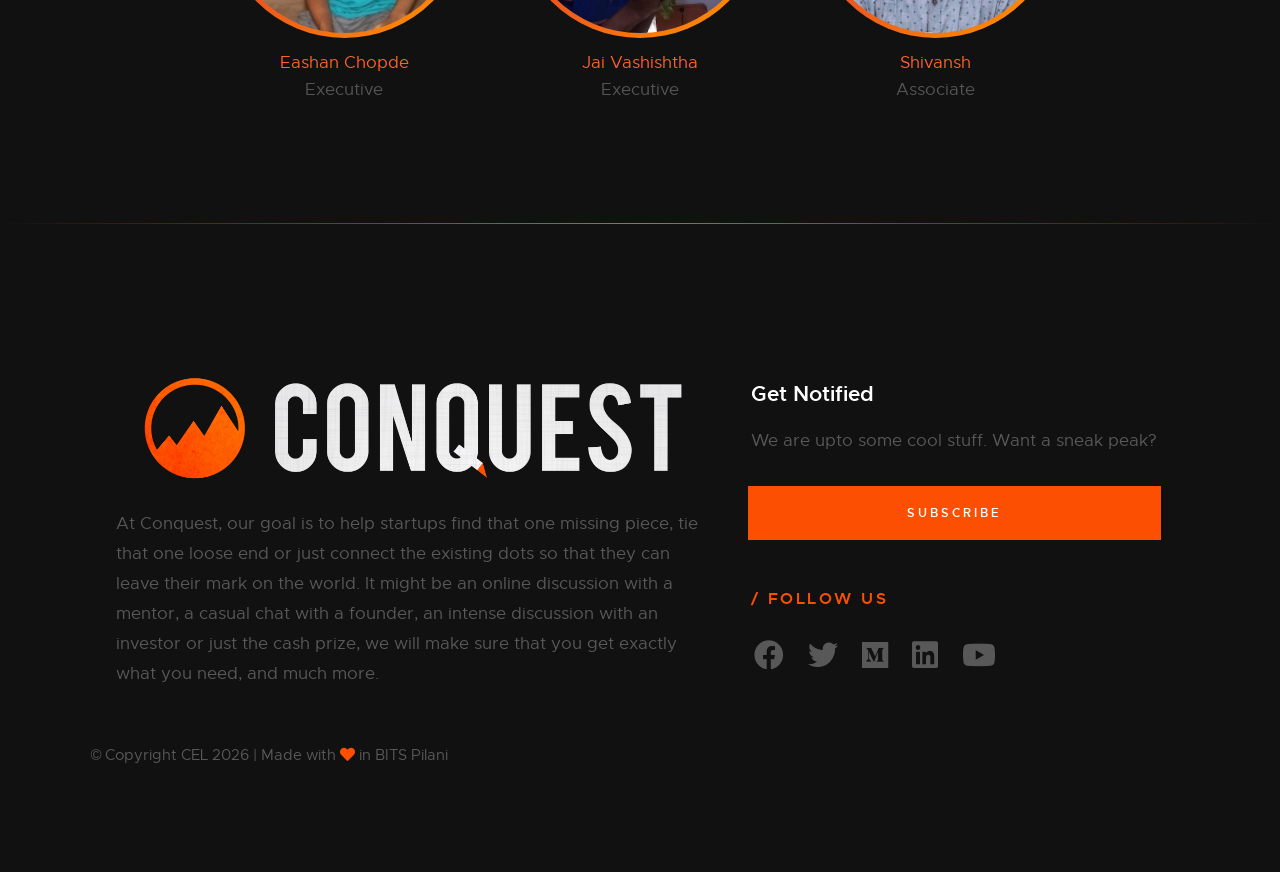
<file: team.html>
<!DOCTYPE html>
<html class="no-js" lang="en">
<head>


    <!--- basic page needs
    ================================================== -->
    <meta charset="utf-8">
    <title>Conquest | Team</title>
    <meta name="description" content="">
    <meta name="author" content="">


    <!-- mobile specific metas
    ================================================== -->
    <meta name="viewport" content="width=device-width, initial-scale=1">


    <!-- CSS
    ================================================== -->
    <link rel="stylesheet" href="css/base.css">
    <link rel="stylesheet" href="css/vendor.css">
    <link rel="stylesheet" href="css/main.css">

    <link rel="stylesheet" type="text/css" href="our.css">
    <link rel="stylesheet" href="css/imagehover.min.css">

    <link rel="stylesheet" href="https://use.fontawesome.com/releases/v5.6.3/css/all.css" integrity="sha384-UHRtZLI+pbxtHCWp1t77Bi1L4ZtiqrqD80Kn4Z8NTSRyMA2Fd33n5dQ8lWUE00s/" crossorigin="anonymous">


    <!-- script
    ================================================== -->
    <script src="js/modernizr.js"></script>
    <script src="js/pace.min.js"></script>

 
    <!-- favicons
    ================================================== -->
    <link rel="shortcut icon" href="./images/conquest-icon-orange.ico" type="image/x-icon">
    <link rel="icon" href="./images/conquest-icon-orange.ico" type="image/x-icon">
 
</head>

<body id="top" style="overflow-x: hidden">
 
    <!-- header
    ================================================== -->
    <header class="s-header">


        <div class="header-logo" style="width: 50%">
            <a class="site-logo" href="index.html">
                <img src="./images/branding-03.png" alt="Homepage" style="width: 37%">
            </a>
        </div> <!-- end header-logo -->

 

        <nav class="header-nav">

            <a href="#0" class="header-nav__close" title="close"><span>Close</span></a>

            <div class="header-nav__content">
                
                <h3>Navigation</h3>

                <ul class="header-nav__list">
                    <li><a href="index.html" title="home">Home</a></li>
                    <li><a href="index.html#about" title="home">About Us</a></li>
                    <li><a href="mentors.html">Mentors</a></li>
                    <li><a href="jury.html">Investors & Jury</a></li>
                    <li><a href="success_stories.html">Success Stories</a></li>
                    <li><a href="past_sponsors.html">Past Partners</a></li>
                    <li class="current"><a href="#" style="color: #fc4f02">Team</a></li>
                    <li><a href="index.html#contact_us">Contact Us</a></li>
                </ul>

                <p>At Conquest, our goal is to help startups find that one missing piece, tie that one loose end or just connect the existing dots so that they can leave their mark on the world. It might be an online discussion with a mentor, a casual chat with a founder, an intense discussion with an investor or just the cash prize, we will make sure that you get exactly what you need, and much more.</p>

                <ul class="header-nav__social">

                    <li>
                        <a href="https://www.facebook.com/ConquestBITS/" target="_blank"><i class="fab fa-facebook"></i></a>
                    </li>

                    <li>
                        <a href="https://twitter.com/ConquestBITS" target="_blank"><i class="fab fa-twitter"></i></a>
                    </li>

                    <li>
                        <a href="https://medium.com/conquest" target="_blank"><i class="fab fa-medium"></i></a>
                    </li>

                    <li>
                        <a href="https://www.linkedin.com/company/conquest---bits/" target="_blank"><i class="fab fa-linkedin"></i></a>
                    </li>

                    <li>
                        <a href="https://www.youtube.com/channel/UCt4foktbytTA9-9ZgPfGFOA" target="_blank"><i class="fab fa-youtube"></i></a>
                    </li>

                </ul>

            </div> <!-- end header-nav__content -->

        </nav> <!-- end header-nav -->

 
        <a class="header-menu-toggle" href="#0" style="position: fixed; right: 2.8%">
            <span class="header-menu-icon"></span>
        </a>


    </header> <!-- end s-header -->


    <!-- home
    ================================================== -->
    <section id="home" class="s-home target-section" data-parallax="scroll" data-image-src="images/mentors.jpeg" data-natural-width=3000 data-natural-height=2000 data-position-y=top>


        <div class="shadow-overlay"></div>
 

        <div class="home-content">
 
            <div class="row home-content__main">

                <h1>Team</h1>

            </div> <!-- end home-content__main -->

        </div> <!-- end home-content -->
 
        <ul class="home-sidelinks">

            <li><a  href="https://www.facebook.com/ConquestBITS/" target="_blank"><div class="fab fa-facebook fa-lg" style="margin: -50%;"></div></a></li>
            <li><a href="https://twitter.com/ConquestBITS" target="_blank"href="#services"><div class="fab fa-twitter fa-lg" style="margin: -50%;"></div></a></li>
            <li><a href="https://www.linkedin.com/company/conquest---bits/" target="_blank"><div class="fab fa-linkedin fa-lg" style="margin: -50%;"></div></a></li>
            <li><a href="https://medium.com/conquest fa-lg" target="_blank"><div class="fab fa-medium fa-lg" style="margin: -50%;"></div></a></li>
            <li><a href="https://www.youtube.com/channel/UCt4foktbytTA9-9ZgPfGFOA" target="_blank"><div class="fab fa-youtube fa-lg" style="margin: -50%;"></div></a></li>

        </ul> <!-- end home-sidelinks -->

    <div style="position: absolute; bottom: 0%; left: 0%; width: 100vw;"><img style="position: absolute; bottom: 0%" src="./images/mountains-grey.png"></div>

    </section> <!-- end s-home -->


    <!-- works
    ================================================== -->
    <section id='works' class="s-works" style="background: #111111; margin-bottom: -16%">

        <div class="row section-header" data-aos="fade-up" style="margin-bottom: -2%">
            <div class="col-full">
                <h1 class="display-1" style="text-align : center; margin-top: -8% ; margin-bottom: -1% ;color: black ; color: #fc4f02">Chief Executive Officers</h1>
            </div>
        </div> <!-- end section-header -->

        <div>
            <hr class="style-two" data-aos="fade-up" style="text : center; position: relative; left: 30%">
        </div>

        <div class="row masonry-wrap" style="display: flex; flex-wrap: wrap; justify-content: center; ;width: 100vw">

            <div class="masonry__brick multbg-top-to-bottom-left" data-aos="fade-up" style="padding: 0.8% ; background-color : #111111 ;  margin: 1%; margin-bottom: 4% ; width: 270px;">
                
                <a href="https://www.linkedin.com/in/ishansj2905/" target="_blank">
                    <figure class="imghvr-slide-up">
                        <img class="round" src="images/CEL_profiles/(449)ishanj.png" alt="">
                        <figcaption>
                            <img src="./images/linkedin.png" style="width: 35% ; top: 50% ; left: 50%; position: absolute; transform: translate(-50% , -50%);" >
                        </figcaption>
                    </figure>
                </a>

                <p style="text-align: center;  ; color : #ff622c">Ishan Joglekar</p>
            
            </div> <!-- end masonry__brick -->

 

            <div class="masonry__brick multbg-top-to-bottom-left" data-aos="fade-up" style="padding: 0.8% ; background-color : #111111 ;  margin: 1%; margin-bottom: 4% ; width: 270px;">
                
                <a href="https://www.linkedin.com/in/sakshi-choudhary-68b597128/" target="_blank">
                    <figure class="imghvr-slide-up">
                        <img class="round" src="images/CEL_profiles/(450)sakshic.png">
                        <figcaption>
                            <img src="./images/linkedin.png" style="width: 35% ; top: 50% ; left: 50%; position: absolute; transform: translate(-50% , -50%);" >
                        </figcaption>
                    </figure>
                </a>

                <p style="text-align: center;  ; color : #ff622c">Sakshi Choudhary</p>
               

            </div> <!-- end masonry__brick -->

        </div>

<!-- CEO End -->
<!-- Finance -->

        <div class="row section-header" data-aos="fade-up" style="margin-bottom: -2%">
            <div class="col-full">
                <h1 class="display-1" style="text-align : center; margin-top: 5% ; margin-bottom: 1% ;color: black ; color: #fc4f02">Finance</h1>
            </div>
        </div> <!-- end section-header -->

        <div>
            <hr class="style-two" data-aos="fade-up" style="text : center; position: relative; left: 30%">
        </div>

        <div class="row masonry-wrap" style="display: flex; flex-wrap: wrap; justify-content: center; ;width: 100vw">

            <div class="masonry__brick multbg-top-to-bottom-left" data-aos="fade-up" style="padding: 0.8% ; background-color : #111111 ;  margin: 1%; margin-bottom: 4% ; width: 270px;">
                
                <a href="https://www.linkedin.com/in/abhinav-tuli-71a60b14a/" target="_blank">
                    <figure class="imghvr-slide-up">
                        <img class="round" src="images/CEL_profiles/2nd_years/abhinav_tuli.png" alt="">
                        <figcaption>
                            <img src="./images/linkedin.png" style="width: 35% ; top: 50% ; left: 50%; position: absolute; transform: translate(-50% , -50%);" >
                        </figcaption>
                    </figure>
                </a>

                <p style="text-align: center;  ; color : #ff622c">Abhinav Tuli</p>
                <p style="text-align: center; margin-top: -13% ; margin-bottom: -1%">Executive</p>

            </div> <!-- end masonry__brick -->


            <div class="masonry__brick multbg-top-to-bottom-left" data-aos="fade-up" style="padding: 0.8% ; background-color : #111111 ;  margin: 1%; margin-bottom: 4% ; width: 270px;">
                
                <a href="https://www.linkedin.com/in/apoorv-sadana-a1659a14b/" target="_blank">
                    <figure class="imghvr-slide-up">
                        <img class="round" src="images/CEL_profiles/1st_years/apoorv_sadana.png" alt="">
                        <figcaption>
                            <img src="./images/linkedin.png" style="width: 35% ; top: 50% ; left: 50%; position: absolute; transform: translate(-50% , -50%);" >
                        </figcaption>
                    </figure>
                </a>

                <p style="text-align: center;  ; color : #ff622c">Apoorv Sadana</p>
                <p style="text-align: center; margin-top: -13% ; margin-bottom: -1%">Associate</p>

            </div> <!-- end masonry__brick -->


        </div>

<!-- Finance end -->
<!-- Marketing start -->

        <div class="row section-header" data-aos="fade-up" style="margin-bottom: -2%">
            <div class="col-full">
                <h1 class="display-1" style="text-align : center; margin-top: 5% ; margin-bottom: 1% ;color: black ; color: #fc4f02">Marketing</h1>
            </div>
        </div> <!-- end section-header --> 

        <div>
            <hr class="style-two" data-aos="fade-up" style="text : center; position: relative; left: 30%">
        </div>

        <div class="row masonry-wrap" style="display: flex; flex-wrap: wrap; justify-content: center; ;width: 100vw">

            <div class="masonry__brick multbg-top-to-bottom-left" data-aos="fade-up" style="padding: 0.8% ; background-color : #111111 ;  margin: 1%; margin-bottom: 4% ; width: 270px;">
                
                <a href="https://www.linkedin.com/in/mayank-singh-06008014b/" target="_blank">
                    <figure class="imghvr-slide-up">
                        <img class="round" src="images/CEL_profiles/2nd_years/mayank_singh.png"
                             alt="">
                        <figcaption>
                            <img src="./images/linkedin.png" style="width: 35% ; top: 50% ; left: 50%; position: absolute; transform: translate(-50% , -50%);" >
                        </figcaption>
                    </figure>
                </a>

                <p style="text-align: center;  ; color : #ff622c">Mayank Singh</p>
                <p style="text-align: center; margin-top: -13% ; margin-bottom: -1%">Media Relations</p>

            </div> <!-- end masonry__brick -->

 

            <div class="masonry__brick multbg-top-to-bottom-left" data-aos="fade-up" style="padding: 0.8% ; background-color : #111111 ;  margin: 1%; margin-bottom: 4% ; width: 270px;">
                
                <a href="https://www.linkedin.com/in/antriksh-jain-455870148/" target="_blank">
                    <figure class="imghvr-slide-up">
                        <img class="round" src="images/CEL_profiles/2nd_years/antriksh_jain.png"
                             alt="">
                        <figcaption>
                            <img src="./images/linkedin.png" style="width: 35% ; top: 50% ; left: 50%; position: absolute; transform: translate(-50% , -50%);" >
                        </figcaption>
                    </figure>
                </a>

                <p style="text-align: center;  ; color : #ff622c">Antriksh Jain</p>
                <p style="text-align: center; margin-top: -13% ; margin-bottom: -1%">Social Media</p>

            </div> <!-- end masonry__brick -->

 

            <div class="masonry__brick multbg-top-to-bottom-left" data-aos="fade-up" style="padding: 0.8% ; background-color : #111111 ;  margin: 1%; margin-bottom: 4% ; width: 270px;">

                <a href="https://www.linkedin.com/in/kartikeya-gupta-28577613b/" target="_blank">
                    <figure class="imghvr-slide-up">
                       <img class="round" src="images/CEL_profiles/2nd_years/kartikeya_gupta.png"
                             alt="">
                        <figcaption>
                            <img src="./images/linkedin.png" style="width: 35% ; top: 50% ; left: 50%; position: absolute; transform: translate(-50% , -50%);" >
                        </figcaption>
                    </figure>
                </a>
 
                <p style="text-align: center;  ; color : #ff622c">Kartikeya Gupta</p>
                <p style="text-align: center; margin-top: -13% ; margin-bottom: -1%">Outreach</p>

            </div> <!-- end masonry__brick -->

        </div>


        <div class="row masonry-wrap" style="display: flex; flex-wrap: wrap; justify-content: center; ;width: 100vw ; margin-top: -3%">

            <div class="masonry__brick multbg-top-to-bottom-left" data-aos="fade-up" style="padding: 0.8% ; background-color : #111111 ;  margin: 1%; margin-bottom: 4% ; width: 270px;">
                
                <a href="https://www.linkedin.com/in/muskan-gupta-4832a416b/" target="_blank">
                    <figure class="imghvr-slide-up">
                        <img class="round" src="images/CEL_profiles/1st_years/muskan_gupta.png" alt="">
                        <figcaption>
                            <img src="./images/linkedin.png" style="width: 35% ; top: 50% ; left: 50%; position: absolute; transform: translate(-50% , -50%);" >
                        </figcaption>
                    </figure>
                </a>

                <p style="text-align: center;  ; color : #ff622c">Muskan Gupta</p>
                <p style="text-align: center; margin-top: -13% ; margin-bottom: -1%">Associate</p>

            </div> <!-- end masonry__brick -->

 

            <div class="masonry__brick multbg-top-to-bottom-left" data-aos="fade-up" style="padding: 0.8% ; background-color : #111111 ;  margin: 1%; margin-bottom: 4% ; width: 270px;">
                
                <a href="https://www.linkedin.com/in/ratnaraj-jain-942252176/" target="_blank">
                    <figure class="imghvr-slide-up">
                        <img class="round" src="images/CEL_profiles/1st_years/ratnaraj.png" alt="">
                        <figcaption>
                            <img src="./images/linkedin.png" style="width: 35% ; top: 50% ; left: 50%; position: absolute; transform: translate(-50% , -50%);" >
                        </figcaption>
                    </figure>
                </a>

                <p style="text-align: center;  ; color : #ff622c">Ratnaraj Jain</p>
                <p style="text-align: center; margin-top: -13% ; margin-bottom: -1%">Associate</p>

            </div> <!-- end masonry__brick -->


        </div>
 
 <!-- Marketing end. -->
 <!-- Mentor Relations -->

         <div class="row section-header" data-aos="fade-up" style="margin-bottom: -2%">
            <div class="col-full">
                <h1 class="display-1" style="text-align : center; margin-top: 5% ; margin-bottom: 1% ;color: black ; color: #fc4f02">Mentor Relations</h1>
            </div>
        </div> <!-- end section-header --> 

        <div>
            <hr class="style-two" data-aos="fade-up" style="text : center; position: relative; left: 30%">
        </div>

        <div class="row masonry-wrap" style="display: flex; flex-wrap: wrap; justify-content: center; ;width: 100vw">

            <div class="masonry__brick multbg-top-to-bottom-left" data-aos="fade-up" style="padding: 0.8% ; background-color : #111111 ;  margin: 1%; margin-bottom: 4% ; width: 270px;">
                
                <a href="https://www.linkedin.com/in/aditya-varshney-a0043914a/" target="_blank">
                    <figure class="imghvr-slide-up">
                        <img class="round" src="images/CEL_profiles/2nd_years/aditya_varshney.png" alt="">
                        <figcaption>
                            <img src="./images/linkedin.png" style="width: 35% ; top: 50% ; left: 50%; position: absolute; transform: translate(-50% , -50%);" >
                        </figcaption>
                    </figure>
                </a>

                <p style="text-align: center;  ; color : #ff622c">Aditya Vershney</p>
                <p style="text-align: center; margin-top: -13% ; margin-bottom: -1%">Executive</p>

            </div> <!-- end masonry__brick -->

 

            <div class="masonry__brick multbg-top-to-bottom-left" data-aos="fade-up" style="padding: 0.8% ; background-color : #111111 ;  margin: 1%; margin-bottom: 4% ; width: 270px;">
                
                <a href="https://www.linkedin.com/in/pranav-kulkarni-91b145176/" target="_blank">
                    <figure class="imghvr-slide-up">
                        <img class="round" src="images/CEL_profiles/1st_years/pranav_kulkarni.png" alt="">
                        <figcaption>
                            <img src="./images/linkedin.png" style="width: 35% ; top: 50% ; left: 50%; position: absolute; transform: translate(-50% , -50%);" >
                        </figcaption>
                    </figure>
                </a>

                <p style="text-align: center;  ; color : #ff622c">Pranav Kulkarni</p>
                <p style="text-align: center; margin-top: -13% ; margin-bottom: -1%">Associate</p>

            </div> <!-- end masonry__brick -->

        </div>

<!-- Menotr realations end -->

<!-- Tech starts -->

         <div class="row section-header" data-aos="fade-up" style="margin-bottom: -2%">
            <div class="col-full">
                <h1 class="display-1" style="text-align : center; margin-top: 5% ; margin-bottom: 1% ;color: black ; color: #fc4f02">Tech</h1>
            </div>
        </div> <!-- end section-header --> 

        <div>
            <hr class="style-two" data-aos="fade-up" style="text : center; position: relative; left: 30%">
        </div>

        <div class="row masonry-wrap" style="display: flex; flex-wrap: wrap; justify-content: center; margin-bottom: 5% ;width: 100vw">

            <div class="masonry__brick multbg-top-to-bottom-left" data-aos="fade-up" style="padding: 0.8% ; background-color : #111111 ;  margin: 1%; margin-bottom: 4% ; width: 270px;">
                
                <a href="https://www.linkedin.com/in/mayank-singh-06008014b/" target="_blank">
                    <figure class="imghvr-slide-up">
                        <img class="round" src="images/CEL_profiles/2nd_years/mayank_singh.png" alt="">
                        <figcaption>
                            <img src="./images/linkedin.png" style="width: 35% ; top: 50% ; left: 50%; position: absolute; transform: translate(-50% , -50%);" >
                        </figcaption>
                    </figure>
                </a>

                <p style="text-align: center;  ; color : #ff622c">Mayank Singh</p>
                <p style="text-align: center; margin-top: -13% ; margin-bottom: -1%">Executive</p>

            </div> <!-- end masonry__brick -->

 

            <div class="masonry__brick multbg-top-to-bottom-left" data-aos="fade-up" style="padding: 0.8% ; background-color : #111111 ;  margin: 1%; margin-bottom: 4% ; width: 270px;">
                
                <a href="https://www.linkedin.com/in/apoorv-sadana-a1659a14b/" target="_blank">
                    <figure class="imghvr-slide-up">
                        <img class="round" src="images/CEL_profiles/1st_years/apoorv_sadana.png" alt="">
                        <figcaption>
                            <img src="./images/linkedin.png" style="width: 35% ; top: 50% ; left: 50%; position: absolute; transform: translate(-50% , -50%);" >
                        </figcaption>
                    </figure>
                </a>

                <p style="text-align: center;  ; color : #ff622c">Apoorv Sadana</p>
                <p style="text-align: center; margin-top: -13% ; margin-bottom: -1%">Associate</p>

            </div> <!-- end masonry__brick -->

 

            <div class="masonry__brick multbg-top-to-bottom-left" data-aos="fade-up" style="padding: 0.8% ; background-color : #111111 ;  margin: 1%; margin-bottom: 4% ; width: 270px;">
                
                <a href="https://www.linkedin.com/in/kshitij-abhishek-45b703110/" target="_blank">
                    <figure class="imghvr-slide-up">
                        <img class="round" src="images/CEL_profiles/1st_years/kshitij_abhishek.png" alt="">
                        <figcaption>
                            <img src="./images/linkedin.png" style="width: 35% ; top: 50% ; left: 50%; position: absolute; transform: translate(-50% , -50%);" >
                        </figcaption>
                    </figure>
                </a>

                <p style="text-align: center;  ; color : #ff622c">Kshitij Abhishek</p>
                <p style="text-align: center; margin-top: -13% ; margin-bottom: -1%">Associate</p>

            </div> <!-- end masonry__brick -->

        </div>

<!-- Tech end. -->

<!-- Desing -->

         <div class="row section-header" data-aos="fade-up" style="margin-bottom: -2%">
            <div class="col-full">
                <h1 class="display-1" style="text-align : center; margin-top: 5% ; margin-bottom: 1% ;color: black ; color: #fc4f02">Design</h1>
            </div>
        </div> <!-- end section-header --> 

        <div>
            <hr class="style-two" data-aos="fade-up" style="text : center; position: relative; left: 30%">
        </div>

        <div class="row masonry-wrap" style="display: flex; flex-wrap: wrap; justify-content: center; ;width: 100vw">

            <div class="masonry__brick multbg-top-to-bottom-left" data-aos="fade-up" style="padding: 0.8% ; background-color : #111111 ;  margin: 1%; margin-bottom: 4% ; width: 270px;">
                
                <a href="https://www.linkedin.com/in/eashan-chopde-34020710a/" target="_blank">
                    <figure class="imghvr-slide-up">
                        <img class="round" src="images/CEL_profiles/2nd_years/eashan_chopde.png" alt="">
                        <figcaption>
                            <img src="./images/linkedin.png" style="width: 35% ; top: 50% ; left: 50%; position: absolute; transform: translate(-50% , -50%);" >
                        </figcaption>
                    </figure>
                </a>

                <p style="text-align: center;  ; color : #ff622c">Eashan Chopde</p>
                <p style="text-align: center; margin-top: -13% ; margin-bottom: -1%">Executive</p>

            </div> <!-- end masonry__brick -->

 

            <div class="masonry__brick multbg-top-to-bottom-left" data-aos="fade-up" style="padding: 0.8% ; background-color : #111111 ;  margin: 1%; margin-bottom: 4% ; width: 270px;">
                
                <a href="https://www.linkedin.com/in/jai-vashishtha/" target="_blank">
                    <figure class="imghvr-slide-up">
                        <img class="round" src="images/CEL_profiles/2nd_years/jai_vashishtha.png" alt="">
                        <figcaption>
                            <img src="./images/linkedin.png" style="width: 35% ; top: 50% ; left: 50%; position: absolute; transform: translate(-50% , -50%);" >
                        </figcaption>
                    </figure>
                </a>

                <p style="text-align: center;  ; color : #ff622c">Jai Vashishtha</p>
                <p style="text-align: center; margin-top: -13% ; margin-bottom: -1%">Executive</p>

            </div> <!-- end masonry__brick -->

 

            <div class="masonry__brick multbg-top-to-bottom-left" data-aos="fade-up" style="padding: 0.8% ; background-color : #111111 ;  margin: 1%; margin-bottom: 4% ; width: 270px;">

                <a href="https://www.linkedin.com/in/shivansh-rustagi-7b3159171/" target="_blank">
                    <figure class="imghvr-slide-up">
                       <img class="round" src="images/CEL_profiles/1st_years/shivansh_rustagi.png" alt="">
                        <figcaption>
                            <img src="./images/linkedin.png" style="width: 35% ; top: 50% ; left: 50%; position: absolute; transform: translate(-50% , -50%);" >
                        </figcaption>
                    </figure>
                </a>

                <p style="text-align: center;  ; color : #ff622c">Shivansh</p>
                <p style="text-align: center; margin-top: -13% ; margin-bottom: -1%">Associate</p>

            </div> <!-- end masonry__brick -->


        </div>

<!-- Desing end. -->

    </section>

        <div>
            <hr class="style-two-wide" style="text : center; position: relative;">
        </div>

<!-- Footer -->
    <section id="contact" class="s-contact" style="margin-bottom: -50% ; background-color: #111111 ; ">


        <div class="row" style="margin-top: -10%; width: 85%">

            <div class="col-seven tab-full left footer-desc" style="margin-top: 3%">

                <div class="footer-logo"><img src="./images/branding-03.png"></div>

                <p>At Conquest, our goal is to help startups find that one missing piece, tie that one loose end or just connect the existing dots so that they can leave their mark on the world. It might be an online discussion with a mentor, a casual chat with a founder, an intense discussion with an investor or just the cash prize, we will make sure that you get exactly what you need, and much more.</p>

            </div>

            <div class="col-five tab-full right footer-subscribe" style="border-top: ">

                <h4 style="color: white">Get Notified</h4>
                <p>We are upto some cool stuff. Want a sneak peak?</p>

                <div class="contact-subscribe">

                    <form id="mc-form" class="group mc-form" novalidate="true">
                        <input type="email" value="" name="EMAIL" class="email" id="mc-email" placeholder="Email Address" required="">
                        <input type="submit" name="subscribe" value="Subscribe">
                        <label for="mc-email" class="subscribe-message"></label>
                    </form>

                </div> <!-- end contact-subscribe -->

                <h3 class="subhead subhead--light">Follow Us</h3>

                <ul class="contact-social">
                    <li>
                        <a href="https://www.facebook.com/ConquestBITS/" target="_blank"><i class="fab fa-facebook"></i></a>
                    </li>

                    <li>
                        <a href="https://twitter.com/ConquestBITS" target="_blank"><i class="fab fa-twitter"></i></a>
                    </li>

                    <li>
                        <a href="https://medium.com/conquest" target="_blank"><i class="fab fa-medium"></i></a>
                    </li>

                    <li>
                        <a href="https://www.linkedin.com/company/conquest---bits/" target="_blank"><i class="fab fa-linkedin"></i></a>
                    </li>
                   
                    <li>
                        <a href="https://www.youtube.com/channel/UCt4foktbytTA9-9ZgPfGFOA" target="_blank"><i class="fab fa-youtube"></i></a>
                    </li>
                </ul>

            </div>
        </div>

        <div class="row">

            <div class="col-full middle  tab-full cl-copyright">

                <span>&copy; Copyright CEL <script>document.write(new Date().getFullYear());</script> | Made with <i class="fa fa-heart" aria-hidden="true" style="color: #fc4f02"></i> in BITS Pilani</span>

            </div>

        </div>

        <div class="cl-go-top" >

            <a class="smoothscroll" title="Back to Top" href="#top"><i class="icon-arrow-up" aria-hidden="true"></i></a>

        </div>
    </section> <!-- end s-contact -->

 

    <!-- preloader
    ================================================== -->
    <div id="preloader">
        <div id="loader" style="background-image: url(./images/logo-stroke2.png); background-size: cover;">       
        </div>
    </div>



    <!-- Java Script
    ================================================== -->
    <script src="js/jquery-3.2.1.min.js"></script>
    <script src="js/plugins.js"></script>
    <script src="js/main.js"></script>

 
</body>

</html>
</file>
<file: css/base.css>
/* =================================================================== 
 *
 *  Transcend v1.0 Base Stylesheet
 *  03-18-2018
 *  ------------------------------------------------------------------
 *
 *  TOC:
 *  # imports
 *  # normalize
 *  # basic/base setup styles
 *      ## Media
 *      ## Typography resets
 *      ## links
 *      ## inputs
 *  # grid
 *      ## medium size devices
 *      ## tablets
 *      ## mobile devices
 *      ## small mobile devices
 *  # block grids
 *      ## medium size devices
 *      ## tablets
 *      ## mobile devices
 *      ## small mobile devices
 *  # MISC
 *
 * =================================================================== */

/* ===================================================================
 * # imports 
 *
 * ------------------------------------------------------------------- */
@import url("font-awesome/css/fontawesome-all.css");
@import url("micons/micons.css");
@import url("fonts.css");


/* ===================================================================
 * # normalize
 * normalize.css v5.0.0 | MIT License | 
 * github.com/necolas/normalize.css
 *
 * ------------------------------------------------------------------- */
html {
    font-family: sans-serif;
    line-height: 1.15;
    -ms-text-size-adjust: 100%;
    -webkit-text-size-adjust: 100%;
}

body {
    margin: 0;
}

article,
aside,
footer,
header,
nav,
section {
    display: block;
}

h1 {
    font-size: 2em;
    margin: 0.67em 0;
}

figcaption,
figure,
main {
    display: block;
}

figure {
    margin: 1em 40px;
}

hr {
    box-sizing: content-box;
    height: 0;
    overflow: visible;
}

pre {
    font-family: monospace, monospace;
    font-size: 1em;
}

a {
    background-color: transparent;
    -webkit-text-decoration-skip: objects;
}

a:active,
a:hover {
    outline-width: 0;
}

abbr[title] {
    border-bottom: none;
    text-decoration: underline;
    text-decoration: underline dotted;
}

b,
strong {
    font-weight: inherit;
}

b,
strong {
    font-weight: bolder;
}

code,
kbd,
samp {
    font-family: monospace, monospace;
    font-size: 1em;
}

dfn {
    font-style: italic;
}

mark {
    background-color: #ff0;
    color: #000;
}

small {
    font-size: 80%;
}

sub,
sup {
    font-size: 75%;
    line-height: 0;
    position: relative;
    vertical-align: baseline;
}

sub {
    bottom: -0.25em;
}

sup {
    top: -0.5em;
}

audio,
video {
    display: inline-block;
}

audio:not([controls]) {
    display: none;
    height: 0;
}

img {
    border-style: none;
}

svg:not(:root) {
    overflow: hidden;
}

button,
input,
optgroup,
select,
textarea {
    font-family: sans-serif;
    font-size: 100%;
    line-height: 1.15;
    margin: 0;
}

button,
input {
    overflow: visible;
}

button,
select {
    text-transform: none;
}

button,
html [type="button"],
[type="reset"],
[type="submit"] {
    -webkit-appearance: button;
}

button::-moz-focus-inner,
[type="button"]::-moz-focus-inner,
[type="reset"]::-moz-focus-inner,
[type="submit"]::-moz-focus-inner {
    border-style: none;
    padding: 0;
}

button:-moz-focusring,
[type="button"]:-moz-focusring,
[type="reset"]:-moz-focusring,
[type="submit"]:-moz-focusring {
    outline: 1px dotted ButtonText;
}

fieldset {
    border: 1px solid #c0c0c0;
    margin: 0 2px;
    padding: 0.35em 0.625em 0.75em;
}

legend {
    box-sizing: border-box;
    color: inherit;
    display: table;
    max-width: 100%;
    padding: 0;
    white-space: normal;
}

progress {
    display: inline-block;
    vertical-align: baseline;
}

textarea {
    overflow: auto;
}

[type="checkbox"],
[type="radio"] {
    box-sizing: border-box;
    padding: 0;
}

[type="number"]::-webkit-inner-spin-button,
[type="number"]::-webkit-outer-spin-button {
    height: auto;
}

[type="search"] {
    -webkit-appearance: textfield;
    outline-offset: -2px;
}

[type="search"]::-webkit-search-cancel-button,
[type="search"]::-webkit-search-decoration {
    -webkit-appearance: none;
}

::-webkit-file-upload-button {
    -webkit-appearance: button;
    font: inherit;
}

details,
menu {
    display: block;
}

summary {
    display: list-item;
}

canvas {
    display: inline-block;
}

template {
    display: none;
}

[hidden] {
    display: none;
}


/* ===================================================================
 * # basic/base setup styles
 *
 * ------------------------------------------------------------------- */
html {
    font-size: 62.5%;
    box-sizing: border-box;
}

*,
*::before,
*::after {
    box-sizing: inherit;
}

body {
    font-weight: normal;
    line-height: 1;
    word-wrap: break-word;
    text-rendering: optimizeLegibility;
    -webkit-overflow-scrolling: touch;
    -webkit-text-size-adjust: none;
}

body,
input,
button {
    -moz-osx-font-smoothing: grayscale;
    -webkit-font-smoothing: antialiased;
}


/* ------------------------------------------------------------------- 
 * ## Media
 * ------------------------------------------------------------------- */
img,
video {
    max-width: 100%;
    height: auto;
}


/* ------------------------------------------------------------------- 
 * ## Typography resets 
 * ------------------------------------------------------------------- */
div,
dl,
dt,
dd,
ul,
ol,
li,
h1,
h2,
h3,
h4,
h5,
h6,
pre,
form,
p,
blockquote,
th,
td {
    margin: 0;
    padding: 0;
}

h1,
h2,
h3,
h4,
h5,
h6 {
    -webkit-font-smoothing: auto;
    -webkit-font-smoothing: antialiased;
    -webkit-font-variant-ligatures: common-ligatures;
    -moz-font-variant-ligatures: common-ligatures;
    font-variant-ligatures: common-ligatures;
    text-rendering: optimizeLegibility;
}

em,
i {
    font-style: italic;
    line-height: inherit;
}

strong,
b {
    font-weight: bold;
    line-height: inherit;
}

small {
    font-size: 60%;
    line-height: inherit;
}

ol,
ul {
    list-style: none;
}

li {
    display: block;
}


/* ------------------------------------------------------------------- 
 * ## links
 * ------------------------------------------------------------------- */
a {
    text-decoration: none;
    line-height: inherit;
}

a img {
    border: none;
}


/* ------------------------------------------------------------------- 
 * ## inputs
 * ------------------------------------------------------------------- */
fieldset {
    margin: 0;
    padding: 0;
}

input[type="email"],
input[type="number"],
input[type="search"],
input[type="text"],
input[type="tel"],
input[type="url"],
input[type="password"],
textarea {
    -webkit-appearance: none;
    -moz-appearance: none;
    -ms-appearance: none;
    -o-appearance: none;
    appearance: none;
}



/* ===================================================================
 * # grid
 *
 * ------------------------------------------------------------------- */
.row {
    width: 89%;
    max-width: 1200px;
    margin: 0 auto;
}

.row:after {
    content: "";
    display: table;
    clear: both;
}

.row .row {
    width: auto;
    max-width: none;
    margin-left: -20px;
    margin-right: -20px;
}

/* column blocks
 * -------------------------------------- */
[class*="col-"] {
    float: left;
    padding: 0 20px;
}

[class*="col-"]+[class*="col-"].end {
    float: right;
}

/* column width classes 
 * -------------------------------------- */
.col-one {
    width: 8.33333%;
}

.col-two,
.col-1-6 {
    width: 16.66667%;
}

.col-three,
.col-1-4 {
    width: 25%;
}

.col-four,
.col-1-3 {
    width: 33.33333%;
}

.col-five {
    width: 41.66667%;
}

.col-six,
.col-1-2 {
    width: 50%;
}

.col-seven {
    width: 58.33333%;
}

.col-eight,
.col-2-3 {
    width: 66.66667%;
}

.col-nine,
.col-3-4 {
    width: 75%;
}

.col-ten,
.col-5-6 {
    width: 83.33333%;
}

.col-eleven {
    width: 91.66667%;
}

.col-twelve,
.col-full {
    width: 100%;
}


/* ------------------------------------------------------------------- 
 * ## medium size devices
 * ------------------------------------------------------------------- */
@media only screen and (max-width: 1200px) {
    .row .row {
        margin-left: -15px;
        margin-right: -15px;
    }
    [class*="col-"] {
        padding: 0 15px;
    }
    .md-two,
    .md-1-6 {
        width: 16.66667%;
    }
    .md-one {
        width: 8.33333%;
    }
    .md-three,
    .md-1-4 {
        width: 25%;
    }
    .md-four,
    .md-1-3 {
        width: 33.33333%;
    }
    .md-five {
        width: 41.66667%;
    }
    .md-six,
    .md-1-2 {
        width: 50%;
    }
    .md-seven {
        width: 58.33333%;
    }
    .md-eight,
    .md-2-3 {
        width: 66.66667%;
    }
    .md-nine,
    .md-3-4 {
        width: 75%;
    }
    .md-ten,
    .md-5-6 {
        width: 83.33333%;
    }
    .md-eleven {
        width: 91.66667%;
    }
    .md-twelve,
    .md-full {
        width: 100%;
    }
}


/* ------------------------------------------------------------------- 
 * ## tablets
 * ------------------------------------------------------------------- */
@media only screen and (max-width: 800px) {
    .row {
        width: 90%;
    }
    .tab-1-4 {
        width: 25%;
    }
    .tab-1-3 {
        width: 33.33333%;
    }
    .tab-1-2 {
        width: 50%;
    }
    .tab-2-3 {
        width: 66.66667%;
    }
    .tab-3-4 {
        width: 75%;
    }
    .tab-full {
        width: 100%;
    }
    .hide-on-tablet {
        display: none;
    }
}


/* ------------------------------------------------------------------- 
 * ## mobile devices
 * ------------------------------------------------------------------- */
@media only screen and (max-width: 600px) {
    .row {
        width: auto;
        padding-left: 25px;
        padding-right: 25px;
    }
    .row .row {
        margin-left: -10px;
        margin-right: -10px;
        padding-left: 0;
        padding-right: 0;
    }
    [class*="col-"] {
        padding: 0 10px;
    }
    .mob-1-4 {
        width: 25%;
    }
    .mob-1-3 {
        width: 33.33333%;
    }
    .mob-1-2 {
        width: 50%;
    }
    .mob-2-3 {
        width: 66.66667%;
    }
    .mob-3-4 {
        width: 75%;
    }
    .mob-full {
        width: 100%;
    }
    .hide-on-mobile {
        display: none;
    }
}


/* ------------------------------------------------------------------- 
 * ## small mobile devices
 * ------------------------------------------------------------------- */

/* stack columns on small mobile devices
 * ------------------------------------------------------------------- */
@media only screen and (max-width: 400px) {
    .row .row {
        margin-left: 0;
        margin-right: 0;
    }
    [class*="col-"] {
        width: 100% !important;
        float: none !important;
        clear: both !important;
        margin-left: 0;
        margin-right: 0;
        padding: 0;
    }
    [class*="col-"]+[class*="col-"].end {
        float: none;
    }
}



/* ===================================================================
 * # block grids
 * ------------------------------------------------------------------- */

/*   Equally-sized columns define at row level
 * ------------------------------------------------------------------- */
[class*="block-"]:after {
    content: "";
    display: table;
    clear: both;
}

.block-1-6 .col-block {
    width: 16.66667%;
}

.block-1-5 .col-block {
    width: 20%;
}

.block-1-4 .col-block {
    width: 25%;
}

.block-1-3 .col-block {
    width: 33.33333%;
}

.block-1-2 .col-block {
    width: 50%;
}

/**
 * Clearing for block grid columns. Allow columns with 
 * different heights to align properly.
 */

.block-1-6 .col-block:nth-child(6n+1),
.block-1-5 .col-block:nth-child(5n+1),
.block-1-4 .col-block:nth-child(4n+1),
.block-1-3 .col-block:nth-child(3n+1),
.block-1-2 .col-block:nth-child(2n+1) {
    clear: both;
}


/* ------------------------------------------------------------------- 
 * ## medium size devices
 * ------------------------------------------------------------------- */
@media only screen and (max-width: 1200px) {
    .block-m-1-6 .col-block {
        width: 16.66667%;
    }
    .block-m-1-5 .col-block {
        width: 20%;
    }
    .block-m-1-4 .col-block {
        width: 25%;
    }
    .block-m-1-3 .col-block {
        width: 33.33333%;
    }
    .block-m-1-2 .col-block {
        width: 50%;
    }
    .block-m-full .col-block {
        width: 100%;
        clear: both;
    }
    [class*="block-m-"] .col-block:nth-child(n) {
        clear: none;
    }
    .block-m-1-6 .col-block:nth-child(6n+1),
    .block-m-1-5 .col-block:nth-child(5n+1),
    .block-m-1-4 .col-block:nth-child(4n+1),
    .block-m-1-3 .col-block:nth-child(3n+1),
    .block-m-1-2 .col-block:nth-child(2n+1) {
        clear: both;
    }
}


/* ------------------------------------------------------------------- 
 * ## tablets
 * ------------------------------------------------------------------- */
@media only screen and (max-width: 800px) {
    .block-tab-1-6 .col-block {
        width: 16.66667%;
    }
    .block-tab-1-5 .col-block {
        width: 20%;
    }
    .block-tab-1-4 .col-block {
        width: 25%;
    }
    .block-tab-1-3 .col-block {
        width: 33.33333%;
    }
    .block-tab-1-2 .col-block {
        width: 50%;
    }
    .block-tab-full .col-block {
        width: 100%;
        clear: both;
    }
    [class*="block-tab-"] .col-block:nth-child(n) {
        clear: none;
    }
    .block-tab-1-6 .col-block:nth-child(6n+1),
    .block-tab-1-6 .col-block:nth-child(5n+1),
    .block-tab-1-4 .col-block:nth-child(4n+1),
    .block-tab-1-3 .col-block:nth-child(3n+1),
    .block-tab-1-2 .col-block:nth-child(2n+1) {
        clear: both;
    }
}


/* ------------------------------------------------------------------- 
 * ## mobile devices
 * ------------------------------------------------------------------- */
@media only screen and (max-width: 600px) {
    .block-mob-1-6 .col-block {
        width: 16.66667%;
    }
    .block-mob-1-5 .col-block {
        width: 20%;
    }
    .block-mob-1-4 .col-block {
        width: 25%;
    }
    .block-mob-1-3 .col-block {
        width: 33.33333%;
    }
    .block-mob-1-2 .col-block {
        width: 50%;
    }
    .block-mob-full .col-block {
        width: 100%;
        clear: both;
    }
    [class*="block-mob-"] .col-block:nth-child(n) {
        clear: none;
    }
    .block-mob-1-6 .col-block:nth-child(6n+1),
    .block-mob-1-5 .col-block:nth-child(5n+1),
    .block-mob-1-4 .col-block:nth-child(4n+1),
    .block-mob-1-3 .col-block:nth-child(3n+1),
    .block-mob-1-2 .col-block:nth-child(2n+1) {
        clear: both;
    }
}


/* ------------------------------------------------------------------- 
 * ## small mobile devices
 * ------------------------------------------------------------------- */

/* stack columns on small mobile devices
 * ------------------------------------------------------------------- */
@media only screen and (max-width: 400px) {
    .stack .col-block {
        width: 100% !important;
        float: none !important;
        clear: both !important;
        margin-left: 0;
        margin-right: 0;
    }
}



/* ===================================================================
 * # MISC
 *
 * ------------------------------------------------------------------- */
.group:after {
    content: "";
    display: table;
    clear: both;
}

/* Misc Helper Styles
 * -------------------------------------- */
.is-hidden {
    display: none;
}

.is-invisible {
    visibility: hidden;
}

.antialiased {
    -webkit-font-smoothing: antialiased;
    -moz-osx-font-smoothing: grayscale;
}

.overflow-hidden {
    overflow: hidden;
}

.remove-bottom {
    margin-bottom: 0;
}

.half-bottom {
    margin-bottom: 1.5rem !important;
}

.add-bottom {
    margin-bottom: 3rem !important;
}

.no-border {
    border: none;
}

.full-width {
    width: 100%;
}

.text-center {
    text-align: center;
}

.text-left {
    text-align: left;
}

.text-right {
    text-align: right;
}

.pull-left {
    float: left;
}

.pull-right {
    float: right;
}

.align-center {
    margin-left: auto;
    margin-right: auto;
    text-align: center;
}

/*# sourceMappingURL=base.css.map */
</file>
<file: css/vendor.css>
/* =================================================================== 
 *
 *  Transcend v1.0 Vendor/Third Party CSS 
 *  03-18-2018
 *  ------------------------------------------------------------------
 *
 *  TOC:
 *  # animate on scroll
 *  # slick slider
 *  # PhotoSwipe main CSS
 *  # PhotoSwipe Skin 
 *
 * =================================================================== */


/* ===================================================================
 * # animate on scroll 
 * https://michalsnik.github.io/aos/
 * ------------------------------------------------------------------- */
[data-aos][data-aos][data-aos-duration="50"],
body[data-aos-duration="50"] [data-aos] {
  transition-duration: 50ms;
}

[data-aos][data-aos][data-aos-delay="50"],
body[data-aos-delay="50"] [data-aos] {
  transition-delay: 0;
}

[data-aos][data-aos][data-aos-delay="50"].aos-animate,
body[data-aos-delay="50"] [data-aos].aos-animate {
  transition-delay: 50ms;
}

[data-aos][data-aos][data-aos-duration="100"],
body[data-aos-duration="100"] [data-aos] {
  transition-duration: 0.1s;
}

[data-aos][data-aos][data-aos-delay="100"],
body[data-aos-delay="100"] [data-aos] {
  transition-delay: 0;
}

[data-aos][data-aos][data-aos-delay="100"].aos-animate,
body[data-aos-delay="100"] [data-aos].aos-animate {
  transition-delay: 0.1s;
}

[data-aos][data-aos][data-aos-duration="150"],
body[data-aos-duration="150"] [data-aos] {
  transition-duration: 0.15s;
}

[data-aos][data-aos][data-aos-delay="150"],
body[data-aos-delay="150"] [data-aos] {
  transition-delay: 0;
}

[data-aos][data-aos][data-aos-delay="150"].aos-animate,
body[data-aos-delay="150"] [data-aos].aos-animate {
  transition-delay: 0.15s;
}

[data-aos][data-aos][data-aos-duration="200"],
body[data-aos-duration="200"] [data-aos] {
  transition-duration: 0.2s;
}

[data-aos][data-aos][data-aos-delay="200"],
body[data-aos-delay="200"] [data-aos] {
  transition-delay: 0;
}

[data-aos][data-aos][data-aos-delay="200"].aos-animate,
body[data-aos-delay="200"] [data-aos].aos-animate {
  transition-delay: 0.2s;
}

[data-aos][data-aos][data-aos-duration="250"],
body[data-aos-duration="250"] [data-aos] {
  transition-duration: 0.25s;
}

[data-aos][data-aos][data-aos-delay="250"],
body[data-aos-delay="250"] [data-aos] {
  transition-delay: 0;
}

[data-aos][data-aos][data-aos-delay="250"].aos-animate,
body[data-aos-delay="250"] [data-aos].aos-animate {
  transition-delay: 0.25s;
}

[data-aos][data-aos][data-aos-duration="300"],
body[data-aos-duration="300"] [data-aos] {
  transition-duration: 0.3s;
}

[data-aos][data-aos][data-aos-delay="300"],
body[data-aos-delay="300"] [data-aos] {
  transition-delay: 0;
}

[data-aos][data-aos][data-aos-delay="300"].aos-animate,
body[data-aos-delay="300"] [data-aos].aos-animate {
  transition-delay: 0.3s;
}

[data-aos][data-aos][data-aos-duration="350"],
body[data-aos-duration="350"] [data-aos] {
  transition-duration: 0.35s;
}

[data-aos][data-aos][data-aos-delay="350"],
body[data-aos-delay="350"] [data-aos] {
  transition-delay: 0;
}

[data-aos][data-aos][data-aos-delay="350"].aos-animate,
body[data-aos-delay="350"] [data-aos].aos-animate {
  transition-delay: 0.35s;
}

[data-aos][data-aos][data-aos-duration="400"],
body[data-aos-duration="400"] [data-aos] {
  transition-duration: 0.4s;
}

[data-aos][data-aos][data-aos-delay="400"],
body[data-aos-delay="400"] [data-aos] {
  transition-delay: 0;
}

[data-aos][data-aos][data-aos-delay="400"].aos-animate,
body[data-aos-delay="400"] [data-aos].aos-animate {
  transition-delay: 0.4s;
}

[data-aos][data-aos][data-aos-duration="450"],
body[data-aos-duration="450"] [data-aos] {
  transition-duration: 0.45s;
}

[data-aos][data-aos][data-aos-delay="450"],
body[data-aos-delay="450"] [data-aos] {
  transition-delay: 0;
}

[data-aos][data-aos][data-aos-delay="450"].aos-animate,
body[data-aos-delay="450"] [data-aos].aos-animate {
  transition-delay: 0.45s;
}

[data-aos][data-aos][data-aos-duration="500"],
body[data-aos-duration="500"] [data-aos] {
  transition-duration: 0.5s;
}

[data-aos][data-aos][data-aos-delay="500"],
body[data-aos-delay="500"] [data-aos] {
  transition-delay: 0;
}

[data-aos][data-aos][data-aos-delay="500"].aos-animate,
body[data-aos-delay="500"] [data-aos].aos-animate {
  transition-delay: 0.5s;
}

[data-aos][data-aos][data-aos-duration="550"],
body[data-aos-duration="550"] [data-aos] {
  transition-duration: 0.55s;
}

[data-aos][data-aos][data-aos-delay="550"],
body[data-aos-delay="550"] [data-aos] {
  transition-delay: 0;
}

[data-aos][data-aos][data-aos-delay="550"].aos-animate,
body[data-aos-delay="550"] [data-aos].aos-animate {
  transition-delay: 0.55s;
}

[data-aos][data-aos][data-aos-duration="600"],
body[data-aos-duration="600"] [data-aos] {
  transition-duration: 0.6s;
}

[data-aos][data-aos][data-aos-delay="600"],
body[data-aos-delay="600"] [data-aos] {
  transition-delay: 0;
}

[data-aos][data-aos][data-aos-delay="600"].aos-animate,
body[data-aos-delay="600"] [data-aos].aos-animate {
  transition-delay: 0.6s;
}

[data-aos][data-aos][data-aos-duration="650"],
body[data-aos-duration="650"] [data-aos] {
  transition-duration: 0.65s;
}

[data-aos][data-aos][data-aos-delay="650"],
body[data-aos-delay="650"] [data-aos] {
  transition-delay: 0;
}

[data-aos][data-aos][data-aos-delay="650"].aos-animate,
body[data-aos-delay="650"] [data-aos].aos-animate {
  transition-delay: 0.65s;
}

[data-aos][data-aos][data-aos-duration="700"],
body[data-aos-duration="700"] [data-aos] {
  transition-duration: 0.7s;
}

[data-aos][data-aos][data-aos-delay="700"],
body[data-aos-delay="700"] [data-aos] {
  transition-delay: 0;
}

[data-aos][data-aos][data-aos-delay="700"].aos-animate,
body[data-aos-delay="700"] [data-aos].aos-animate {
  transition-delay: 0.7s;
}

[data-aos][data-aos][data-aos-duration="750"],
body[data-aos-duration="750"] [data-aos] {
  transition-duration: 0.75s;
}

[data-aos][data-aos][data-aos-delay="750"],
body[data-aos-delay="750"] [data-aos] {
  transition-delay: 0;
}

[data-aos][data-aos][data-aos-delay="750"].aos-animate,
body[data-aos-delay="750"] [data-aos].aos-animate {
  transition-delay: 0.75s;
}

[data-aos][data-aos][data-aos-duration="800"],
body[data-aos-duration="800"] [data-aos] {
  transition-duration: 0.8s;
}

[data-aos][data-aos][data-aos-delay="800"],
body[data-aos-delay="800"] [data-aos] {
  transition-delay: 0;
}

[data-aos][data-aos][data-aos-delay="800"].aos-animate,
body[data-aos-delay="800"] [data-aos].aos-animate {
  transition-delay: 0.8s;
}

[data-aos][data-aos][data-aos-duration="850"],
body[data-aos-duration="850"] [data-aos] {
  transition-duration: 0.85s;
}

[data-aos][data-aos][data-aos-delay="850"],
body[data-aos-delay="850"] [data-aos] {
  transition-delay: 0;
}

[data-aos][data-aos][data-aos-delay="850"].aos-animate,
body[data-aos-delay="850"] [data-aos].aos-animate {
  transition-delay: 0.85s;
}

[data-aos][data-aos][data-aos-duration="900"],
body[data-aos-duration="900"] [data-aos] {
  transition-duration: 0.9s;
}

[data-aos][data-aos][data-aos-delay="900"],
body[data-aos-delay="900"] [data-aos] {
  transition-delay: 0;
}

[data-aos][data-aos][data-aos-delay="900"].aos-animate,
body[data-aos-delay="900"] [data-aos].aos-animate {
  transition-delay: 0.9s;
}

[data-aos][data-aos][data-aos-duration="950"],
body[data-aos-duration="950"] [data-aos] {
  transition-duration: 0.95s;
}

[data-aos][data-aos][data-aos-delay="950"],
body[data-aos-delay="950"] [data-aos] {
  transition-delay: 0;
}

[data-aos][data-aos][data-aos-delay="950"].aos-animate,
body[data-aos-delay="950"] [data-aos].aos-animate {
  transition-delay: 0.95s;
}

[data-aos][data-aos][data-aos-duration="1000"],
body[data-aos-duration="1000"] [data-aos] {
  transition-duration: 1s;
}

[data-aos][data-aos][data-aos-delay="1000"],
body[data-aos-delay="1000"] [data-aos] {
  transition-delay: 0;
}

[data-aos][data-aos][data-aos-delay="1000"].aos-animate,
body[data-aos-delay="1000"] [data-aos].aos-animate {
  transition-delay: 1s;
}

[data-aos][data-aos][data-aos-duration="1050"],
body[data-aos-duration="1050"] [data-aos] {
  transition-duration: 1.05s;
}

[data-aos][data-aos][data-aos-delay="1050"],
body[data-aos-delay="1050"] [data-aos] {
  transition-delay: 0;
}

[data-aos][data-aos][data-aos-delay="1050"].aos-animate,
body[data-aos-delay="1050"] [data-aos].aos-animate {
  transition-delay: 1.05s;
}

[data-aos][data-aos][data-aos-duration="1100"],
body[data-aos-duration="1100"] [data-aos] {
  transition-duration: 1.1s;
}

[data-aos][data-aos][data-aos-delay="1100"],
body[data-aos-delay="1100"] [data-aos] {
  transition-delay: 0;
}

[data-aos][data-aos][data-aos-delay="1100"].aos-animate,
body[data-aos-delay="1100"] [data-aos].aos-animate {
  transition-delay: 1.1s;
}

[data-aos][data-aos][data-aos-duration="1150"],
body[data-aos-duration="1150"] [data-aos] {
  transition-duration: 1.15s;
}

[data-aos][data-aos][data-aos-delay="1150"],
body[data-aos-delay="1150"] [data-aos] {
  transition-delay: 0;
}

[data-aos][data-aos][data-aos-delay="1150"].aos-animate,
body[data-aos-delay="1150"] [data-aos].aos-animate {
  transition-delay: 1.15s;
}

[data-aos][data-aos][data-aos-duration="1200"],
body[data-aos-duration="1200"] [data-aos] {
  transition-duration: 1.2s;
}

[data-aos][data-aos][data-aos-delay="1200"],
body[data-aos-delay="1200"] [data-aos] {
  transition-delay: 0;
}

[data-aos][data-aos][data-aos-delay="1200"].aos-animate,
body[data-aos-delay="1200"] [data-aos].aos-animate {
  transition-delay: 1.2s;
}

[data-aos][data-aos][data-aos-duration="1250"],
body[data-aos-duration="1250"] [data-aos] {
  transition-duration: 1.25s;
}

[data-aos][data-aos][data-aos-delay="1250"],
body[data-aos-delay="1250"] [data-aos] {
  transition-delay: 0;
}

[data-aos][data-aos][data-aos-delay="1250"].aos-animate,
body[data-aos-delay="1250"] [data-aos].aos-animate {
  transition-delay: 1.25s;
}

[data-aos][data-aos][data-aos-duration="1300"],
body[data-aos-duration="1300"] [data-aos] {
  transition-duration: 1.3s;
}

[data-aos][data-aos][data-aos-delay="1300"],
body[data-aos-delay="1300"] [data-aos] {
  transition-delay: 0;
}

[data-aos][data-aos][data-aos-delay="1300"].aos-animate,
body[data-aos-delay="1300"] [data-aos].aos-animate {
  transition-delay: 1.3s;
}

[data-aos][data-aos][data-aos-duration="1350"],
body[data-aos-duration="1350"] [data-aos] {
  transition-duration: 1.35s;
}

[data-aos][data-aos][data-aos-delay="1350"],
body[data-aos-delay="1350"] [data-aos] {
  transition-delay: 0;
}

[data-aos][data-aos][data-aos-delay="1350"].aos-animate,
body[data-aos-delay="1350"] [data-aos].aos-animate {
  transition-delay: 1.35s;
}

[data-aos][data-aos][data-aos-duration="1400"],
body[data-aos-duration="1400"] [data-aos] {
  transition-duration: 1.4s;
}

[data-aos][data-aos][data-aos-delay="1400"],
body[data-aos-delay="1400"] [data-aos] {
  transition-delay: 0;
}

[data-aos][data-aos][data-aos-delay="1400"].aos-animate,
body[data-aos-delay="1400"] [data-aos].aos-animate {
  transition-delay: 1.4s;
}

[data-aos][data-aos][data-aos-duration="1450"],
body[data-aos-duration="1450"] [data-aos] {
  transition-duration: 1.45s;
}

[data-aos][data-aos][data-aos-delay="1450"],
body[data-aos-delay="1450"] [data-aos] {
  transition-delay: 0;
}

[data-aos][data-aos][data-aos-delay="1450"].aos-animate,
body[data-aos-delay="1450"] [data-aos].aos-animate {
  transition-delay: 1.45s;
}

[data-aos][data-aos][data-aos-duration="1500"],
body[data-aos-duration="1500"] [data-aos] {
  transition-duration: 1.5s;
}

[data-aos][data-aos][data-aos-delay="1500"],
body[data-aos-delay="1500"] [data-aos] {
  transition-delay: 0;
}

[data-aos][data-aos][data-aos-delay="1500"].aos-animate,
body[data-aos-delay="1500"] [data-aos].aos-animate {
  transition-delay: 1.5s;
}

[data-aos][data-aos][data-aos-duration="1550"],
body[data-aos-duration="1550"] [data-aos] {
  transition-duration: 1.55s;
}

[data-aos][data-aos][data-aos-delay="1550"],
body[data-aos-delay="1550"] [data-aos] {
  transition-delay: 0;
}

[data-aos][data-aos][data-aos-delay="1550"].aos-animate,
body[data-aos-delay="1550"] [data-aos].aos-animate {
  transition-delay: 1.55s;
}

[data-aos][data-aos][data-aos-duration="1600"],
body[data-aos-duration="1600"] [data-aos] {
  transition-duration: 1.6s;
}

[data-aos][data-aos][data-aos-delay="1600"],
body[data-aos-delay="1600"] [data-aos] {
  transition-delay: 0;
}

[data-aos][data-aos][data-aos-delay="1600"].aos-animate,
body[data-aos-delay="1600"] [data-aos].aos-animate {
  transition-delay: 1.6s;
}

[data-aos][data-aos][data-aos-duration="1650"],
body[data-aos-duration="1650"] [data-aos] {
  transition-duration: 1.65s;
}

[data-aos][data-aos][data-aos-delay="1650"],
body[data-aos-delay="1650"] [data-aos] {
  transition-delay: 0;
}

[data-aos][data-aos][data-aos-delay="1650"].aos-animate,
body[data-aos-delay="1650"] [data-aos].aos-animate {
  transition-delay: 1.65s;
}

[data-aos][data-aos][data-aos-duration="1700"],
body[data-aos-duration="1700"] [data-aos] {
  transition-duration: 1.7s;
}

[data-aos][data-aos][data-aos-delay="1700"],
body[data-aos-delay="1700"] [data-aos] {
  transition-delay: 0;
}

[data-aos][data-aos][data-aos-delay="1700"].aos-animate,
body[data-aos-delay="1700"] [data-aos].aos-animate {
  transition-delay: 1.7s;
}

[data-aos][data-aos][data-aos-duration="1750"],
body[data-aos-duration="1750"] [data-aos] {
  transition-duration: 1.75s;
}

[data-aos][data-aos][data-aos-delay="1750"],
body[data-aos-delay="1750"] [data-aos] {
  transition-delay: 0;
}

[data-aos][data-aos][data-aos-delay="1750"].aos-animate,
body[data-aos-delay="1750"] [data-aos].aos-animate {
  transition-delay: 1.75s;
}

[data-aos][data-aos][data-aos-duration="1800"],
body[data-aos-duration="1800"] [data-aos] {
  transition-duration: 1.8s;
}

[data-aos][data-aos][data-aos-delay="1800"],
body[data-aos-delay="1800"] [data-aos] {
  transition-delay: 0;
}

[data-aos][data-aos][data-aos-delay="1800"].aos-animate,
body[data-aos-delay="1800"] [data-aos].aos-animate {
  transition-delay: 1.8s;
}

[data-aos][data-aos][data-aos-duration="1850"],
body[data-aos-duration="1850"] [data-aos] {
  transition-duration: 1.85s;
}

[data-aos][data-aos][data-aos-delay="1850"],
body[data-aos-delay="1850"] [data-aos] {
  transition-delay: 0;
}

[data-aos][data-aos][data-aos-delay="1850"].aos-animate,
body[data-aos-delay="1850"] [data-aos].aos-animate {
  transition-delay: 1.85s;
}

[data-aos][data-aos][data-aos-duration="1900"],
body[data-aos-duration="1900"] [data-aos] {
  transition-duration: 1.9s;
}

[data-aos][data-aos][data-aos-delay="1900"],
body[data-aos-delay="1900"] [data-aos] {
  transition-delay: 0;
}

[data-aos][data-aos][data-aos-delay="1900"].aos-animate,
body[data-aos-delay="1900"] [data-aos].aos-animate {
  transition-delay: 1.9s;
}

[data-aos][data-aos][data-aos-duration="1950"],
body[data-aos-duration="1950"] [data-aos] {
  transition-duration: 1.95s;
}

[data-aos][data-aos][data-aos-delay="1950"],
body[data-aos-delay="1950"] [data-aos] {
  transition-delay: 0;
}

[data-aos][data-aos][data-aos-delay="1950"].aos-animate,
body[data-aos-delay="1950"] [data-aos].aos-animate {
  transition-delay: 1.95s;
}

[data-aos][data-aos][data-aos-duration="2000"],
body[data-aos-duration="2000"] [data-aos] {
  transition-duration: 2s;
}

[data-aos][data-aos][data-aos-delay="2000"],
body[data-aos-delay="2000"] [data-aos] {
  transition-delay: 0;
}

[data-aos][data-aos][data-aos-delay="2000"].aos-animate,
body[data-aos-delay="2000"] [data-aos].aos-animate {
  transition-delay: 2s;
}

[data-aos][data-aos][data-aos-duration="2050"],
body[data-aos-duration="2050"] [data-aos] {
  transition-duration: 2.05s;
}

[data-aos][data-aos][data-aos-delay="2050"],
body[data-aos-delay="2050"] [data-aos] {
  transition-delay: 0;
}

[data-aos][data-aos][data-aos-delay="2050"].aos-animate,
body[data-aos-delay="2050"] [data-aos].aos-animate {
  transition-delay: 2.05s;
}

[data-aos][data-aos][data-aos-duration="2100"],
body[data-aos-duration="2100"] [data-aos] {
  transition-duration: 2.1s;
}

[data-aos][data-aos][data-aos-delay="2100"],
body[data-aos-delay="2100"] [data-aos] {
  transition-delay: 0;
}

[data-aos][data-aos][data-aos-delay="2100"].aos-animate,
body[data-aos-delay="2100"] [data-aos].aos-animate {
  transition-delay: 2.1s;
}

[data-aos][data-aos][data-aos-duration="2150"],
body[data-aos-duration="2150"] [data-aos] {
  transition-duration: 2.15s;
}

[data-aos][data-aos][data-aos-delay="2150"],
body[data-aos-delay="2150"] [data-aos] {
  transition-delay: 0;
}

[data-aos][data-aos][data-aos-delay="2150"].aos-animate,
body[data-aos-delay="2150"] [data-aos].aos-animate {
  transition-delay: 2.15s;
}

[data-aos][data-aos][data-aos-duration="2200"],
body[data-aos-duration="2200"] [data-aos] {
  transition-duration: 2.2s;
}

[data-aos][data-aos][data-aos-delay="2200"],
body[data-aos-delay="2200"] [data-aos] {
  transition-delay: 0;
}

[data-aos][data-aos][data-aos-delay="2200"].aos-animate,
body[data-aos-delay="2200"] [data-aos].aos-animate {
  transition-delay: 2.2s;
}

[data-aos][data-aos][data-aos-duration="2250"],
body[data-aos-duration="2250"] [data-aos] {
  transition-duration: 2.25s;
}

[data-aos][data-aos][data-aos-delay="2250"],
body[data-aos-delay="2250"] [data-aos] {
  transition-delay: 0;
}

[data-aos][data-aos][data-aos-delay="2250"].aos-animate,
body[data-aos-delay="2250"] [data-aos].aos-animate {
  transition-delay: 2.25s;
}

[data-aos][data-aos][data-aos-duration="2300"],
body[data-aos-duration="2300"] [data-aos] {
  transition-duration: 2.3s;
}

[data-aos][data-aos][data-aos-delay="2300"],
body[data-aos-delay="2300"] [data-aos] {
  transition-delay: 0;
}

[data-aos][data-aos][data-aos-delay="2300"].aos-animate,
body[data-aos-delay="2300"] [data-aos].aos-animate {
  transition-delay: 2.3s;
}

[data-aos][data-aos][data-aos-duration="2350"],
body[data-aos-duration="2350"] [data-aos] {
  transition-duration: 2.35s;
}

[data-aos][data-aos][data-aos-delay="2350"],
body[data-aos-delay="2350"] [data-aos] {
  transition-delay: 0;
}

[data-aos][data-aos][data-aos-delay="2350"].aos-animate,
body[data-aos-delay="2350"] [data-aos].aos-animate {
  transition-delay: 2.35s;
}

[data-aos][data-aos][data-aos-duration="2400"],
body[data-aos-duration="2400"] [data-aos] {
  transition-duration: 2.4s;
}

[data-aos][data-aos][data-aos-delay="2400"],
body[data-aos-delay="2400"] [data-aos] {
  transition-delay: 0;
}

[data-aos][data-aos][data-aos-delay="2400"].aos-animate,
body[data-aos-delay="2400"] [data-aos].aos-animate {
  transition-delay: 2.4s;
}

[data-aos][data-aos][data-aos-duration="2450"],
body[data-aos-duration="2450"] [data-aos] {
  transition-duration: 2.45s;
}

[data-aos][data-aos][data-aos-delay="2450"],
body[data-aos-delay="2450"] [data-aos] {
  transition-delay: 0;
}

[data-aos][data-aos][data-aos-delay="2450"].aos-animate,
body[data-aos-delay="2450"] [data-aos].aos-animate {
  transition-delay: 2.45s;
}

[data-aos][data-aos][data-aos-duration="2500"],
body[data-aos-duration="2500"] [data-aos] {
  transition-duration: 2.5s;
}

[data-aos][data-aos][data-aos-delay="2500"],
body[data-aos-delay="2500"] [data-aos] {
  transition-delay: 0;
}

[data-aos][data-aos][data-aos-delay="2500"].aos-animate,
body[data-aos-delay="2500"] [data-aos].aos-animate {
  transition-delay: 2.5s;
}

[data-aos][data-aos][data-aos-duration="2550"],
body[data-aos-duration="2550"] [data-aos] {
  transition-duration: 2.55s;
}

[data-aos][data-aos][data-aos-delay="2550"],
body[data-aos-delay="2550"] [data-aos] {
  transition-delay: 0;
}

[data-aos][data-aos][data-aos-delay="2550"].aos-animate,
body[data-aos-delay="2550"] [data-aos].aos-animate {
  transition-delay: 2.55s;
}

[data-aos][data-aos][data-aos-duration="2600"],
body[data-aos-duration="2600"] [data-aos] {
  transition-duration: 2.6s;
}

[data-aos][data-aos][data-aos-delay="2600"],
body[data-aos-delay="2600"] [data-aos] {
  transition-delay: 0;
}

[data-aos][data-aos][data-aos-delay="2600"].aos-animate,
body[data-aos-delay="2600"] [data-aos].aos-animate {
  transition-delay: 2.6s;
}

[data-aos][data-aos][data-aos-duration="2650"],
body[data-aos-duration="2650"] [data-aos] {
  transition-duration: 2.65s;
}

[data-aos][data-aos][data-aos-delay="2650"],
body[data-aos-delay="2650"] [data-aos] {
  transition-delay: 0;
}

[data-aos][data-aos][data-aos-delay="2650"].aos-animate,
body[data-aos-delay="2650"] [data-aos].aos-animate {
  transition-delay: 2.65s;
}

[data-aos][data-aos][data-aos-duration="2700"],
body[data-aos-duration="2700"] [data-aos] {
  transition-duration: 2.7s;
}

[data-aos][data-aos][data-aos-delay="2700"],
body[data-aos-delay="2700"] [data-aos] {
  transition-delay: 0;
}

[data-aos][data-aos][data-aos-delay="2700"].aos-animate,
body[data-aos-delay="2700"] [data-aos].aos-animate {
  transition-delay: 2.7s;
}

[data-aos][data-aos][data-aos-duration="2750"],
body[data-aos-duration="2750"] [data-aos] {
  transition-duration: 2.75s;
}

[data-aos][data-aos][data-aos-delay="2750"],
body[data-aos-delay="2750"] [data-aos] {
  transition-delay: 0;
}

[data-aos][data-aos][data-aos-delay="2750"].aos-animate,
body[data-aos-delay="2750"] [data-aos].aos-animate {
  transition-delay: 2.75s;
}

[data-aos][data-aos][data-aos-duration="2800"],
body[data-aos-duration="2800"] [data-aos] {
  transition-duration: 2.8s;
}

[data-aos][data-aos][data-aos-delay="2800"],
body[data-aos-delay="2800"] [data-aos] {
  transition-delay: 0;
}

[data-aos][data-aos][data-aos-delay="2800"].aos-animate,
body[data-aos-delay="2800"] [data-aos].aos-animate {
  transition-delay: 2.8s;
}

[data-aos][data-aos][data-aos-duration="2850"],
body[data-aos-duration="2850"] [data-aos] {
  transition-duration: 2.85s;
}

[data-aos][data-aos][data-aos-delay="2850"],
body[data-aos-delay="2850"] [data-aos] {
  transition-delay: 0;
}

[data-aos][data-aos][data-aos-delay="2850"].aos-animate,
body[data-aos-delay="2850"] [data-aos].aos-animate {
  transition-delay: 2.85s;
}

[data-aos][data-aos][data-aos-duration="2900"],
body[data-aos-duration="2900"] [data-aos] {
  transition-duration: 2.9s;
}

[data-aos][data-aos][data-aos-delay="2900"],
body[data-aos-delay="2900"] [data-aos] {
  transition-delay: 0;
}

[data-aos][data-aos][data-aos-delay="2900"].aos-animate,
body[data-aos-delay="2900"] [data-aos].aos-animate {
  transition-delay: 2.9s;
}

[data-aos][data-aos][data-aos-duration="2950"],
body[data-aos-duration="2950"] [data-aos] {
  transition-duration: 2.95s;
}

[data-aos][data-aos][data-aos-delay="2950"],
body[data-aos-delay="2950"] [data-aos] {
  transition-delay: 0;
}

[data-aos][data-aos][data-aos-delay="2950"].aos-animate,
body[data-aos-delay="2950"] [data-aos].aos-animate {
  transition-delay: 2.95s;
}

[data-aos][data-aos][data-aos-duration="3000"],
body[data-aos-duration="3000"] [data-aos] {
  transition-duration: 3s;
}

[data-aos][data-aos][data-aos-delay="3000"],
body[data-aos-delay="3000"] [data-aos] {
  transition-delay: 0;
}

[data-aos][data-aos][data-aos-delay="3000"].aos-animate,
body[data-aos-delay="3000"] [data-aos].aos-animate {
  transition-delay: 3s;
}

[data-aos][data-aos][data-aos-easing="linear"],
body[data-aos-easing="linear"] [data-aos] {
  transition-timing-function: cubic-bezier(0.25, 0.25, 0.75, 0.75);
}

[data-aos][data-aos][data-aos-easing="ease"],
body[data-aos-easing="ease"] [data-aos] {
  transition-timing-function: ease;
}

[data-aos][data-aos][data-aos-easing="ease-in"],
body[data-aos-easing="ease-in"] [data-aos] {
  transition-timing-function: ease-in;
}

[data-aos][data-aos][data-aos-easing="ease-out"],
body[data-aos-easing="ease-out"] [data-aos] {
  transition-timing-function: ease-out;
}

[data-aos][data-aos][data-aos-easing="ease-in-out"],
body[data-aos-easing="ease-in-out"] [data-aos] {
  transition-timing-function: ease-in-out;
}

[data-aos][data-aos][data-aos-easing="ease-in-back"],
body[data-aos-easing="ease-in-back"] [data-aos] {
  transition-timing-function: cubic-bezier(0.6, -0.28, 0.735, 0.045);
}

[data-aos][data-aos][data-aos-easing="ease-out-back"],
body[data-aos-easing="ease-out-back"] [data-aos] {
  transition-timing-function: cubic-bezier(0.175, 0.885, 0.32, 1.275);
}

[data-aos][data-aos][data-aos-easing="ease-in-out-back"],
body[data-aos-easing="ease-in-out-back"] [data-aos] {
  transition-timing-function: cubic-bezier(0.68, -0.55, 0.265, 1.55);
}

[data-aos][data-aos][data-aos-easing="ease-in-sine"],
body[data-aos-easing="ease-in-sine"] [data-aos] {
  transition-timing-function: cubic-bezier(0.47, 0, 0.745, 0.715);
}

[data-aos][data-aos][data-aos-easing="ease-out-sine"],
body[data-aos-easing="ease-out-sine"] [data-aos] {
  transition-timing-function: cubic-bezier(0.39, 0.575, 0.565, 1);
}

[data-aos][data-aos][data-aos-easing="ease-in-out-sine"],
body[data-aos-easing="ease-in-out-sine"] [data-aos] {
  transition-timing-function: cubic-bezier(0.445, 0.05, 0.55, 0.95);
}

[data-aos][data-aos][data-aos-easing="ease-in-quad"],
body[data-aos-easing="ease-in-quad"] [data-aos] {
  transition-timing-function: cubic-bezier(0.55, 0.085, 0.68, 0.53);
}

[data-aos][data-aos][data-aos-easing="ease-out-quad"],
body[data-aos-easing="ease-out-quad"] [data-aos] {
  transition-timing-function: cubic-bezier(0.25, 0.46, 0.45, 0.94);
}

[data-aos][data-aos][data-aos-easing="ease-in-out-quad"],
body[data-aos-easing="ease-in-out-quad"] [data-aos] {
  transition-timing-function: cubic-bezier(0.455, 0.03, 0.515, 0.955);
}

[data-aos][data-aos][data-aos-easing="ease-in-cubic"],
body[data-aos-easing="ease-in-cubic"] [data-aos] {
  transition-timing-function: cubic-bezier(0.55, 0.085, 0.68, 0.53);
}

[data-aos][data-aos][data-aos-easing="ease-out-cubic"],
body[data-aos-easing="ease-out-cubic"] [data-aos] {
  transition-timing-function: cubic-bezier(0.25, 0.46, 0.45, 0.94);
}

[data-aos][data-aos][data-aos-easing="ease-in-out-cubic"],
body[data-aos-easing="ease-in-out-cubic"] [data-aos] {
  transition-timing-function: cubic-bezier(0.455, 0.03, 0.515, 0.955);
}

[data-aos][data-aos][data-aos-easing="ease-in-quart"],
body[data-aos-easing="ease-in-quart"] [data-aos] {
  transition-timing-function: cubic-bezier(0.55, 0.085, 0.68, 0.53);
}

[data-aos][data-aos][data-aos-easing="ease-out-quart"],
body[data-aos-easing="ease-out-quart"] [data-aos] {
  transition-timing-function: cubic-bezier(0.25, 0.46, 0.45, 0.94);
}

[data-aos][data-aos][data-aos-easing="ease-in-out-quart"],
body[data-aos-easing="ease-in-out-quart"] [data-aos] {
  transition-timing-function: cubic-bezier(0.455, 0.03, 0.515, 0.955);
}

[data-aos^="fade"][data-aos^="fade"] {
  opacity: 0;
  transition-property: opacity, transform;
}

[data-aos^="fade"][data-aos^="fade"].aos-animate {
  opacity: 1;
  transform: translate(0);
}

[data-aos="fade-up"] {
  transform: translateY(100px);
}

[data-aos="fade-down"] {
  transform: translateY(-100px);
}

[data-aos="fade-right"] {
  transform: translate(-100px);
}

[data-aos="fade-left"] {
  transform: translate(100px);
}

[data-aos="fade-up-right"] {
  transform: translate(-100px, 100px);
}

[data-aos="fade-up-left"] {
  transform: translate(100px, 100px);
}

[data-aos="fade-down-right"] {
  transform: translate(-100px, -100px);
}

[data-aos="fade-down-left"] {
  transform: translate(100px, -100px);
}

[data-aos^="zoom"][data-aos^="zoom"] {
  opacity: 0;
  transition-property: opacity, transform;
}

[data-aos^="zoom"][data-aos^="zoom"].aos-animate {
  opacity: 1;
  transform: translate(0) scale(1);
}

[data-aos="zoom-in"] {
  transform: scale(0.6);
}

[data-aos="zoom-in-up"] {
  transform: translateY(100px) scale(0.6);
}

[data-aos="zoom-in-down"] {
  transform: translateY(-100px) scale(0.6);
}

[data-aos="zoom-in-right"] {
  transform: translate(-100px) scale(0.6);
}

[data-aos="zoom-in-left"] {
  transform: translate(100px) scale(0.6);
}

[data-aos="zoom-out"] {
  transform: scale(1.2);
}

[data-aos="zoom-out-up"] {
  transform: translateY(100px) scale(1.2);
}

[data-aos="zoom-out-down"] {
  transform: translateY(-100px) scale(1.2);
}

[data-aos="zoom-out-right"] {
  transform: translate(-100px) scale(1.2);
}

[data-aos="zoom-out-left"] {
  transform: translate(100px) scale(1.2);
}

[data-aos^="slide"][data-aos^="slide"] {
  transition-property: transform;
}

[data-aos^="slide"][data-aos^="slide"].aos-animate {
  transform: translate(0);
}

[data-aos="slide-up"] {
  transform: translateY(100%);
}

[data-aos="slide-down"] {
  transform: translateY(-100%);
}

[data-aos="slide-right"] {
  transform: translateX(-100%);
}

[data-aos="slide-left"] {
  transform: translateX(100%);
}

[data-aos^="flip"][data-aos^="flip"] {
  backface-visibility: hidden;
  transition-property: transform;
}

[data-aos="flip-left"] {
  transform: perspective(2500px) rotateY(-100deg);
}

[data-aos="flip-left"].aos-animate {
  transform: perspective(2500px) rotateY(0);
}

[data-aos="flip-right"] {
  transform: perspective(2500px) rotateY(100deg);
}

[data-aos="flip-right"].aos-animate {
  transform: perspective(2500px) rotateY(0);
}

[data-aos="flip-up"] {
  transform: perspective(2500px) rotateX(-100deg);
}

[data-aos="flip-up"].aos-animate {
  transform: perspective(2500px) rotateX(0);
}

[data-aos="flip-down"] {
  transform: perspective(2500px) rotateX(100deg);
}

[data-aos="flip-down"].aos-animate {
  transform: perspective(2500px) rotateX(0);
}

/*# sourceMappingURL=aos.css.map*/



/* ===================================================================
 * # slick slider
 * http://kenwheeler.github.io/slick/
 * ------------------------------------------------------------------- */
.slick-slider {
  position: relative;
  display: block;
  box-sizing: border-box;
  -webkit-touch-callout: none;
  -webkit-user-select: none;
  -khtml-user-select: none;
  -moz-user-select: none;
  -ms-user-select: none;
  user-select: none;
  -ms-touch-action: pan-y;
  touch-action: pan-y;
  -webkit-tap-highlight-color: transparent;
}

.slick-list {
  position: relative;
  overflow: hidden;
  display: block;
  margin: 0;
  padding: 0;
}
.slick-list:focus {
  outline: none;
}
.slick-list.dragging {
  cursor: pointer;
  cursor: hand;
}

.slick-slider .slick-track,
.slick-slider .slick-list {
  -webkit-transform: translate3d(0, 0, 0);
  -moz-transform: translate3d(0, 0, 0);
  -ms-transform: translate3d(0, 0, 0);
  -o-transform: translate3d(0, 0, 0);
  transform: translate3d(0, 0, 0);
}

.slick-track {
  position: relative;
  left: 0;
  top: 0;
  display: block;
}
.slick-track:before,
.slick-track:after {
  content: "";
  display: table;
}
.slick-track:after {
  clear: both;
}
.slick-loading .slick-track {
  visibility: hidden;
}

.slick-slide {
  float: left;
  height: 100%;
  min-height: 1px;
  display: none;
}
[dir="rtl"] .slick-slide {
  float: right;
}
.slick-slide img {
  display: block;
}
.slick-slide.slick-loading img {
  display: none;
}
.slick-slide.dragging img {
  pointer-events: none;
}
.slick-initialized .slick-slide {
  display: block;
}
.slick-loading .slick-slide {
  visibility: hidden;
}
.slick-vertical .slick-slide {
  display: block;
  height: auto;
  border: 1px solid transparent;
}

.slick-arrow.slick-hidden {
  display: none;
}


/* ===================================================================
 * # PhotoSwipe main CSS by Dmitry Semenov
 *   photoswipe.com | MIT license 
 * ------------------------------------------------------------------- */
/*
    Styles for basic PhotoSwipe functionality (sliding area, open/close transitions)
*/
/* pswp = photoswipe */
.pswp {
  display: none;
  position: absolute;
  width: 100%;
  height: 100%;
  left: 0;
  top: 0;
  overflow: hidden;
  -ms-touch-action: none;
  touch-action: none;
  z-index: 1500;
  -webkit-text-size-adjust: 100%;
  /* create separate layer, to avoid paint on window.onscroll in webkit/blink */
  -webkit-backface-visibility: hidden;
  outline: none;
}

.pswp * {
  -webkit-box-sizing: border-box;
  box-sizing: border-box;
}

.pswp img {
  max-width: none;
}

/* style is added when JS option showHideOpacity is set to true */
.pswp--animate_opacity {
  /* 0.001, because opacity:0 doesn't trigger Paint action, which causes lag at start of transition */
  opacity: 0.001;
  will-change: opacity;
  /* for open/close transition */
  -webkit-transition: opacity 333ms cubic-bezier(0.4, 0, 0.22, 1);
  transition: opacity 333ms cubic-bezier(0.4, 0, 0.22, 1);
}

.pswp--open {
  display: block;
}

.pswp--zoom-allowed .pswp__img {
  /* autoprefixer: off */
  cursor: -webkit-zoom-in;
  cursor: -moz-zoom-in;
  cursor: zoom-in;
}

.pswp--zoomed-in .pswp__img {
  /* autoprefixer: off */
  cursor: -webkit-grab;
  cursor: -moz-grab;
  cursor: grab;
}

.pswp--dragging .pswp__img {
  /* autoprefixer: off */
  cursor: -webkit-grabbing;
  cursor: -moz-grabbing;
  cursor: grabbing;
}

/*
	Background is added as a separate element.
	As animating opacity is much faster than animating rgba() background-color.
*/
.pswp__bg {
  position: absolute;
  left: 0;
  top: 0;
  width: 100%;
  height: 100%;
  background: #000;
  opacity: 0;
  -webkit-transform: translateZ(0);
  transform: translateZ(0);
  -webkit-backface-visibility: hidden;
  will-change: opacity;
}

.pswp__scroll-wrap {
  position: absolute;
  left: 0;
  top: 0;
  width: 100%;
  height: 100%;
  overflow: hidden;
}

.pswp__container,
.pswp__zoom-wrap {
  -ms-touch-action: none;
  touch-action: none;
  position: absolute;
  left: 0;
  right: 0;
  top: 0;
  bottom: 0;
}

/* Prevent selection and tap highlights */
.pswp__container,
.pswp__img {
  -webkit-user-select: none;
  -moz-user-select: none;
  -ms-user-select: none;
  user-select: none;
  -webkit-tap-highlight-color: transparent;
  -webkit-touch-callout: none;
}

.pswp__zoom-wrap {
  position: absolute;
  width: 100%;
  -webkit-transform-origin: left top;
  -ms-transform-origin: left top;
  transform-origin: left top;
  /* for open/close transition */
  -webkit-transition: -webkit-transform 333ms cubic-bezier(0.4, 0, 0.22, 1);
  transition: transform 333ms cubic-bezier(0.4, 0, 0.22, 1);
}

.pswp__bg {
  will-change: opacity;
  /* for open/close transition */
  -webkit-transition: opacity 333ms cubic-bezier(0.4, 0, 0.22, 1);
  transition: opacity 333ms cubic-bezier(0.4, 0, 0.22, 1);
}

.pswp--animated-in .pswp__bg,
.pswp--animated-in .pswp__zoom-wrap {
  -webkit-transition: none;
  transition: none;
}

.pswp__container,
.pswp__zoom-wrap {
  -webkit-backface-visibility: hidden;
}

.pswp__item {
  position: absolute;
  left: 0;
  right: 0;
  top: 0;
  bottom: 0;
  overflow: hidden;
}

.pswp__img {
  position: absolute;
  width: auto;
  height: auto;
  top: 0;
  left: 0;
}

/*
	stretched thumbnail or div placeholder element (see below)
	style is added to avoid flickering in webkit/blink when layers overlap
*/
.pswp__img--placeholder {
  -webkit-backface-visibility: hidden;
}

/*
	div element that matches size of large image
	large image loads on top of it
*/
.pswp__img--placeholder--blank {
  background: #222;
}

.pswp--ie .pswp__img {
  width: 100% !important;
  height: auto !important;
  left: 0;
  top: 0;
}

/*
	Error message appears when image is not loaded
	(JS option errorMsg controls markup)
*/
.pswp__error-msg {
  position: absolute;
  left: 0;
  top: 50%;
  width: 100%;
  text-align: center;
  font-size: 14px;
  line-height: 16px;
  margin-top: -8px;
  color: #ccc;
}

.pswp__error-msg a {
  color: #ccc;
  text-decoration: underline;
}


/* ===================================================================
 * # PhotoSwipe Skin
 *
 * ------------------------------------------------------------------- */
/*
    Contents:

    1. Buttons
    2. Share modal and links
    3. Index indicator ("1 of X" counter)
    4. Caption
    5. Loading indicator
    6. Additional styles (root element, top bar, idle state, hidden state, etc.)
*/
/* -------------------------------------------------------------------
 * ## 1. buttons
 * ------------------------------------------------------------------- */
/* <button> css reset */
.pswp__button {
  width: 44px;
  height: 44px;
  line-height: 1;
  position: relative;
  background: none;
  cursor: pointer;
  overflow: visible;
  -webkit-appearance: none;
  display: block;
  border: 0;
  padding: 0;
  margin: 0;
  float: right;
  opacity: 0.6;
  -webkit-transition: opacity 0.2s;
  transition: opacity 0.2s;
  -webkit-box-shadow: none;
  box-shadow: none;
}

.pswp__button:focus,
.pswp__button:hover {
  opacity: 1;
  background-color: transparent;
}

.pswp__button:active {
  outline: none;
  opacity: 0.9;
}

.pswp__button::-moz-focus-inner {
  padding: 0;
  border: 0;
}

/* 
pswp__ui--over-close class it added when mouse is 
over element that should close gallery 
*/
.pswp__ui--over-close .pswp__button--close {
  opacity: 1;
}

.pswp__button,
.pswp__button--arrow--left:before,
.pswp__button--arrow--right:before {
  background: url(../images/photoswipe/default-skin.png) 0 0 no-repeat;
  background-size: 264px 88px;
  width: 44px;
  height: 44px;
}

@media (-webkit-min-device-pixel-ratio: 1.1),
  (-webkit-min-device-pixel-ratio: 1.09375),
  (min-resolution: 105dpi),
  (min-resolution: 1.1dppx) {
  /* Serve SVG sprite if browser supports SVG and resolution is more than 105dpi */
  .pswp--svg .pswp__button,
  .pswp--svg .pswp__button--arrow--left:before,
  .pswp--svg .pswp__button--arrow--right:before {
    background-image: url(images/photoswipe/default-skin.svg);
  }

  .pswp--svg .pswp__button--arrow--left,
  .pswp--svg .pswp__button--arrow--right {
    background: none;
  }
}
.pswp__button--close {
  background-position: 0 -44px;
}

.pswp__button--share {
  background-position: -44px -44px;
}

.pswp__button--fs {
  display: none;
}

.pswp--supports-fs .pswp__button--fs {
  display: block;
}

.pswp--fs .pswp__button--fs {
  background-position: -44px 0;
}

.pswp__button--zoom {
  display: none;
  background-position: -88px 0;
}

.pswp--zoom-allowed .pswp__button--zoom {
  display: block;
}

.pswp--zoomed-in .pswp__button--zoom {
  background-position: -132px 0;
}

/* no arrows on touch screens */
.pswp--touch .pswp__button--arrow--left,
.pswp--touch .pswp__button--arrow--right {
  visibility: hidden;
}

/*
Arrow buttons hit area
(icon is added to :before pseudo-element)
*/
.pswp__button--arrow--left,
.pswp__button--arrow--right {
  background: none;
  top: 50%;
  margin-top: -22px;
  width: 30px;
  height: 32px;
  position: absolute;
}

.pswp__button--arrow--left {
  left: 12px;
}

.pswp__button--arrow--right {
  right: 12px;
}

.pswp__button--arrow--left:before,
.pswp__button--arrow--right:before {
  content: "";
  top: 0;
  background-color: rgba(0, 0, 0, 0.3);
  height: 30px;
  width: 32px;
  position: absolute;
  border-radius: 3px;
}

.pswp__button--arrow--left:before {
  left: 6px;
  background-position: -138px -44px;
}

.pswp__button--arrow--right:before {
  right: 6px;
  background-position: -94px -44px;
}

/* -------------------------------------------------------------------
 * ## 2. Share modal/popup and links
 * ------------------------------------------------------------------- */
.pswp__counter,
.pswp__share-modal {
  -webkit-user-select: none;
  -moz-user-select: none;
  -ms-user-select: none;
  user-select: none;
}

.pswp__share-modal {
  display: block;
  background: rgba(0, 0, 0, 0.5);
  width: 100%;
  height: 100%;
  top: 0;
  left: 0;
  padding: 10px;
  position: absolute;
  z-index: 1600;
  opacity: 0;
  -webkit-transition: opacity 0.25s ease-out;
  transition: opacity 0.25s ease-out;
  -webkit-backface-visibility: hidden;
  will-change: opacity;
}

.pswp__share-modal--hidden {
  display: none;
}

.pswp__share-tooltip {
  z-index: 1620;
  position: absolute;
  background: #fff;
  top: 56px;
  border-radius: 3px;
  display: block;
  width: auto;
  right: 44px;
  -webkit-box-shadow: 0 2px 5px rgba(0, 0, 0, 0.25);
  box-shadow: 0 2px 5px rgba(0, 0, 0, 0.25);
  -webkit-transform: translateY(6px);
  -ms-transform: translateY(6px);
  transform: translateY(6px);
  -webkit-transition: -webkit-transform 0.25s;
  transition: transform 0.25s;
  -webkit-backface-visibility: hidden;
  will-change: transform;
}

.pswp__share-tooltip a {
  display: block;
  padding: 9px 15px;
  color: #000;
  text-decoration: none;
  font-size: 13px;
  line-height: 18px;
}

.pswp__share-tooltip a:hover {
  text-decoration: none;
  color: #000;
}

.pswp__share-tooltip a:first-child {
  /* round corners on the first/last list item */
  border-radius: 3px 3px 0 0;
}

.pswp__share-tooltip a:last-child {
  border-radius: 0 0 3px 3px;
}

.pswp__share-modal--fade-in {
  opacity: 1;
}

.pswp__share-modal--fade-in .pswp__share-tooltip {
  -webkit-transform: translateY(0);
  -ms-transform: translateY(0);
  transform: translateY(0);
}

/* increase size of share links on touch devices */
.pswp--touch .pswp__share-tooltip a {
  padding: 16px 12px;
}

a.pswp__share--facebook:before {
  content: "";
  display: block;
  width: 0;
  height: 0;
  position: absolute;
  top: -12px;
  right: 15px;
  border: 6px solid transparent;
  border-bottom-color: #fff;
  -webkit-pointer-events: none;
  -moz-pointer-events: none;
  pointer-events: none;
}

a.pswp__share--facebook:hover {
  background: #3e5c9a;
  color: #fff;
}

a.pswp__share--facebook:hover:before {
  border-bottom-color: #3e5c9a;
}

a.pswp__share--twitter:hover {
  background: #55acee;
  color: #fff;
}

a.pswp__share--pinterest:hover {
  background: #ccc;
  color: #ce272d;
}

a.pswp__share--download:hover {
  background: #ddd;
}

/* -------------------------------------------------------------------
 * ## 3. Index indicator ("1 of X" counter)
 * ------------------------------------------------------------------- */
.pswp__counter {
  position: absolute;
  left: 6px;
  top: 0;
  height: 44px;
  font-size: 13px;
  line-height: 44px;
  color: #fff;
  opacity: 0.75;
  padding: 0 10px;
}

/* -------------------------------------------------------------------
 * ## 4. Caption
 * ------------------------------------------------------------------- */
.pswp__caption {
  position: absolute;
  left: 0;
  bottom: 0;
  width: 100%;
  min-height: 45px;
}

.pswp__caption h4 {
  font-size: 1.8rem;
  line-height: 1.333;
  margin: 0 0 0.6rem;
  color: #ffffff;
}

.pswp__caption small {
  font-size: 11px;
  color: rgba(255, 255, 255, 0.5);
}

.pswp__caption__center {
  text-align: center;
  max-width: 900px;
  margin: 0 auto;
  font-size: 13px;
  padding: 10px;
  line-height: 20px;
  color: rgba(255, 255, 255, 0.5);
}

.pswp__caption--empty {
  display: none;
}

/* Fake caption element, used to calculate height of next/prev image */
.pswp__caption--fake {
  visibility: hidden;
}

/* -------------------------------------------------------------------
 * ## 5. Loading indicator (preloader)
 * You can play with it here - http://codepen.io/dimsemenov/pen/yyBWoR
 * ------------------------------------------------------------------- */
.pswp__preloader {
  width: 44px;
  height: 44px;
  position: absolute;
  top: 0;
  left: 50%;
  margin-left: -22px;
  opacity: 0;
  -webkit-transition: opacity 0.25s ease-out;
  transition: opacity 0.25s ease-out;
  will-change: opacity;
  direction: ltr;
}

.pswp__preloader__icn {
  width: 20px;
  height: 20px;
  margin: 12px;
}

.pswp__preloader--active {
  opacity: 1;
}

.pswp__preloader--active .pswp__preloader__icn {
  /* We use .gif in browsers that don't support CSS animation */
  background: url(..images/photoswipe/preloader.gif) 0 0 no-repeat;
}

.pswp--css_animation .pswp__preloader--active {
  opacity: 1;
}

.pswp--css_animation .pswp__preloader--active .pswp__preloader__icn {
  -webkit-animation: clockwise 500ms linear infinite;
  animation: clockwise 500ms linear infinite;
}

.pswp--css_animation .pswp__preloader--active .pswp__preloader__donut {
  -webkit-animation: donut-rotate 1000ms cubic-bezier(0.4, 0, 0.22, 1) infinite;
  animation: donut-rotate 1000ms cubic-bezier(0.4, 0, 0.22, 1) infinite;
}

.pswp--css_animation .pswp__preloader__icn {
  background: none;
  opacity: 0.75;
  width: 14px;
  height: 14px;
  position: absolute;
  left: 15px;
  top: 15px;
  margin: 0;
}

.pswp--css_animation .pswp__preloader__cut {
  /* 
			The idea of animating inner circle is based on Polymer ("material") loading indicator 
			 by Keanu Lee https://blog.keanulee.com/2014/10/20/the-tale-of-three-spinners.html
		*/
  position: relative;
  width: 7px;
  height: 14px;
  overflow: hidden;
}

.pswp--css_animation .pswp__preloader__donut {
  -webkit-box-sizing: border-box;
  box-sizing: border-box;
  width: 14px;
  height: 14px;
  border: 2px solid #fff;
  border-radius: 50%;
  border-left-color: transparent;
  border-bottom-color: transparent;
  position: absolute;
  top: 0;
  left: 0;
  background: none;
  margin: 0;
}

@media screen and (max-width: 1024px) {
  .pswp__preloader {
    position: relative;
    left: auto;
    top: auto;
    margin: 0;
    float: right;
  }
}
@-webkit-keyframes clockwise {
  0% {
    -webkit-transform: rotate(0deg);
    transform: rotate(0deg);
  }
  100% {
    -webkit-transform: rotate(360deg);
    transform: rotate(360deg);
  }
}
@keyframes clockwise {
  0% {
    -webkit-transform: rotate(0deg);
    transform: rotate(0deg);
  }
  100% {
    -webkit-transform: rotate(360deg);
    transform: rotate(360deg);
  }
}
@-webkit-keyframes donut-rotate {
  0% {
    -webkit-transform: rotate(0);
    transform: rotate(0);
  }
  50% {
    -webkit-transform: rotate(-140deg);
    transform: rotate(-140deg);
  }
  100% {
    -webkit-transform: rotate(0);
    transform: rotate(0);
  }
}
@keyframes donut-rotate {
  0% {
    -webkit-transform: rotate(0);
    transform: rotate(0);
  }
  50% {
    -webkit-transform: rotate(-140deg);
    transform: rotate(-140deg);
  }
  100% {
    -webkit-transform: rotate(0);
    transform: rotate(0);
  }
}
/* -------------------------------------------------------------------
 * ## 6. additional styles
 * ------------------------------------------------------------------- */
/* root element of UI */
.pswp {
  font-family: "metropolis-regular", sans-serif;
}

.pswp__ui {
  -webkit-font-smoothing: auto;
  visibility: visible;
  opacity: 1;
  z-index: 1550;
}

/* top black bar with buttons and "1 of X" indicator */
.pswp__top-bar {
  position: absolute;
  left: 0;
  top: 0;
  height: 44px;
  width: 100%;
  padding: 0 6px;
}

.pswp__caption,
.pswp__top-bar,
.pswp--has_mouse .pswp__button--arrow--left,
.pswp--has_mouse .pswp__button--arrow--right {
  -webkit-backface-visibility: hidden;
  will-change: opacity;
  -webkit-transition: opacity 333ms cubic-bezier(0.4, 0, 0.22, 1);
  transition: opacity 333ms cubic-bezier(0.4, 0, 0.22, 1);
}

/* pswp--has_mouse class is added only when two subsequent mousemove events occur */
.pswp--has_mouse .pswp__button--arrow--left,
.pswp--has_mouse .pswp__button--arrow--right {
  visibility: visible;
}

.pswp__top-bar,
.pswp__caption {
  background-color: rgba(0, 0, 0, 0.5);
}

/* pswp__ui--fit class is added when main image "fits" between top bar and bottom bar (caption) */
.pswp__ui--fit .pswp__top-bar,
.pswp__ui--fit .pswp__caption {
  background-color: rgba(0, 0, 0, 0.3);
}

/* pswp__ui--idle class is added when mouse isn't moving for several seconds (JS option timeToIdle) */
.pswp__ui--idle .pswp__top-bar {
  opacity: 0;
}

.pswp__ui--idle .pswp__button--arrow--left,
.pswp__ui--idle .pswp__button--arrow--right {
  opacity: 0;
}

/*
	pswp__ui--hidden class is added when controls are hidden
	e.g. when user taps to toggle visibility of controls
*/
.pswp__ui--hidden .pswp__top-bar,
.pswp__ui--hidden .pswp__caption,
.pswp__ui--hidden .pswp__button--arrow--left,
.pswp__ui--hidden .pswp__button--arrow--right {
  /* Force paint & create composition layer for controls. */
  opacity: 0.001;
}

/* pswp__ui--one-slide class is added when there is just one item in gallery */
.pswp__ui--one-slide .pswp__button--arrow--left,
.pswp__ui--one-slide .pswp__button--arrow--right,
.pswp__ui--one-slide .pswp__counter {
  display: none;
}

.pswp__element--disabled {
  display: none !important;
}

.pswp--minimal--dark .pswp__top-bar {
  background: none;
}

/*# sourceMappingURL=vendor.css.map */
</file>
<file: css/main.css>
/* =================================================================== 
 *
 *  Transcend v1.0 Main Stylesheet
 *  03-19-2018
 *  ------------------------------------------------------------------
 *
 *  TOC:
 *  # base style overrides
 *    ## links
 *  # typography & general theme styles
 *    ## Lists
 *    ## responsive video container
 *    ## floated image
 *    ## tables
 *    ## Spacing 
 *    ## pace.js styles - minimal
 *  # preloader
 *  # forms
 *    ## Style Placeholder Text
 *    ## Change Autocomplete styles in Chrome
 *  # buttons
 *  # additional components
 *    ## alert box
 *    ## additional typo styles
 *    ## skillbars
 *  # reusable and common theme styles
 *    ## display headings
 *  # header styles
 *    ## header logo
 *    ## main navigation
 *    ## mobile menu toggle 
 *  # home
 *    ## home content
 *    ## home sidelinks
 *    ## home scroll
 *    ## home scroll
 *    ## home animations
 *  # about
 *    ## about process
 *  # services
 *    ## services list
 *  # works
 *    ## bricks/masonry
 *  # testimonials
 *  # stats 
 *  # contact 
 *    ## contact social
 *    ## subscribe
 *    ## copyright
 *    ## go to top
 *
 * =================================================================== */


/* ===================================================================
 * # base style overrides
 *
 * ------------------------------------------------------------------- */
html {
  font-size: 10px;
}
@media only screen and (max-width: 400px) {
  html {
    font-size: 9.411764705882353px;
  }
}

html, body {
  height: 100%;
}

body {
  background: #111111;
  font-family: "metropolis-regular", sans-serif;
  font-size: 1.7rem;
  font-style: normal;
  font-weight: normal;
  line-height: 1.765;
  color: #555555;
  margin: 0;
  padding: 0;
}

/* ------------------------------------------------------------------- 
 * ## links
 * ------------------------------------------------------------------- */
a {
  color: #ffffff;
  -webkit-transition: all 0.3s ease-in-out;
  transition: all 0.3s ease-in-out;
}

a:hover,
a:focus,
a:active {
  color: #fc4f02;
}

a:hover,
a:active {
  outline: 0;
}


/* ===================================================================
 * # typography & general theme styles
 * 
 * ------------------------------------------------------------------- */
h1, h2, h3, h4, h5, h6, .h1, .h2, .h3, .h4, .h5, .h6 {
  font-family: "metropolis-semibold", sans-serif;
  color: #000000;
  font-style: normal;
  font-weight: normal;
  text-rendering: optimizeLegibility;
}

h1, .h1, h2, .h2, h3, .h3, h4, .h4 {
  margin-top: 6rem;
  margin-bottom: 1.8rem;
}

@media only screen and (max-width:600px) {
  h1, .h1, h2, .h2, h3, .h3, h4, .h4 {
    margin-top: 5.1rem;
  }

}

h5, .h5, h6, .h6 {
  margin-top: 4.2rem;
  margin-bottom: 1.5rem;
}

@media only screen and (max-width:600px) {
  h5, .h5, h6, .h6 {
    margin-top: 3.6rem;
    margin-bottom: 0.9rem;
  }

}

h1, .h1 {
  font-size: 3.6rem;
  line-height: 1.25;
  letter-spacing: -0.1rem;
}

@media only screen and (max-width:600px) {
  h1, .h1 {
    font-size: 3.3rem;
    letter-spacing: -0.07rem;
  }

}

h2, .h2 {
  font-size: 3rem;
  line-height: 1.3;
}

h3, .h3 {
  font-size: 2.4rem;
  line-height: 1.25;
}

h4, .h4 {
  font-size: 2.1rem;
  line-height: 1.286;
}

h5, .h5 {
  font-size: 1.7rem;
  line-height: 1.235;
}

h6, .h6 {
  font-size: 1.4rem;
  line-height: 1.286;
  text-transform: uppercase;
  letter-spacing: 0.16rem;
}

p img {
  margin: 0;
}

p.lead {
  font-family: "metropolis-regular", sans-serif;
  font-size: 2.4rem;
  line-height: 1.75;
  margin-bottom: 3.6rem;
  color: rgba(85, 85, 85, 0.95);
}
@media only screen and (max-width: 1200px) {
  p.lead {
    font-size: 2.2rem;
  }
}
@media only screen and (max-width: 1000px) {
  p.lead {
    font-size: 2.1rem;
  }
}
@media only screen and (max-width: 800px) {
  p.lead {
    font-size: 1.9rem;
  }
}

em, i, strong, b {
  font-size: inherit;
  line-height: inherit;
  font-style: normal;
  font-weight: normal;
}

em, i {
  font-family: "metropolis-italic", sans-serif;
}

strong, b {
  font-family: "metropolis-semibold", sans-serif;
  font-weight: normal;
}

small {
  font-size: 1.2rem;
  line-height: inherit;
}

blockquote {
  margin: 3.9rem 0;
  padding-left: 4.5rem;
  position: relative;
}

blockquote:before {
  content: "\201C";
  font-size: 10rem;
  line-height: 0px;
  margin: 0;
  color: rgba(0, 0, 0, 0.25);
  font-family: arial, sans-serif;
  position: absolute;
  top: 3.6rem;
  left: 0;
}

blockquote p {
  font-family: "metropolis-regular", sans-serif;
  padding: 0;
  font-size: 2.1rem;
  line-height: 1.857;
  color: #111111;
}

blockquote cite {
  display: block;
  font-family: "domine-regular", sans-serif;
  font-size: 1.4rem;
  font-style: normal;
  line-height: 1.5;
}

blockquote cite:before {
  content: "\2014 \0020";
}

blockquote cite a,
blockquote cite a:visited {
  color: #626262;
  border: none;
}

abbr {
  font-family: "metropolis-bold", sans-serif;
  font-variant: small-caps;
  text-transform: lowercase;
  letter-spacing: 0.05rem;
  color: #626262;
}

var, kbd, samp, code, pre {
  font-family: Consolas, "Andale Mono", Courier, "Courier New", monospace;
}

pre {
  padding: 2.4rem 3rem 3rem;
  background: #f1f1f1;
  overflow-x: auto;
}

code {
  font-size: 1.4rem;
  margin: 0 0.2rem;
  padding: 0.3rem 0.6rem;
  white-space: nowrap;
  background: #f1f1f1;
  border: 1px solid #e1e1e1;
  border-radius: 3px;
}

pre > code {
  display: block;
  white-space: pre;
  line-height: 2;
  padding: 0;
  margin: 0;
}

pre.prettyprint > code {
  border: none;
}

del {
  text-decoration: line-through;
}

abbr[title],
dfn[title] {
  border-bottom: 1px dotted;
  cursor: help;
  text-decoration: none;
}

mark {
  background: #ffd900;
  color: #000000;
}

hr {
  border: solid rgba(0, 0, 0, 0.1);
  border-width: 1px 0 0;
  clear: both;
  margin: 2.4rem 0 1.5rem;
  height: 0;
}


/* ------------------------------------------------------------------- 
 * ## Lists
 * ------------------------------------------------------------------- */
ol {
  list-style: decimal;
}

ul {
  list-style: disc;
}

li {
  display: list-item;
}

ol,
ul {
  margin-left: 1.7rem;
}

ul li {
  padding-left: 0.4rem;
}

ul ul,
ul ol,
ol ol,
ol ul {
  margin: 0.6rem 0 0.6rem 1.7rem;
}

ul.disc li {
  display: list-item;
  list-style: none;
  padding: 0 0 0 0.8rem;
  position: relative;
}
ul.disc li::before {
  content: "";
  display: inline-block;
  width: 8px;
  height: 8px;
  border-radius: 50%;
  background: #fc4f02;
  position: absolute;
  left: -17px;
  top: 11px;
  vertical-align: middle;
}

dt {
  margin: 0;
  color: #fc4f02;
}

dd {
  margin: 0 0 0 2rem;
}


/* ------------------------------------------------------------------- 
 * ## responsive video container
 * ------------------------------------------------------------------- */
.video-container {
  position: relative;
  padding-bottom: 56.25%;
  height: 0;
  overflow: hidden;
}
.video-container iframe,
.video-container object,
.video-container embed,
.video-container video {
  position: absolute;
  top: 0;
  left: 0;
  width: 100%;
  height: 100%;
}


/* ------------------------------------------------------------------- 
 * ## floated image
 * ------------------------------------------------------------------- */
img.pull-right {
  margin: 1.5rem 0 0 3rem;
}

img.pull-left {
  margin: 1.5rem 3rem 0 0;
}


/* ------------------------------------------------------------------- 
 * ## tables
 * ------------------------------------------------------------------- */
table {
  border-width: 0;
  width: 100%;
  max-width: 100%;
  font-family: "metropolis-regular", sans-serif;
}

th,
td {
  padding: 1.5rem 3rem;
  text-align: left;
  border-bottom: 1px solid #e8e8e8;
}

th {
  color: #000000;
  font-family: "metropolis-semibold", sans-serif;
  font-weight: normal;
}

td {
  line-height: 1.5;
}

th:first-child,
td:first-child {
  padding-left: 0;
}

th:last-child,
td:last-child {
  padding-right: 0;
}

.table-responsive {
  overflow-x: auto;
  -webkit-overflow-scrolling: touch;
}


/* ------------------------------------------------------------------- 
 * ## Spacing 
 * ------------------------------------------------------------------- */
button,
.btn {
  margin-bottom: 1.2rem;
}

fieldset {
  margin-bottom: 1.5rem;
}

input,
textarea,
select,
pre,
blockquote,
figure,
table,
p,
ul,
ol,
dl,
form,
.video-container,
.cl-custom-select {
  margin-bottom: 3rem;
}

/* ------------------------------------------------------------------- 
 * ## pace.js styles - minimal
 * ------------------------------------------------------------------- */
.pace {
  -webkit-pointer-events: none;
  pointer-events: none;
  -webkit-user-select: none;
  -moz-user-select: none;
  user-select: none;
}

.pace-inactive {
  display: none;
}

.pace .pace-progress {
  background: #fc4f02;
  position: fixed;
  z-index: 900;
  top: 0;
  right: 100%;
  width: 100%;
  height: 4px;
}

.oldie .pace {
  display: none;
}



/* ===================================================================
 * # preloader
 *
 * ------------------------------------------------------------------- */
#preloader {
  position: fixed;
  top: 0;
  left: 0;
  right: 0;
  bottom: 0;
  background: #000000;
  z-index: 800;
  height: 100vh;
  width: 100vw;
}

 
.no-js #preloader,
.oldie #preloader {
  display: none;
}

 

#loader {
  position: absolute;
  left: 50%;
  top: 50%;
  width: 150px;
  height: 150px;
  /*margin: -30px 0 0 -30px;*/
  padding: 0;
  transform: translate(-50%,-50%);
}

 

#loader:before {
  content: "";
  border-top: 6px solid rgba(255, 255, 255, 0.1);
  border-right: 6px solid rgba(255, 255, 255, 0.1);
  border-bottom: 6px solid rgba(255, 255, 255, 0.1);
  border-left: 6px solid #fc4f02;
  -webkit-animation: load 1.1s infinite linear;
  animation: load 1.1s infinite linear;
  display: block;
  border-radius: 50%;
  width: 150px;
  height: 150px;
}

 

@-webkit-keyframes load {
  0% {
    -webkit-transform: rotate(0deg);
    transform: rotate(0deg);
  }

  100% {
    -webkit-transform: rotate(360deg);
    transform: rotate(360deg);
  }
}

@keyframes load {
  0% {
    -webkit-transform: rotate(0deg);
    transform: rotate(0deg);
  }

  100% {
    -webkit-transform: rotate(360deg);
    transform: rotate(360deg);
  }
}


/* ===================================================================
 * # forms
 *
 * ------------------------------------------------------------------- */
fieldset {
  border: none;
}

input[type="email"],
input[type="number"],
input[type="search"],
input[type="text"],
input[type="tel"],
input[type="url"],
input[type="password"],
textarea,
select {
  display: block;
  height: 6rem;
  padding: 1.5rem 2.4rem;
  border: 0;
  outline: none;
  color: #151515;
  font-family: "metropolis-regular", sans-serif;
  font-size: 1.5rem;
  line-height: 3rem;
  max-width: 100%;
  background: rgba(0, 0, 0, 0);
  -webkit-transition: all 0.3s ease-in-out;
  transition: all 0.3s ease-in-out;
}


.cl-custom-select {
  position: relative;
  padding: 0;
}
.cl-custom-select select {
  -webkit-appearance: none;
  -moz-appearance: none;
  -ms-appearance: none;
  -o-appearance: none;
  appearance: none;
  text-indent: 0.01px;
  text-overflow: "";
  margin: 0;
  line-height: 3rem;
  vertical-align: middle;
}
.cl-custom-select select option {
  padding-left: 2rem;
  padding-right: 2rem;
}
.cl-custom-select select::-ms-expand {
  display: none;
}
.cl-custom-select::after {
  border-bottom: 2px solid rgba(0, 0, 0, 0.5);
  border-right: 2px solid rgba(0, 0, 0, 0.5);
  content: "";
  display: block;
  height: 8px;
  width: 8px;
  margin-top: -7px;
  pointer-events: none;
  position: absolute;
  right: 2.4rem;
  top: 50%;
  -webkit-transform-origin: 66% 66%;
  -ms-transform-origin: 66% 66%;
  transform-origin: 66% 66%;
  -webkit-transform: rotate(45deg);
  -ms-transform: rotate(45deg);
  transform: rotate(45deg);
  -webkit-transition: all 0.15s ease-in-out;
  transition: all 0.15s ease-in-out;
}

/* IE9 and below */
.oldie .cl-custom-select::after {
  display: none;
}

textarea {
  min-height: 25rem;
}

input[type="email"]:focus,
input[type="number"]:focus,
input[type="search"]:focus,
input[type="text"]:focus,
input[type="tel"]:focus,
input[type="url"]:focus,
input[type="password"]:focus,
textarea:focus,
select:focus {
  color: #ffffff;
}

label,
legend {
  font-family: "metropolis-semibold", sans-serif;
  font-size: 1.4rem;
  font-weight: normal;
  margin-bottom: 0.9rem;
  line-height: 1.714;
  color: #000000;
  display: block;
}

input[type="checkbox"],
input[type="radio"] {
  display: inline;
}

label > .label-text {
  display: inline-block;
  margin-left: 1rem;
  font-family: "metropolis-regular", sans-serif;
  font-weight: normal;
  line-height: inherit;
}

label > input[type="checkbox"],
label > input[type="radio"] {
  margin: 0;
  position: relative;
  top: 0.15rem;
}


/* ------------------------------------------------------------------- 
 * ## Style Placeholder Text
 * ------------------------------------------------------------------- */
::-webkit-input-placeholder {
  color: #626262;
}

:-moz-placeholder {
  color: #626262;
  /* Firefox 18- */
}

::-moz-placeholder {
  color: #626262;
  /* Firefox 19+ */
}

:-ms-input-placeholder {
  color: #626262;
}

.placeholder {
  color: #626262 !important;
}


/* ------------------------------------------------------------------- 
 * ## Change Autocomplete styles in Chrome
 * ------------------------------------------------------------------- */
input:-webkit-autofill,
input:-webkit-autofill:hover,
input:-webkit-autofill:focus input:-webkit-autofill,
textarea:-webkit-autofill,
textarea:-webkit-autofill:hover textarea:-webkit-autofill:focus,
select:-webkit-autofill,
select:-webkit-autofill:hover,
select:-webkit-autofill:focus {
  -webkit-text-fill-color: #fc4f02;
  transition: background-color 5000s ease-in-out 0s;
}



/* ===================================================================
 * # buttons
 *
 * ------------------------------------------------------------------- */
.btn,
button,
input[type="submit"],
input[type="reset"],
input[type="button"] {
  display: inline-block;
  font-family: "metropolis-semibold", sans-serif;
  font-size: 1.2rem;
  text-transform: uppercase;
  letter-spacing: 0.3rem;
  height: 5.4rem;
  line-height: 5rem;
  padding: 0 3rem;
  margin: 0 0.3rem 1.2rem 0;
  color: #000000;
  text-decoration: none;
  text-align: center;
  white-space: nowrap;
  cursor: pointer;
  -webkit-transition: all 0.3s ease-in-out;
  transition: all 0.3s ease-in-out;
  background-color: #c5c5c5;
  border: 0.2rem solid #c5c5c5;
}

.btn:hover,
button:hover,
input[type="submit"]:hover,
input[type="reset"]:hover,
input[type="button"]:hover,
.btn:focus,
button:focus,
input[type="submit"]:focus,
input[type="reset"]:focus,
input[type="button"]:focus {
  background-color: #b8b8b8;
  border-color: #b8b8b8;
  color: #000000;
  outline: 0;
}

/* button primary
 * ------------------------------------------------- */
.btn.btn--primary,
button.btn--primary,
input[type="submit"].btn--primary,
input[type="reset"].btn--primary,
input[type="button"].btn--primary {
  background: #fc4f02;
  border-color: #fc4f02;
  color: #ffffff;
}

.btn.btn--primary:hover,
button.btn--primary:hover,
input[type="submit"].btn--primary:hover,
input[type="reset"].btn--primary:hover,
input[type="button"].btn--primary:hover,
.btn.btn--primary:focus,
button.btn--primary:focus,
input[type="submit"].btn--primary:focus,
input[type="reset"].btn--primary:focus,
input[type="button"].btn--primary:focus {
  background: #000000;
  border-color: #fc4f02;
}

/* button modifiers
 * ------------------------------------------------- */
.btn.full-width,
button.full-width {
  width: 100%;
  margin-right: 0;
}

.btn--medium,
button.btn--medium {
  height: 5.7rem !important;
  line-height: 5.3rem !important;
}

.btn--large,
button.btn--large {
  height: 6rem !important;
  line-height: 5.6rem !important;
}

.btn--stroke,
button.btn--stroke {
  background: transparent !important;
  border: 0.2rem solid #000000;
  color: #000000;
}

.btn--stroke:hover,
button.btn--stroke:hover {
  background: #000000 !important;
  border: 0.2rem solid #000000;
  color: #ffffff;
}

.btn--pill,
button.btn--pill {
  padding-left: 3rem !important;
  padding-right: 3rem !important;
  border-radius: 1000px !important;
}

button::-moz-focus-inner,
input::-moz-focus-inner {
  border: 0;
  padding: 0;
}



/* =================================================================== 
 * # additional components
 *
 * ------------------------------------------------------------------- */

/* ------------------------------------------------------------------- 
 * ## alert box
 * ------------------------------------------------------------------- */
.alert-box {
  padding: 2.1rem 4rem 2.1rem 3rem;
  position: relative;
  margin-bottom: 3rem;
  border-radius: 3px;
  font-family: "metropolis-semibold", sans-serif;
  font-size: 1.5rem;
  line-height: 1.6;
}
.alert-box__close {
  position: absolute;
  right: 1.8rem;
  top: 1.8rem;
  cursor: pointer;
}
.alert-box__close.fa {
  font-size: 12px;
}
.alert-box--error {
  background-color: #ffd1d2;
  color: #e65153;
}
.alert-box--success {
  background-color: #c8e675;
  color: #758c36;
}
.alert-box--info {
  background-color: #d7ecfb;
  color: #4a95cc;
}
.alert-box--notice {
  background-color: #fff099;
  color: #bba31b;
}

/* ------------------------------------------------------------------- 
 * ## additional typo styles
 * ------------------------------------------------------------------- */

/* drop cap 
 * ----------------------------------------------- */
.drop-cap:first-letter {
  float: left;
  margin: 0;
  padding: 1.5rem 0.6rem 0 0;
  font-size: 8.4rem;
  font-family: "metropolis-bold", sans-serif;
  font-weight: normal;
  line-height: 6rem;
  text-indent: 0;
  background: transparent;
  color: #000000;
}

/* line definition style 
 * ----------------------------------------------- */
.lining dt,
.lining dd {
  display: inline;
  margin: 0;
}
.lining dt + dt:before,
.lining dd + dt:before {
  content: "\A";
  white-space: pre;
}
.lining dd + dd:before {
  content: ", ";
}
.lining dd + dd:before {
  content: ", ";
}
.lining dd:before {
  content: ": ";
  margin-left: -0.2em;
}

/* dictionary definition style 
 * ----------------------------------------------- */
.dictionary-style dt {
  display: inline;
  counter-reset: definitions;
}
.dictionary-style dt + dt:before {
  content: ", ";
  margin-left: -0.2em;
}
.dictionary-style dd {
  display: block;
  counter-increment: definitions;
}
.dictionary-style dd:before {
  content: counter(definitions, decimal) ". ";
}

/** 
 * Pull Quotes
 * -----------
 * markup:
 *
 * <aside class="pull-quote">
 *		<blockquote>
 *			<p></p>
 *		</blockquote>
 *	</aside>
 *
 * --------------------------------------------------------------------- */
.pull-quote {
  position: relative;
  padding: 2.1rem 3rem 2.1rem 0px;
}
.pull-quote:before,
.pull-quote:after {
  height: 1em;
  position: absolute;
  font-size: 10rem;
  font-family: Arial, Sans-Serif;
  color: rgba(0, 0, 0, 0.25);
}
.pull-quote:before {
  content: "\201C";
  top: -3.6rem;
  left: 0;
}
.pull-quote:after {
  content: "\201D";
  bottom: 3.6rem;
  right: 0;
}
.pull-quote blockquote {
  margin: 0;
}
.pull-quote blockquote:before {
  content: none;
}

/** 
 * Stats Tab
 * ---------
 * markup:
 *
 * <ul class="stats-tabs">
 *		<li><a href="#">[value]<em>[name]</em></a></li>
 *	</ul>
 *
 * Extend this object into your markup.
 *
 * --------------------------------------------------------------------- */
.stats-tabs {
  padding: 0;
  margin: 3rem 0;
}
.stats-tabs li {
  display: inline-block;
  margin: 0 1.5rem 3rem 0;
  padding: 0 1.5rem 0 0;
  border-right: 1px solid rgba(0, 0, 0, 0.2);
}
.stats-tabs li:last-child {
  margin: 0;
  padding: 0;
  border: none;
}
.stats-tabs li a {
  display: inline-block;
  font-size: 2.5rem;
  font-family: "metropolis-bold", sans-serif;
  font-weight: normal;
  border: none;
  color: #000000;
}
.stats-tabs li a:hover {
  color: #fc4f02;
}
.stats-tabs li a em {
  display: block;
  margin: 0.6rem 0 0 0;
  font-size: 1.4rem;
  font-family: "metropolis-regular", sans-serif;
  color: #626262;
}


/* ------------------------------------------------------------------- 
 * ## skillbars 
 * ------------------------------------------------------------------- */
.skill-bars {
  list-style: none;
  margin: 6rem 0 3rem;
}
.skill-bars li {
  height: 0.6rem;
  background: #c9c9c9;
  width: 100%;
  margin-bottom: 6.9rem;
  padding: 0;
  position: relative;
}
.skill-bars li strong {
  position: absolute;
  left: 0;
  top: -3rem;
  font-family: "metropolis-semibold", sans-serif;
  color: #000000;
  text-transform: uppercase;
  letter-spacing: 0.2rem;
  font-size: 1.4rem;
  line-height: 2.4rem;
}
.skill-bars li .progress {
  background: #000000;
  position: relative;
  height: 100%;
}
.skill-bars li .progress span {
  position: absolute;
  right: 0;
  top: -3.6rem;
  display: block;
  font-family: "metropolis-regular", sans-serif;
  color: #ffffff;
  font-size: 1.1rem;
  line-height: 1;
  background: #000000;
  padding: 0.6rem 0.6rem;
  border-radius: 3px;
}
.skill-bars li .progress span::after {
  position: absolute;
  left: 50%;
  bottom: -5px;
  margin-left: -5px;
  border-right: 5px solid transparent;
  border-left: 5px solid transparent;
  border-top: 5px solid #000000;
  content: "";
}
.skill-bars li .percent5 {
  width: 5%;
}
.skill-bars li .percent10 {
  width: 10%;
}
.skill-bars li .percent15 {
  width: 15%;
}
.skill-bars li .percent20 {
  width: 20%;
}
.skill-bars li .percent25 {
  width: 25%;
}
.skill-bars li .percent30 {
  width: 30%;
}
.skill-bars li .percent35 {
  width: 35%;
}
.skill-bars li .percent40 {
  width: 40%;
}
.skill-bars li .percent45 {
  width: 45%;
}
.skill-bars li .percent50 {
  width: 50%;
}
.skill-bars li .percent55 {
  width: 55%;
}
.skill-bars li .percent60 {
  width: 60%;
}
.skill-bars li .percent65 {
  width: 65%;
}
.skill-bars li .percent70 {
  width: 70%;
}
.skill-bars li .percent75 {
  width: 75%;
}
.skill-bars li .percent80 {
  width: 80%;
}
.skill-bars li .percent85 {
  width: 85%;
}
.skill-bars li .percent90 {
  width: 90%;
}
.skill-bars li .percent95 {
  width: 95%;
}
.skill-bars li .percent100 {
  width: 100%;
}



/* ===================================================================
 * # reusable and common theme styles
 *
 * ------------------------------------------------------------------- */
.wide {
  max-width: 1400px;
}

.narrow {
  max-width: 800px;
}

.light-gray {
  background-color: #f1f1f1;
}


/* ------------------------------------------------------------------- 
 * ## display headings
 * ------------------------------------------------------------------- */
.display-1 {
  font-family: "domine-bold", sans-serif;
  font-size: 6rem;
  line-height: 1.3;
  letter-spacing: 0;
  color: #000000;
  letter-spacing: -0.03rem;
  margin-top: 0;
  margin-bottom: 4.8rem;
}
.display-1--light {
  color: #ffffff;
}

.subhead {
  font-family: "metropolis-semibold", sans-serif;
  font-size: 1.6rem;
  line-height: 1.3125;
  text-transform: uppercase;
  letter-spacing: 0.25rem;
  color: #fc4f02;
  margin-top: 0;
  margin-bottom: 2.1rem;
}
.subhead::before {
  content: "/ ";
}

/* ------------------------------------------------------------------- 
 * responsive:
 * display headings
 * ------------------------------------------------------------------- */
@media only screen and (max-width: 1400px) {
  .display-1 {
    font-size: 5.6rem;
  }
}
@media only screen and (max-width: 1200px) {
  .display-1 {
    font-size: 5.2rem;
  }
}
@media only screen and (max-width: 950px) {
  .display-1 {
    font-size: 4.6rem;
  }
}
@media only screen and (max-width: 800px) {
  .display-1 {
    font-size: 4.2rem;
    margin-bottom: 4.2rem;
  }

  .subhead {
    font-size: 1.5rem;
  }
}
@media only screen and (max-width: 700px) {
  .display-1 {
    font-size: 4rem;
  }
}
@media only screen and (max-width: 600px) {
  .display-1 {
    font-size: 3.6rem;
  }
}
@media only screen and (max-width: 500px) {
  .display-1 {
    font-size: 3.3rem;
  }

  .subhead {
    font-size: 1.4rem;
  }
}
@media only screen and (max-width: 400px) {
  .display-1 {
    font-size: 3rem;
  }
}



/* ===================================================================
 * # header styles
 *
 * ------------------------------------------------------------------- */
.s-header {
  z-index: 500;
  width: 100%;
  height: 96px;
  background-color: transparent;
  position: absolute;
  top: 24px;
}


/* -------------------------------------------------------------------
 * ## header logo
 * ------------------------------------------------------------------- */
.header-logo {
  z-index: 501;
  display: inline-block;
  margin: 0;
  padding: 0;
  position: absolute;
  left: 110px;
  top: 50%;
  -webkit-transform: translateY(-50%);
  -ms-transform: translateY(-50%);
  transform: translateY(-50%);
}
.header-logo a {
  display: block;
  padding: 0;
  outline: 0;
  border: none;
  -webkit-transition: all 0.3s ease-in-out;
  transition: all 0.3s ease-in-out;
}
.header-logo img {
  width : 18%;
}


/* ------------------------------------------------------------------- 
 * ## main navigation 
 * ------------------------------------------------------------------- */
.header-nav {
  z-index: 900;
  font-family: "metropolis-regular", sans-serif;
  font-size: 1.3rem;
  line-height: 1.846;
  padding: 3.6rem 3rem 3.6rem 3.6rem;
  height: 100%;
  width: 280px;
  background: #0c0c0c;
  color: rgba(255, 255, 255, 0.25);
  overflow-y: auto;
  overflow-x: hidden;
  position: fixed;
  right: 0;
  top: 0;
  -webkit-transition: all 0.5s ease;
  transition: all 0.5s ease;
  -webkit-transform: translateZ(0);
  -webkit-backface-visibility: hidden;
  -webkit-transform: translateX(100%);
  -ms-transform: translateX(100%);
  transform: translateX(100%);
  visibility: hidden;
}
.header-nav a,
.header-nav a:visited {
  color: rgba(255, 255, 255, 0.5);
}
.header-nav a:hover,
.header-nav a:focus,
.header-nav a:active {
  color: white;
}
.header-nav h3 {
  font-family: "metropolis-semibold", sans-serif;
  font-size: 11px;
  line-height: 1.363;
  text-transform: uppercase;
  letter-spacing: 0.25rem;
  margin-bottom: 4.8rem;
  margin-top: 0.9rem;
  color: #fc4f02;
}
.header-nav p {
  margin-bottom: 2.7rem;
}

.header-nav__content {
  background: #0c0c0c;
  position: relative;
  left: 50px;
  opacity: 0;
  visibility: hidden;
}

/*.header-nav__list {
    font-family: "montserrat-regular", sans-serif;
    font-size: 1.8rem;
    margin: 3.6rem 0 3rem 0;
    padding: 0 0 1.8rem 0;
    list-style: none;
}*/

.header-nav__list li {
    padding-left: 0;
    line-height: 4.4rem;
}


.header-nav__list {
  font-family: "metropolis-regular", sans-serif;
  font-size: 2rem;
  margin: 3.6rem 0 3rem 0;
  padding: 0 0 1.8rem 0;
  list-style: none;
  counter-reset: ctr;
}

/*.header-nav__list li {
  border-top: 1px solid rgba(255, 255, 255, 0.04);
  line-height: 4.8rem;
  position: relative;
}

.header-nav__list li:last-child {
  border-bottom: 1px solid rgba(255, 255, 255, 0.04);
}*/
.header-nav__list a {
  display: block;
  color: #ffffff;
  position: relative;
}
/*.header-nav__list a::before {
  content: counter(ctr, decimal-leading-zero) ".";
  counter-increment: ctr;
  font-family: "metropolis-regular", sans-serif;
  font-size: 11px;
  color: rgba(255, 255, 255, 0.25);
  -webkit-transition: all 0.5s ease-in-out;
  transition: all 0.5s ease-in-out;
  position: absolute;
  left: 3px;
  top: 0;
}*/

.header-nav__list a:hover {
  color: #fc4f02;
}

.header-nav__social {
  list-style: none;
  display: inline-block;
  font-size: 1.8rem;
  margin: 0;
}
.header-nav__social li {
  display: inline-block;
  margin-right: 12px;
  padding-left: 0;
}
.header-nav__social li a {
  color: rgba(255, 255, 255, 0.15);
}
.header-nav__social li a:hover,
.header-nav__social li a:focus {
  color: #fc4f02;
}
.header-nav__social li:last-child {
  margin: 0;
}

.header-nav__close {
  z-index: 800;
  display: block;
  background-color: rgba(0, 0, 0, 0.3);
  height: 30px;
  width: 30px;
  border-radius: 3px;
  position: absolute;
  top: 36px;
  right: 30px;
  font: 0/0 a;
  text-shadow: none;
  color: transparent;
}
.header-nav__close span::before,
.header-nav__close span::after {
  content: "";
  display: block;
  height: 2px;
  width: 12px;
  background-color: #ffffff;
  position: absolute;
  top: 50%;
  left: 9px;
  margin-top: -1px;
}
.header-nav__close span::before {
  -webkit-transform: rotate(-45deg);
  -ms-transform: rotate(-45deg);
  transform: rotate(-45deg);
}
.header-nav__close span::after {
  -webkit-transform: rotate(45deg);
  -ms-transform: rotate(45deg);
  transform: rotate(45deg);
}

/* menu is open
 * ----------------------------------------------- */
.menu-is-open .header-nav {
  -webkit-transform: translateX(0);
  -ms-transform: translateX(0);
  transform: translateX(0);
  visibility: visible;
  -webkit-overflow-scrolling: touch;
}
.menu-is-open .header-nav .header-nav__content {
  opacity: 1;
  visibility: visible;
  -webkit-transition-property: all;
  transition-property: all;
  -webkit-transition-duration: 0.5s;
  transition-duration: 0.5s;
  -webkit-transition-timing-function: ease-in-out;
  transition-timing-function: ease-in-out;
  -webkit-transition-delay: 0.3s;
  transition-delay: 0.3s;
  left: 0;
}


/* ------------------------------------------------------------------- 
 * ## mobile menu toggle 
 * ------------------------------------------------------------------- */
.header-menu-toggle {
  position: fixed;
  right: 110px;
  top: 42px;
  width: 48px;
  height: 45px;
  line-height: 45px;
  font-family: "metropolis-regular", sans-serif;
  font-size: 1.4rem;
  text-transform: uppercase;
  letter-spacing: 0.4rem;
  color: #ffffff;
  -webkit-transition: all 0.5s ease-in-out;
  transition: all 0.5s ease-in-out;
}
.header-menu-toggle::before {
  display: inline-block;
  content: "Menu";
  height: 45px;
  left: auto;
  text-align: right;
  padding-left: 15px;
  padding-right: 10px;
  position: absolute;
  top: 0;
  right: 100%;
}
.header-menu-toggle.opaque {
  background-color: #000000;
}
.header-menu-toggle.opaque::before {
  display: none;
}
.header-menu-toggle:hover,
.header-menu-toggle:focus,
.header-menu-toggle:active {
  color: #fc4f02;
}

.header-menu-icon {
  display: block;
  width: 26px;
  height: 2px;
  margin-top: -1px;
  right: auto;
  bottom: auto;
  background-color: white;
  position: absolute;
  left: 11px;
  top: 50%;
}
.header-menu-icon::before,
.header-menu-icon::after {
  content: "";
  width: 100%;
  height: 100%;
  background-color: inherit;
  position: absolute;
  left: 0;
}
.header-menu-icon::before {
  top: -9px;
}
.header-menu-icon::after {
  bottom: -9px;
}

/* ------------------------------------------------------------------- 
 * responsive:
 * header
 * ------------------------------------------------------------------- */
@media only screen and (max-width: 1600px) {
  .header-logo {
    left: 60px;
  }

  .header-menu-toggle {
    right: 60px;
  }
}
@media only screen and (max-width: 800px) {
  .header-logo {
    left: 40px;
  }

  .header-menu-toggle {
    right: 40px;
  }
}
@media only screen and (max-width: 600px) {
  .s-header {
    height: 90px;
    top: 12px;
  }

  .header-logo {
    left: 30px;
  }
  .header-logo img {
    width: 45%;
    height: 45%;
  }

  .header-menu-toggle {
    right: 25px;
    top: 30px;
  }
}
@media only screen and (max-width: 500px) {
  .header-menu-toggle::before {
    display: none;
  }
}
@media only screen and (max-width: 400px) {
  .s-header {
    top: 6px;
  }

  .header-logo {
    left: 25px;
  }
  .header-logo img img {
    width: 141px;
    height: 27px;
  }

  .header-menu-toggle {
    top: 24px;
    right: 20px;
  }
}


/* ===================================================================
 * # home
 *
 * ------------------------------------------------------------------- */
.s-home {
  width: 100%;
  height: 100%;
  min-height: 786px;
  background-color: transparent;
  position: relative;
  display: table;
}
.s-home .shadow-overlay {
  position: absolute;
  top: 0;
  left: 0;
  width: 100%;
  height: 100%;
  opacity: 0.4;
  background: linear-gradient(to right, black 0%, black 20%, transparent 100%);
}
.s-home::before {
  display: block;
  content: "";
  position: absolute;
  top: 0;
  left: 0;
  width: 100%;
  height: 100%;
  opacity: 0.65;
  background-color: #000000;
}

.no-js .s-home {
  background: #000000;
}


/* ------------------------------------------------------------------- 
 * ## home content
 * ------------------------------------------------------------------- */
.home-content {
  display: table-cell;
  width: 100%;
  height: 100%;
  vertical-align: middle;
  padding-bottom: 15.6rem;
  overflow: hidden;
  position: relative;
}
.home-content h1 {
  font-family: "domine-bold", sans-serif;
  font-size: 9rem;
  line-height: 1.1;
  margin-top: 0;
  color: #ffffff;
}
.home-content h1 + p {
  font-family: "metropolis-light", sans-serif;
  font-size: 3.8rem;
  line-height: 1.421;
  color: rgba(255, 255, 255, 0.8);
  margin-top: 2.4rem;
  padding-left: 10rem;
  position: relative;
}
/*.home-content h1 + p::before {
  content: "";
  display: block;
  width: 6.5rem;
  height: 1px;
  background-color: #55555500;
  position: absolute;
  left: 6px;
  top: 2.7rem;
}*/

.home-content__main {
  padding-top: 15rem;
  padding-right: 20rem;
  position: relative;
}


/* ------------------------------------------------------------------- 
 * ## home sidelinks
 * ------------------------------------------------------------------- */
.home-sidelinks {
  list-style: none;
  font-family: "metropolis-regular", sans-serif;
  font-size: 1.4rem;
  line-height: 1.714;
  text-transform: uppercase;
  letter-spacing: 0.3rem;
  margin: 0;
  -webkit-transform: translateY(-50%);
  -ms-transform: translateY(-50%);
  transform: translateY(-50%);
  position: absolute;
  top: 45%;
  right: -8%;
}
.home-sidelinks li {
  display: block;
  padding: 0;
  text-align: left;
  background-color: rgba(0, 0, 0, 0.2);
  border-top: 1px solid rgba(255, 255, 255, 0.05);
  -webkit-transition: all 0.5s ease-in-out;
  transition: all 0.5s ease-in-out;
  position: relative;
}
.home-sidelinks li:last-child {
  border-bottom: 1px solid rgba(255, 255, 255, 0.05);
}
/*.home-sidelinks li::before {
  content: "";
  display: block;
  height: 6px;
  width: 6px;
  background-color: #fc4f02;
  border-radius: 50%;
  position: absolute;
  top: 3rem;
  left: 2rem;
}
*/.home-sidelinks a {
  display: block;
  padding: 2.1rem 15rem 2.1rem 4rem;
  color: #ffffff;
}
.home-sidelinks span {
  display: block;
  font-family: "metropolis-regular", sans-serif;
  font-size: 1.5rem;
  line-height: 1.6rem;
  color: rgba(255, 255, 255, 0.5);
  text-transform: none;
  letter-spacing: 0;
}
.home-sidelinks li:hover {
  background-color: rgba(0, 0, 0, 0.5);
  border-top: 1px solid rgba(0, 0, 0, 0.1);
}


/* ------------------------------------------------------------------- 
 * ## home scroll
 * ------------------------------------------------------------------- */
.home-scroll {
  height: 4.8rem;
  position: absolute;
  right: 110px;
  bottom: 6.6rem;
}
.home-scroll__text {
  display: inline-block;
  font-family: "metropolis-semibold", sans-serif;
  font-size: 11px;
  line-height: 4.8rem;
  text-transform: uppercase;
  letter-spacing: 0.3rem;
  color: #ffffff;
  border-bottom: 1px solid transparent;
  -webkit-transition: all 0.3s ease-in-out;
  transition: all 0.3s ease-in-out;
  position: relative;
  right: 7.5rem;
}
.home-scroll__icon {
  display: block;
  height: 4.8rem;
  width: 4.8rem;
  background-color: #ffffff;
  background-image: url(../images/icons/icon-arrow-down.svg);
  background-position: center center;
  background-repeat: no-repeat;
  background-size: 10px 15px;
  border-radius: 50%;
  -webkit-transition: all 0.3s ease-in-out;
  transition: all 0.3s ease-in-out;
  position: absolute;
  top: 0;
  right: 0;
}
.home-scroll:hover .home-scroll__text {
  border-bottom: 1px solid #ffffff;
}

.no-svg .home-scroll__icon {
  background-image: url(../images/icons/png/icon-arrow-down.png);
}


/* ------------------------------------------------------------------- 
 * ## home scroll
 * ------------------------------------------------------------------- */
.home-social {
  list-style: none;
  font-size: 14px;
  line-height: 4.8rem;
  margin: 0;
  color: #ffffff;
  position: absolute;
  bottom: 6.6rem;
  left: 110px;
}
.home-social a {
  color: #ffffff;
  border-bottom: 1px solid transparent;
  -webkit-transition: all 0.5s ease-in-out;
  transition: all 0.5s ease-in-out;
}
.home-social a:hover {
  border-bottom: 1px solid #ffffff;
}
.home-social i {
  display: none;
}
.home-social .home-social-title {
  font-family: "metropolis-semibold", sans-serif;
  padding-right: 4rem;
  margin-right: 0.8rem;
  position: relative;
}
.home-social .home-social-title::after {
  display: block;
  content: "";
  width: 2.4rem;
  height: 1px;
  background-color: rgba(255, 255, 255, 0.1);
  position: absolute;
  right: 0;
  top: 50%;
}
.home-social li {
  display: inline-block;
  position: relative;
  margin-right: 0.6rem;
}
.home-social li a {
  display: block;
}
.home-social li:last-child {
  margin-right: 0;
}

/* animate .home-content__main
 * ------------------------------------------------------------------- */
html.cl-preload .home-content__main {
  opacity: 0;
}

html.cl-loaded .home-content__main {
  animation-duration: 2s;
  -webkit-animation-name: fadeIn;
  animation-name: fadeIn;
}

html.no-csstransitions .home-content__main {
  opacity: 1;
}


/* ------------------------------------------------------------------- 
 * ## home animations
 * ------------------------------------------------------------------- */
/* fade in */
@-webkit-keyframes fadeIn {
  from {
    opacity: 0;
    -webkit-transform: translate3d(0, 150%, 0);
    -ms-transform: translate3d(0, 150%, 0);
    transform: translate3d(0, 150%, 0);
  }
  to {
    opacity: 1;
    -webkit-transform: translate3d(0, 0, 0);
    -ms-transform: translate3d(0, 0, 0);
    transform: translate3d(0, 0, 0);
  }
}
@keyframes fadeIn {
  from {
    opacity: 0;
    -webkit-transform: translate3d(0, 150%, 0);
    -ms-transform: translate3d(0, 150%, 0);
    transform: translate3d(0, 150%, 0);
  }
  to {
    opacity: 1;
    -webkit-transform: translate3d(0, 0, 0);
    -ms-transform: translate3d(0, 0, 0);
    transform: translate3d(0, 0, 0);
  }
}
/* fade out */
@-webkit-keyframes fadeOut {
  from {
    opacity: 1;
  }
  to {
    opacity: 0;
    -webkit-transform: translate3d(0, -150%, 0);
    -ms-transform: translate3d(0, -150%, 0);
    transform: translate3d(0, -150%, 0);
  }
}
@keyframes fadeOut {
  from {
    opacity: 1;
  }
  to {
    opacity: 0;
    -webkit-transform: translate3d(0, -150%, 0);
    -ms-transform: translate3d(0, -150%, 0);
    transform: translate3d(0, -150%, 0);
  }
}

/* ------------------------------------------------------------------- 
 * responsive:
 * home
 * ------------------------------------------------------------------- */
@media only screen and (max-width: 1600px) {
  .home-content h1 {
    font-size: 8.8rem;
  }
  .home-content h1 + p {
    font-size: 3.6rem;
  }

  .home-content__main {
    padding-top: 18rem;
  }

  .home-sidelinks {
    font-size: 1.3rem;
  }

  .home-scroll {
    right: 60px;
  }

  .home-social {
    left: 60px;
  }
}
@media only screen and (max-width: 1500px) {
  .home-content h1 {
    font-size: 8.6rem;
  }

  .home-content__main {
    max-width: 1100px;
  }
}
@media only screen and (max-width: 1400px) {
  .home-content h1 {
    font-size: 7.8rem;
  }
  .home-content h1 + p {
    font-size: 3rem;
  }
/*  .home-content h1 + p::before {
    top: 2.4rem;
  }*/

  .home-content__main {
    max-width: 1000px;
  }

  .home-sidelinks a {
    padding: 2.1rem 12rem 2.1rem 4rem;
  }
}
@media only screen and (max-width: 1200px) {
  .home-content h1 {
    font-size: 7.2rem;
  }
  .home-content h1 + p {
    font-size: 2.4rem;
    padding-right: 2rem;
    padding-left: 8rem;
  }
 /* .home-content h1 + p::before {
    width: 5.5rem;
    top: 1.8rem;
  }*/
  .home-content br {
    display: none;
  }

  .home-content__main {
    max-width: 850px;
  }

  .home-sidelinks a {
    padding: 1.8rem 6rem 1.8rem 4rem;
  }
}
@media only screen and (max-width: 1000px) {
  .home-content__main {
    max-width: 650px;
    padding-right: 0;
  }

  .home-sidelinks {
    display: none;
  }
}
@media only screen and (max-width: 900px) {
  .home-content h1 {
    font-size: 7rem;
  }
}
@media only screen and (max-width: 800px) {
  .home-content h1 {
    font-size: 6.5rem;
  }

  .home-content__main {
    max-width: 580px;
  }

  .home-scroll {
    right: 40px;
  }
  .home-scroll__text {
    display: none;
  }

  .home-social {
    left: 40px;
  }
}
@media only screen and (max-width: 700px) {
  .home-content h1 {
    font-size: 5.5rem;
  }
  .home-content h1 + p {
    font-size: 2.2rem;
    padding-right: 0;
  }
/*  .home-content h1 + p::before {
    top: 1.6rem;
  }*/

  .home-content__main {
    max-width: 480px;
  }
}
@media only screen and (max-width: 600px) {
  .home-content h1 {
    font-size: 5.4rem;
  }
  .home-content h1 + p {
    padding-top: 3rem;
    padding-left: 0;
  }
  .home-content h1 + p::before {
    left: 0;
    top: 0;
  }

  .home-content__main {
    width: auto;
    padding-left: 35px;
    padding-right: 35px;
  }

  .home-social {
    left: 30px;
    bottom: 6rem;
    bottom: 6rem;
  }
  .home-social i {
    display: inline;
  }
  .home-social .home-social-text {
    display: none;
  }

  .home-scroll {
    right: 30px;
    bottom: 6rem;
  }
  .home-scroll__icon {
    height: 4.2rem;
    width: 4.2rem;
  }
}
@media only screen and (max-width: 500px) {
  .home-content h1 {
    font-size: 5rem;
  }
  .home-content h1 + p {
    padding-top: 2.8rem;
  }

  .s-home {
    min-height: 642px;
  }
}
@media only screen and (max-width: 450px) {
  .home-content h1 {
    font-size: 4.6rem;
  }
  .home-content h1 + p {
    padding-top: 2.4rem;
  }
}
@media only screen and (max-width: 400px) {
  .s-home {
    min-height: 630px;
  }

  .home-content h1 {
    font-size: 4.2rem;
  }
  .home-content h1 + p {
    padding-top: 2.1rem;
  }

  .home-content__main {
    padding-left: 25px;
    padding-right: 25px;
  }

  .home-social {
    font-size: 13px;
    left: 25px;
  }
  .home-social .home-social-title {
    padding-right: 0.6rem;
  }
  .home-social .home-social-title::after {
    display: none;
  }

  .home-scroll {
    right: 25px;
  }
}



/* ===================================================================
 * # about
 *
 * ------------------------------------------------------------------- */
.s-about {
  padding-top: 18rem;
  padding-bottom: 18rem;
  background-color: #ffffff;
  position: relative;
}


/* ------------------------------------------------------------------- 
 * ## about process
 * ------------------------------------------------------------------- */
.process {
  margin-top: 4.2rem;
  position: relative;
}
.process__vline-left,
.process__vline-right {
  display: block;
  width: 1px;
  height: 100%;
  background-color: rgba(0, 0, 0, 0.15);
  position: absolute;
}
.process__vline-left {
  top: 0;
  left: calc(20px + 24px);
}
.process__vline-right {
  top: 0;
  left: calc(50% + 20px + 24px);
}
.process h4 {
  font-size: 2.8rem;
  line-height: 1.5;
  margin-top: 0;
  position: relative;
}
.process__col {
  position: relative;
  min-height: 24.6rem;
}
.process__col::before {
  content: attr(data-item);
  display: block;
  font-family: "metropolis-semibold", sans-serif;
  font-size: 2.1rem;
  text-align: center;
  color: #ffffff;
  background-color: #26bfb5;
  height: 48px;
  width: 48px;
  line-height: 48px;
  border-radius: 50%;
  box-shadow: 0 0 0 18px #ffffff;
  position: absolute;
  left: 20px;
  top: 0;
}
.process__text {
  margin-left: 7.5rem;
  padding-right: 30px;
}


/* ------------------------------------------------------------------- 
 * responsive:
 * about
 * ------------------------------------------------------------------- */
@media only screen and (max-width: 1200px) {
  .s-about {
    padding-top: 15rem;
    padding-bottom: 15rem;
  }

  .process__vline-left {
    left: calc(15px + 22px);
  }
  .process__vline-right {
    left: calc(50% + 15px + 22px);
  }
  .process h4 {
    font-size: 2.6rem;
  }
  .process__col::before {
    height: 45px;
    width: 45px;
    line-height: 45px;
    font-size: 1.8rem;
    left: 15px;
  }
  .process__text {
    margin-left: 6.8rem;
    padding-right: 0;
  }
}
@media only screen and (max-width: 800px) {
  .s-about {
    padding-top: 12rem;
    padding-bottom: 12rem;
  }

  .process {
    margin-top: 3rem;
  }
  .process__vline-right {
    display: none;
  }
  .process__col {
    min-height: 0;
  }
  .process__col::before {
    top: -3px;
  }
}
@media only screen and (max-width: 600px) {
  .process__vline-left {
    left: calc(10px + 22px);
  }
  .process__col::before {
    top: -3px;
    left: 10px;
  }
  .process h4 {
    font-size: 2.4rem;
  }
}
@media only screen and (max-width: 400px) {
  .s-about {
    padding-top: 9.6rem;
  }

  .process h4 {
    font-size: 2.2rem;
    padding-left: 5.4rem;
    margin-bottom: 1.8rem;
  }
  .process__vline-left {
    display: none;
  }
  .process__col {
    margin-bottom: 4.2rem;
  }
  .process__col::before {
    height: 36px;
    width: 36px;
    line-height: 36px;
    font-size: 1.6rem;
    top: -3px;
    left: 0;
  }
  .process__text {
    margin-left: 0;
  }
}



/* ===================================================================
 * # services
 *
 * ------------------------------------------------------------------- */
.s-services {
  padding-top: 18rem;
  padding-bottom: 18rem;
  color: #555555;
  position: relative;
}


/* ------------------------------------------------------------------- 
 * ## services list
 * ------------------------------------------------------------------- */
.services-list {
  margin-top: 6rem;
}
.services-list .service-item {
  margin-bottom: 1.5rem;
}
.services-list .service-item h3 {
  margin-top: 0;
  margin-bottom: 1.8rem;
}
.services-list .service-icon {
  color: #26bfb5;
  font-size: 4.8rem;
}


/* ------------------------------------------------------------------- 
 * responsive:
 * services
 * ------------------------------------------------------------------- */
@media only screen and (max-width: 1200px) {
  .s-services {
    padding-top: 15rem;
    padding-bottom: 15rem;
  }

  .services-list [class*="col-"]:nth-child(2n + 1) {
    padding-right: 30px;
  }
  .services-list [class*="col-"]:nth-child(2n + 2) {
    padding-left: 30px;
  }
}
@media only screen and (max-width: 800px) {
  .s-services {
    padding-top: 12rem;
    padding-bottom: 12rem;
  }

  .services-list {
    margin-top: 3rem;
  }
  .services-list .service-icon {
    font-size: 4.5rem;
  }
  .services-list [class*="col-"]:nth-child(n) {
    padding: 0 15px;
  }
}
@media only screen and (max-width: 600px) {
  .services-list [class*="col-"]:nth-child(n) {
    padding: 0 10px;
  }
}
@media only screen and (max-width: 400px) {
  .s-services {
    padding-top: 9.6rem;
  }

  .services-list [class*="col-"]:nth-child(n) {
    padding: 0;
  }
}



/* ===================================================================
 * # works
 *
 * ------------------------------------------------------------------- */
.s-works {
  background: #ffffff;
  padding: 18rem 0 24rem;
  position: relative;
}


/* ------------------------------------------------------------------- 
 * ## bricks/masonry
 * ------------------------------------------------------------------- */
.masonry-wrap {
  margin-top: 6rem;
  max-width: none;
  width: 1380px;
}

.masonry:after {
  content: "";
  display: table;
  clear: both;
}
.masonry .grid-sizer,
.masonry__brick {
  width: 460px;
}
.masonry__brick {
  float: left;
  padding: 0;
}

.item-folio {
  position: relative;
  overflow: hidden;
}

.item-folio__thumb img {
  vertical-align: top;
  -webkit-transition: all 0.5s ease-in-out;
  transition: all 0.5s ease-in-out;
}
.item-folio__thumb a {
  display: block;
}
.item-folio__thumb a::before {
  z-index: 1;
  display: block;
  background-color: rgba(255, 255, 255, 0.7);
  content: "";
  opacity: 0;
  visibility: hidden;
  position: absolute;
  top: 0;
  left: 0;
  width: 100%;
  height: 100%;
  -webkit-transition: all 0.5s ease-in-out;
  transition: all 0.5s ease-in-out;
}
.item-folio__thumb a::after {
  z-index: 1;
  content: "...";
  font-family: georgia, serif;
  font-size: 3rem;
  color: #000000;
  display: block;
  height: 30px;
  width: 30px;
  line-height: 30px;
  margin-left: -15px;
  margin-top: -15px;
  position: absolute;
  left: 50%;
  top: 50%;
  text-align: center;
  opacity: 0;
  visibility: hidden;
  -webkit-transition: all 0.5s ease-in-out;
  transition: all 0.5s ease-in-out;
  -webkit-transform: scale(0.5);
  -ms-transform: scale(0.5);
  transform: scale(0.5);
}

.item-folio__text {
  z-index: 2;
  position: absolute;
  left: 0;
  bottom: 3.6rem;
  padding: 0 3rem;
  -webkit-transform: translate3d(0, -100%, 0);
  -ms-transform: translate3d(0, -100%, 0);
  transform: translate3d(0, -100%, 0);
  opacity: 0;
  visibility: hidden;
  -webkit-transition: all 0.5s ease-in-out;
  transition: all 0.5s ease-in-out;
}

.item-folio__title {
  color: #000000;
  font-size: 1.8rem;
  margin: 0;
}

.item-folio__cat {
  color: black;
  font-family: "metropolis-regular", sans-serif;
  font-size: 1.5rem;
  margin-bottom: 0;
}

.item-folio__caption {
  display: none;
}

.item-folio__project-link {
  z-index: 500;
  display: block;
  font-family: "metropolis-semibold", sans-serif;
  font-size: 1.3rem;
  color: #ffffff;
  background-color: #000000;
  padding: 0.6rem 1.2rem;
  position: absolute;
  top: 3rem;
  left: 3rem;
  opacity: 0;
  visibility: hidden;
  -webkit-transform: translate3d(-100%, 0, 0);
  -ms-transform: translate3d(-100%, 0, 0);
  transform: translate3d(-100%, 0, 0);
}
.item-folio__project-link::before {
  display: block;
  content: "";
  height: 1px;
  width: 3rem;
  background-color: white;
  position: absolute;
  top: 50%;
  left: -3rem;
}
.item-folio__project-link:hover,
.item-folio__project-link:focus,
.item-folio__project-link:active {
  background-color: #fc4f02;
  color: #ffffff;
}

/* on hover */
.item-folio:hover .item-folio__thumb a::before {
  opacity: 1;
  visibility: visible;
}
.item-folio:hover .item-folio__thumb a::after {
  opacity: 1;
  visibility: visible;
  -webkit-transform: scale(1);
  -ms-transform: scale(1);
  transform: scale(1);
}
.item-folio:hover .item-folio__thumb img {
  -webkit-transform: scale(1.05);
  -ms-transform: scale(1.05);
  transform: scale(1.05);
}
.item-folio:hover .item-folio__project-link {
  opacity: 1;
  visibility: visible;
  -webkit-transform: translate3d(0, 0, 0);
  -ms-transform: translate3d(0, 0, 0);
  transform: translate3d(0, 0, 0);
}
.item-folio:hover .item-folio__text {
  opacity: 1;
  visibility: visible;
  -webkit-transform: translate3d(0, 0, 0);
  -ms-transform: translate3d(0, 0, 0);
  transform: translate3d(0, 0, 0);
}


/* ------------------------------------------------------------------- 
 * responsive:
 * works
 * ------------------------------------------------------------------- */
@media only screen and (max-width: 1500px) {
  .masonry-wrap {
    width: 1200px;
  }

  .masonry .grid-sizer,
  .masonry__brick {
    width: 400px;
  }
}
@media only screen and (max-width: 1350px) {
  .masonry-wrap {
    width: 1158px;
  }

  .masonry .grid-sizer,
  .masonry__brick {
    width: 386px;
  }
}
@media only screen and (max-width: 1300px) {
  .masonry-wrap {
    width: 990px;
  }

  .masonry .grid-sizer,
  .masonry__brick {
    width: 330px;
  }
}
@media only screen and (max-width: 1200px) {
  .s-works {
    padding: 15rem 0 22.2rem;
  }
}
@media only screen and (max-width: 1100px) {
  .masonry-wrap {
    width: 90%;
    max-width: 800px;
  }

  .masonry .grid-sizer,
  .masonry__brick {
    width: 50%;
  }
}
@media only screen and (max-width: 800px) {
  .s-works {
    padding: 12rem 0 21rem;
  }

  .masonry-wrap {
    margin-top: 3rem;
  }
}
@media only screen and (max-width: 600px) {
  .masonry .grid-sizer,
  .masonry__brick {
    width: 100%;
  }
}
@media only screen and (max-width: 400px) {
  .s-works {
    padding: 9.6rem 0 21rem;
  }

  .masonry-wrap {
    width: auto;
  }
}



/* ===================================================================
 * # testimonials
 *
 * ------------------------------------------------------------------- */
.testimonials-header {
  text-align: center;
  margin-top: 7.2rem;
}

.testimonials {
  font-size: 1.8rem;
  line-height: 2;
  margin-top: 4.2rem;
  border-top: 1px solid rgba(0, 0, 0, 0.15);
  position: relative;
}

.testimonials__slider {
  position: relative;
}
.testimonials__slider .slick-slide {
  outline: none;
}
.testimonials__slider .slick-dots {
  display: block;
  list-style: none;
  width: 100%;
  padding: 0;
  margin: 3rem 0 0 0;
  text-align: center;
  position: absolute;
  top: 100%;
  left: 0;
}
.testimonials__slider .slick-dots li {
  display: inline-block;
  width: 27px;
  height: 27px;
  margin: 0;
  padding: 9px;
  cursor: pointer;
}
.testimonials__slider .slick-dots li button {
  display: block;
  width: 10px;
  height: 10px;
  line-height: 10px;
  border-radius: 50%;
  background: rgba(0, 0, 0, 0.4);
  border: none;
  padding: 0;
  margin: 0;
  cursor: pointer;
  font: 0/0 a;
  text-shadow: none;
  color: transparent;
}
.testimonials__slider .slick-dots li button:hover,
.testimonials__slider .slick-dots li button:focus {
  outline: none;
}
.testimonials__slider .slick-dots li.slick-active button,
.testimonials__slider .slick-dots li:hover button {
  background: #000000;
}

.testimonials__slide {
  position: relative;
  padding-top: 4.5rem;
  padding-left: 12rem;
  padding-right: 3rem;
}
.testimonials__slide::before {
  content: "";
  display: block;
  width: 1px;
  height: 3.9rem;
  position: absolute;
  left: calc(7.8rem / 2);
  top: 0;
  background-color: rgba(0, 0, 0, 0.2);
}

.testimonials__avatar {
  width: 7.8rem;
  height: 7.8rem;
  border-radius: 100%;
  position: absolute;
  left: 0;
  top: 4.8rem;
  outline: none;
}

.testimonials__author {
  margin-top: 0rem;
  font-family: "metropolis-bold", sans-serif;
  font-size: 1.8rem;
  line-height: 1.5;
  color: #000000;
}
.testimonials__author span {
  display: block;
  font-family: "metropolis-regular", sans-serif;
  font-size: 1.4rem;
  line-height: 1.5;
  color: rgba(85, 85, 85, 0.7);
  text-transform: none;
  letter-spacing: 0;
}

/* ------------------------------------------------------------------- 
 * responsive:
 * testimonials
 * ------------------------------------------------------------------- */
@media only screen and (max-width: 1100px) {
  .testimonials {
    font-size: 1.7rem;
  }

  .testimonials__slide {
    padding-left: 9.5rem;
  }
  .testimonials__slide::before {
    left: calc(6.6rem / 2);
  }

  .testimonials__avatar {
    width: 6.6rem;
    height: 6.6rem;
  }
}
@media only screen and (max-width: 600px) {
  .testimonials-header h1 {
    font-size: 2.7rem;
  }

  .testimonials {
    margin-top: 3rem;
  }

  .testimonials__slide {
    padding: 13.2rem 0 0;
    text-align: center;
  }
  .testimonials__slide::before {
    left: 50%;
  }

  .testimonials__avatar {
    left: 50%;
    margin-left: -3.3rem;
  }
}



/* ===================================================================
 * # stats 
 *
 * ------------------------------------------------------------------- */
.s-stats {
  padding-top: 4.2rem;
  padding-bottom: 4.2rem;
  background-color: #111111;
  /*background-image : url(../images/finale.jpeg);*/
  background-repeat: no-repeat;
  background-position: center center;
  background-size: cover;
  overflow: hidden;
  position: relative;
}
.s-stats::before {
  display: block;
  content: "";
  background-color: #111111;
  position: absolute;
  top: 0;
  left: 0;
  width: 100%;
  height: 100%;
  opacity: 0.8;
}

.stats {
  text-align: center;
}
.stats__col {
  margin: 5.4rem 0;
  padding: 0 2rem;
  position: relative;
  overflow: hidden;
  white-space: nowrap;
}
.stats__count {
  font-family: "metropolis-light", sans-serif;
  font-size: 9.2rem;
  line-height: 1;
  color: #ffffff;
  padding-bottom: 1.8rem;
  overflow: hidden;
  text-overflow: ellipsis;
  white-space: nowrap;
  position: relative;
}
.stats__count::after {
  display: block;
  content: "";
  height: 1px;
  width: 100px;
  background-color: rgba(255, 255, 255, 0.1);
  position: absolute;
  bottom: 0;
  left: 50%;
  margin-left: -50px;
}
.stats h5 {
  font-family: "metropolis-regular", sans-serif;
  font-size: 1.8rem;
  line-height: 1.333;
  color: rgba(255, 255, 255, 0.5);
  margin-top: 1.8rem;
  position: relative;
}


/* ------------------------------------------------------------------- 
 * responsive:
 * stats
 * ------------------------------------------------------------------- */
@media only screen and (max-width: 1200px) {
  .stats {
    max-width: 900px;
  }
  .stats__col {
    margin: 3rem 0;
  }
  .stats__count {
    font-size: 9rem;
  }
}
@media only screen and (max-width: 600px) {
  .stats__count {
    font-size: 8.4rem;
  }
}
@media only screen and (max-width: 400px) {
  .s-stats {
    padding-top: 4.5rem;
    padding-bottom: 4.5rem;
  }

  .stats__count {
    font-size: 8.2rem;
  }
}



/* ===================================================================
 * # contact 
 *
 * ------------------------------------------------------------------- */
.s-contact {
  padding-top: 21rem;
  padding-bottom: 10.2rem;
  background-color: #111111;
  color: rgba(255, 255, 255, 0.3);
  position: relative;
}
.s-contact a {
  color: #ffffff;
  border-bottom: 1px solid transparent;
  display: inline-block;
}
.s-contact a:hover,
.s-contact a:focus {
  border-bottom: 1px solid rgba(255, 255, 255, 0.1);
}

.contact-main {
  margin-top: 14.4rem;
  margin-bottom: 4.8rem;
}

.contact-email {
  display: inline-block;
  font-family: "metropolis-light", sans-serif;
  font-size: 5.4rem;
  line-height: 1.222;
  color: #ffffff;
  padding-top: 3.6rem;
  position: relative;
}
.contact-email::before {
  content: "";
  display: block;
  height: 1px;
  width: 60px;
  background-color: #fc4f02;
  position: absolute;
  top: 0;
  left: 0;
}

.contact-number {
  font-family: "metropolis-light", sans-serif;
  font-size: 3rem;
  line-height: 1.7;
  display: block;
}

.contact-address {
  font-family: "metropolis-regular", sans-serif;
  font-size: 2.8rem;
  line-height: 1.607;
  margin-top: 2.4rem;
}


/* ------------------------------------------------------------------- 
 * ## contact social
 * ------------------------------------------------------------------- */
.contact-social {
  list-style: none;
  display: inline-block;
  margin: 0 0 0 0.3rem;
  font-size: 3rem;
}
.contact-social li {
  margin-right: 15px;
  padding-left: 0;
  display: inline-block;
}
.contact-social li a {
  color: rgba(255, 255, 255, 0.3);
  border: none !important;
}
.contact-social li a:hover,
.contact-social li a:focus {
  color: #fc4f02;
}
.contact-social li:last-child {
  margin: 0;
}


/* ------------------------------------------------------------------- 
 * ## subscribe
 * ------------------------------------------------------------------- */
.contact-subscribe {
  margin: 0;
  padding: 0;
  position: relative;
}

.mc-form {
  margin-top: 2.1rem;
  width: 100%;
}
.mc-form input[type="email"] {
  background-color: rgba(0, 0, 0, 0.2);
  color: rgba(255, 255, 255, 0.5);
  width: 100%;
  height: 5.4rem;
  padding: 1.2rem 150px 1.2rem 20px;
  margin-bottom: 1.8rem;
  border: none;
}
.mc-form input[type="email"]:focus {
  color: #ffffff;
}
.mc-form input[type="email"]::-webkit-input-placeholder {
  color: rgba(255, 255, 255, 0.2);
}
.mc-form input[type="email"]:-moz-placeholder {
  color: rgba(255, 255, 255, 0.2);
  /* Firefox 18- */
}
.mc-form input[type="email"]::-moz-placeholder {
  color: rgba(255, 255, 255, 0.2);
  /* Firefox 19+ */
}
.mc-form input[type="email"]:-ms-input-placeholder {
  color: rgba(255, 255, 255, 0.2);
}
.mc-form input[type="email"].placeholder {
  color: rgba(255, 255, 255, 0.2) !important;
}
.mc-form input[type="submit"] {
  color: #ffffff;
  background: #fc4f02;
  border-color: #fc4f02;
  padding: 0 15px;
  position: absolute;
  top: 0;
  right: 0;
}
.mc-form label {
  color: #ffffff;
  font-family: "metropolis-semibold", sans-serif;
  font-size: 1.3rem;
  padding: 0 2rem;
}
.mc-form label i {
  padding-right: 6px;
}


/* ------------------------------------------------------------------- 
 * ## copyright
 * ------------------------------------------------------------------- */
.cl-copyright {
  margin-top: 2.1rem;
}

.cl-copyright span {
  font-size: 15px;
  display: inline-block;
}
.cl-copyright span::after {
  content: "|";
  display: inline-block;
  padding: 0 1rem 0 1.2rem;
  color: rgba(255, 255, 255, 0.1);
}
.cl-copyright span:last-child::after {
  display: none;
}


/* ------------------------------------------------------------------- 
 * ## go to top
 * ------------------------------------------------------------------- */
.cl-go-top {
  z-index: 600;
  position: absolute;
  bottom: 10.8rem;
  right: 105px;
}
.cl-go-top a {
  text-decoration: none;
  border: 0 none;
  display: block;
  height: 60px;
  width: 60px;
  line-height: 60px;
  text-align: center;
  background: black;
  color: white;
  text-align: center;
  text-transform: uppercase;
  border-radius: 50%;
  -webkit-transition: all 0.3s ease-in-out;
  transition: all 0.3s ease-in-out;
}
.cl-go-top a i {
  font-size: 21px;
  line-height: inherit;
}
.cl-go-top a:hover,
.cl-go-top a:focus {
  background-color: #fc4f02;
  color: #000000;
}
.cl-go-top::before {
  content: "";
  display: block;
  width: 1px;
  height: 100px;
  background-color: rgba(255, 255, 255, 0.1);
  position: absolute;
  top: -115px;
  left: 50%;
}
.cl-go-top::after {
  content: "back to top";
  display: inline-block;
  width: 120px;
  font-size: 1.2rem;
  line-height: 30px;
  text-transform: uppercase;
  letter-spacing: 0.2rem;
  color: rgba(255, 255, 255, 0.15);
  -webkit-transition: all 0.5s ease-in-out;
  transition: all 0.5s ease-in-out;
  -webkit-transform: rotate(-90deg);
  -ms-transform: rotate(-90deg);
  transform: rotate(-90deg);
  -webkit-transform-origin: left bottom;
  -ms-transform-origin: left bottom;
  transform-origin: left bottom;
  position: absolute;
  left: calc(30px + 15px);
  top: -165px;
}

.menu-is-open .cl-go-top {
  display: none;
}

/* ------------------------------------------------------------------- 
 * responsive:
 * contact
 * ------------------------------------------------------------------- */
@media only screen and (max-width: 1600px) {
  .cl-go-top {
    right: 55px;
  }
}
@media only screen and (max-width: 1200px) {
  .s-contact {
    padding-top: 15rem;
  }

  .contact-main {
    margin-top: 13.2rem;
  }

  .contact-email {
    font-size: 5rem;
  }

  .contact-number {
    font-size: 2.6rem;
  }

  .contact-address {
    font-size: 2.4rem;
  }

  .contact-social {
    font-size: 2.8rem;
  }

  .cl-copyright {
    margin-top: 3rem;
  }
}
@media only screen and (max-width: 1000px) {
  .contact-email {
    font-size: 4.2rem;
  }

  .contact-number {
    font-size: 2.4rem;
  }

  .contact-address {
    font-size: 2.1rem;
  }

  .contact-social {
    font-size: 2.4rem;
  }
}
@media only screen and (max-width: 800px) {
  .s-contact {
    padding-top: 12rem;
    padding-bottom: 9rem;
  }

  .contact-secondary,
  .cl-copyright {
    padding-right: 7.8rem;
  }

  .contact-secondary {
    margin-bottom: 1.5rem;
  }

  .contact-email {
    font-size: 3.6rem;
  }

  .contact-number {
    font-size: 2rem;
  }

  .contact-address {
    font-size: 2rem;
  }

  .cl-go-top {
    right: 35px;
    bottom: 9rem;
  }
  .cl-go-top a {
    height: 48px;
    width: 48px;
    line-height: 48px;
  }
  .cl-go-top a i {
    font-size: 18px;
  }
  .cl-go-top::after {
    font-size: 1.1rem;
    left: calc(24px + 15px);
  }
}
@media only screen and (max-width: 600px) {
  .s-contact {
    padding-bottom: 6rem;
  }

  .contact-main {
    margin-top: 12rem;
  }

  .contact-email {
    font-size: 3rem;
  }

  .contact-number {
    font-size: 1.8rem;
  }

  .contact-address {
    font-size: 1.8rem;
  }

  .contact-social {
    font-size: 2rem;
  }

  .cl-go-top {
    right: 25px;
    bottom: 7.2rem;
  }
}
@media only screen and (max-width: 480px) {
  .contact-subscribe {
    margin-top: 3rem;
  }

  .mc-form input[type="email"],
  .mc-form label {
    text-align: center;
  }
  .mc-form input[type="email"] {
    padding: 1.2rem 20px 1.2rem;
  }
  .mc-form input[type="submit"] {
    position: static;
    width: 100%;
    margin-bottom: 1.8rem;
  }

  .cl-copyright {
    margin-top: 0;
  }
}
@media only screen and (max-width: 400px) {
  .s-contact {
    padding-top: 9.6rem;
    padding-bottom: 3rem;
  }

  .contact-main {
    margin-top: 9.6rem;
  }

  .contact-secondary {
    padding: 0;
  }

  .contact-email {
    font-size: 2.4rem;
  }

  .contact-number {
    font-size: 1.6rem;
  }

  .cl-copyright {
    margin-top: 9rem;
    padding: 0;
    text-align: center;
  }

  .cl-copyright span {
    font-size: 14px;
  }
  .cl-copyright span::after {
    display: none;
  }

  .cl-go-top {
    bottom: 12rem;
    right: 50%;
    margin-right: -24px;
  }
  .cl-go-top::before,
  .cl-go-top::after {
    display: none;
  }
}

/*# sourceMappingURL=main.css.map */



/* OUR CSS */

hr.style-two
{
  width: 40%;
  border: 0;
  height: 1px;
  background-image: linear-gradient(to right, rgba(0,0,0,0), #fc4f02, rgba(0,0,0,0))
}

hr.style-three
{
  width: 40%;
  border: 0;
  height: 1px;
  background-image: linear-gradient(to right, rgba(0,0,0,0), #111111, rgba(0,0,0,0))
}

hr.style-four
{
  width: 40%;
  border: 0;
  height: 1px;
  background-color: #111111;
}


h2{
  text-align:center;
  padding: 20px;
}
/* Slider */

.slick-slide {
    margin: 0px 20px;
}

.slick-slide img {
    width: 100%;
}

.slick-slider
{
    position: relative;
    display: block;
    box-sizing: border-box;
    -webkit-user-select: none;
    -moz-user-select: none;
    -ms-user-select: none;
            user-select: none;
    -webkit-touch-callout: none;
    -khtml-user-select: none;
    -ms-touch-action: pan-y;
        touch-action: pan-y;
    -webkit-tap-highlight-color: transparent;
}

.slick-list
{
    position: relative;
    display: block;
    overflow: hidden;
    margin: 0;
    padding: 0;
}
.slick-list:focus
{
    outline: none;
}
.slick-list.dragging
{
    cursor: pointer;
    cursor: hand;
}

.slick-slider .slick-track,
.slick-slider .slick-list
{
    -webkit-transform: translate3d(0, 0, 0);
       -moz-transform: translate3d(0, 0, 0);
        -ms-transform: translate3d(0, 0, 0);
         -o-transform: translate3d(0, 0, 0);
            transform: translate3d(0, 0, 0);
}

.slick-track
{
    position: relative;
    top: 0;
    left: 0;
    display: block;
}
.slick-track:before,
.slick-track:after
{
    display: table;
    content: '';
}
.slick-track:after
{
    clear: both;
}
.slick-loading .slick-track
{
    visibility: hidden;
}

.slick-slide
{
    display: none;
    float: left;
    height: 100%;
    min-height: 1px;
}
[dir='rtl'] .slick-slide
{
    float: right;
}
.slick-slide img
{
    display: block;
}
.slick-slide.slick-loading img
{
    display: none;
}
.slick-slide.dragging img
{
    pointer-events: none;
}
.slick-initialized .slick-slide
{
    display: block;
}
.slick-loading .slick-slide
{
    visibility: hidden;
}
.slick-vertical .slick-slide
{
    display: block;
    height: auto;
    border: 1px solid transparent;
}
.slick-arrow.slick-hidden {
    display: none;
}

/*.home-button
{
  width: 30%; 
  position: absolute;
  right : 0;
  top: 55%
}

.home-button-phone
{
  width: 85vw; 
  position: absolute;
  bottom: -40%
}*/

@media (max-width: 600px)
{
  .home-button
  {
    width: 85vw; 
    position: absolute;
    bottom: -40%;
  }
  .ctr 
  {
    display: block;
    position: relative;
    width: 80vw;
  }
  .indicator:after 
  {
    content: attr(data-content);
    position: absolute;
    top: -50px;
    left: 0;
    right: 0;
    bottom: 0;
    color: white;
    -webkit-transition: inherit;
    transition: inherit;
    font-size: 24px;
    z-index: 999;
    font-weight: 300;
  }

}

@media (min-width: 601px)
{
  .success{
    left: 3%;
  }
  .home-button
  {
    width: 30%; 
    position: absolute;
    bottom: -30%;
    left: 30%;
  }
  .ctr 
  {
    display: block;
    position: relative;
    width: 450px;
  }
  .indicator:after 
  {
    content: attr(data-content);
    position: absolute;
    top: -50px;
    left: 0;
    right: 0;
    bottom: 0;
    color: #777;
    -webkit-transition: inherit;
    transition: inherit;
    font-size: 24px;
    z-index: 999;
    font-weight: 300;
    color: white;
  }
}


/* FORM */

@import url(https://fonts.googleapis.com/css?family=Roboto:400,300);



input:focus {
  outline: none;
}



.loader {
  position: absolute;
  top: 0;
  left: 0;
  right: 0;
  bottom: 0;
  background: rgba(255,255,255,.15);
  width: 0%;
  z-index: 99;
  pointer-events: none;
  -webkit-transition: 3s all ease;
  transition: 3s all ease;
}

.loader.full {
  width: 100%;
}

.loader.done {
  background: #fc4f02;
  -webkit-transition: .3s all ease;
  transition: .3s all ease;
  height: 0;
}

input {
  line-height: 80px;
  width: 100%;
  font-size: 24px;
  padding: 0 20px;
  border: none;
  cursor: pointer;
  color: blue;
  position: relative;
  z-index: 10;
  background: transparent;
  color: transparent;
  font-weight: 300;
  -webkit-transition: .3s all ease;
  transition: .3s all ease;
  font-family: 'Roboto', sans-serif;
}

input.full {
  pointer-events: none !important;
  width: 0%;
}

.indicator {
  position: absolute;
  left: 0;
  bottom: 0;
  right: 0;
  height: 5px;
  background: #fc4f02;
  -webkit-transition: .3s all ease;
  transition: .3s all ease;
  z-index: 9;
  font-family: 'Roboto', sans-serif;
  text-align: left;
}



input:focus {
  color: white;
}

input:focus::placeholder
{

}

input:focus + .indicator {
  height: 100%
}

input.full:focus + .indicator {
  height: 5px;
  color: #fc4f02;
}

input:focus + .indicator:after {
  color: #fc4f02;
}
}

hr.style-two-black
{
  width: 40%;
  border: 0;
  height: 1px;
  background-image: linear-gradient(to right, rgba(255,255,255,0), #000000, rgba(255,255,255,0))
}

/* Cloud */

hr.style-five {
    border: 0;
    height: 0; /* Firefox... */
    
}
hr.style-five:after {  /* Not really supposed to work, but does */
    content: "\00a0";  /* Prevent margin collapse */
}
/*# sourceMappingURL=main.css.map */




/* SCROLLBAR */

/* width */
::-webkit-scrollbar {
  width: 5px;
}

/* Track */
::-webkit-scrollbar-track {
  box-shadow: inset 0 0 5px grey; 
  border-radius: 10px;
}
 
/* Handle */
::-webkit-scrollbar-thumb {
  background: #fc4f02; 
  border-radius: 10px;
}

/* Handle on hover */
::-webkit-scrollbar-thumb:hover {
  background: #fc4f02; 
}

#reg-popup
{
  display: none;
}

#reg-overlay
{
  display: none;
}

@media (max-width: 600px)
{
  .popup
  {
    width: 100vw;
    height: 100vh;
    overflow: hidden;
  }
}

@media (min-width: 601px)
{
  .popup
  {
    min-height: 70vh; 
    width: 50vw;
    overflow-x: hidden;
    border-radius: 2%;
  }
  
}

#tempid
{
  
}

#oncomputer-socialcop
{
  display: none;
}

#onphone-socialcops
{
  display: none;
}

@media (min-width: 601px)
{
  .reg-input
  {
    width: 40%;
  }
  #oncomputer-socialcops
  {
    display: block;
  }
  #onphone-socialcops
  {
    display: none;
  }
  #oncomputer-swagene
  {
    display: block;
  }
  #onphone-swagene
  {
    display: none;
  }
}

@media (max-width: 600px)
{
  .reg-input
  {
    width: 80%;
  }
  #oncomputer-socialcops
  {
    display: none;
  }
  #onphone-socialcops
  {
    display: block;
  }
  #oncomputer-swagene
  {
    display: none;
  }
  #onphone-swagene
  {
    display: block;
  }
}

.home-sidelinks a:hover{
  color : #fc4f02;
}
</file>
<file: our.css>
.round {
  border-radius: 50%;
  background: -webkit-linear-gradient(left top, crimson 0%, #f90 100%);
  padding: 5px;
}

/*.multbg-top-to-bottom-left {
  border-top: 3px solid #;
  background-image: 
      linear-gradient(transparent, #fc4f02 , transparent),
      linear-gradient(transparent, transparent , transparent);
  -moz-background-size: 3px 100%;
  background-size: 3px 100%;
  background-position: 0 0, 100% 0;
  background-repeat: no-repeat; 
}

.multbg-top-to-bottom {
  background-image: 
      linear-gradient(transparent, transparent , transparent),
      linear-gradient(transparent, #fc4f02 , transparent);
  -moz-background-size: 3px 100%;
  background-size: 3px 100%;
  background-position: 0 0, 100% 0;
  background-repeat: no-repeat; 
}*/
/*.round:hover {
    webkit-filter: blur(4px);  Chrome, Safari, Opera 
    filter: blur(4px);
}*/

/* Gradient transparent - color - transparent */

hr.style-two-wide {
    border: 0;
    height: 1px;
    background-image: linear-gradient(to right, rgba(0, 0, 0, 0), #fc4f02, rgba(0, 0, 0, 0));
@media (max-width: 600px)
{
  .multbg-top-to-bottom-left
  {
    display: none;
  }
  .multbg-top-to-bottom
  {
    display: none;
  }
}
</file>
<file: css/imagehover.min.css>
@charset "UTF-8";
/*!
 * ImageHover.css - http://www.imagehover.io
 * Version 1.0
 * Author: Ciarán Walsh

 * Made available under a MIT License:
 * http://www.opensource.org/licenses/mit-license.php

 */[class*=" imghvr-"],[class^=imghvr-]{position:relative;display:inline-block;margin:0;max-width:100%;background-color:#2266a500;color:#fff;overflow:hidden;-webkit-backface-visibility:hidden;backface-visibility:hidden;-moz-osx-font-smoothing:grayscale;transform:translateZ(0)}[class*=" imghvr-"]>img,[class^=imghvr-]>img{vertical-align:top;max-width:100%}[class*=" imghvr-"] figcaption,[class^=imghvr-] figcaption{background-color:#fc4f0200;padding:30px;position:absolute;top:0;bottom:0;left:0;right:0;color:#fff}[class*=" imghvr-"] figcaption h1,[class*=" imghvr-"] figcaption h2,[class*=" imghvr-"] figcaption h3,[class*=" imghvr-"] figcaption h4,[class*=" imghvr-"] figcaption h5,[class*=" imghvr-"] figcaption h6,[class^=imghvr-] figcaption h1,[class^=imghvr-] figcaption h2,[class^=imghvr-] figcaption h3,[class^=imghvr-] figcaption h4,[class^=imghvr-] figcaption h5,[class^=imghvr-] figcaption h6{color:#fff}[class*=" imghvr-"] a,[class^=imghvr-] a{position:absolute;top:0;bottom:0;left:0;right:0;z-index:1}[class*=" imghvr-"],[class*=" imghvr-"] *,[class*=" imghvr-"]:after,[class*=" imghvr-"] :after,[class*=" imghvr-"]:before,[class*=" imghvr-"] :before,[class^=imghvr-],[class^=imghvr-] *,[class^=imghvr-]:after,[class^=imghvr-] :after,[class^=imghvr-]:before,[class^=imghvr-] :before{box-sizing:border-box;transition:all .35s ease}[class*=" imghvr-fade"]:hover>img,[class*=" imghvr-fade"] figcaption,[class^=imghvr-fade]:hover>img,[class^=imghvr-fade] figcaption{opacity:0}[class*=" imghvr-fade"]:hover figcaption,[class^=imghvr-fade]:hover figcaption{opacity:1}[class*=" imghvr-fade"]:hover>img,[class*=" imghvr-fade"]:hover figcaption,[class^=imghvr-fade]:hover>img,[class^=imghvr-fade]:hover figcaption{transform:translate(0)}.imghvr-fade-in-up figcaption{transform:translateY(15%)}.imghvr-fade-in-down figcaption{transform:translateY(-15%)}.imghvr-fade-in-left figcaption{transform:translate(-15%)}.imghvr-fade-in-right figcaption{transform:translate(15%)}[class*=" imghvr-push-"]:hover figcaption,[class^=imghvr-push-]:hover figcaption{transform:translate(0)}.imghvr-push-up figcaption{transform:translateY(100%)}.imghvr-push-down figcaption,.imghvr-push-up:hover>img{transform:translateY(-100%)}.imghvr-push-down:hover>img{transform:translateY(100%)}.imghvr-push-left figcaption{transform:translateX(100%)}.imghvr-push-left:hover>img,.imghvr-push-right figcaption{transform:translateX(-100%)}.imghvr-push-right:hover>img{transform:translateX(100%)}[class*=" imghvr-slide-"]:hover figcaption,[class^=imghvr-slide-]:hover figcaption{transform:translate(0)}.imghvr-slide-up figcaption{transform:translateY(100%)}.imghvr-slide-down figcaption{transform:translateY(-100%)}.imghvr-slide-left figcaption{transform:translateX(100%)}.imghvr-slide-right figcaption{transform:translateX(-100%)}.imghvr-slide-top-left figcaption{transform:translate(-100%,-100%)}.imghvr-slide-top-right figcaption{transform:translate(100%,-100%)}.imghvr-slide-bottom-left figcaption{transform:translate(-100%,100%)}.imghvr-slide-bottom-right figcaption{transform:translate(100%,100%)}[class*=" imghvr-reveal-"]:before,[class^=imghvr-reveal-]:before{position:absolute;top:0;bottom:0;left:0;right:0;content:"";background-color:#fc4f0200}[class*=" imghvr-reveal-"] figcaption,[class^=imghvr-reveal-] figcaption{opacity:0}[class*=" imghvr-reveal-"]:hover:before,[class^=imghvr-reveal-]:hover:before{transform:translate(0)}[class*=" imghvr-reveal-"]:hover figcaption,[class^=imghvr-reveal-]:hover figcaption{opacity:1;transition-delay:.21s}.imghvr-reveal-up:before{transform:translateY(100%)}.imghvr-reveal-down:before{transform:translateY(-100%)}.imghvr-reveal-left:before{transform:translateX(100%)}.imghvr-reveal-right:before{transform:translateX(-100%)}.imghvr-reveal-top-left:before{transform:translate(-100%,-100%)}.imghvr-reveal-top-right:before{transform:translate(100%,-100%)}.imghvr-reveal-bottom-left:before{transform:translate(-100%,100%)}.imghvr-reveal-bottom-right:before{transform:translate(100%,100%)}[class*=" imghvr-hinge-"],[class^=imghvr-hinge-]{perspective:50em}[class*=" imghvr-hinge-"] figcaption,[class^=imghvr-hinge-] figcaption{opacity:0;z-index:1}[class*=" imghvr-hinge-"]:hover img,[class^=imghvr-hinge-]:hover img{opacity:0}[class*=" imghvr-hinge-"]:hover figcaption,[class^=imghvr-hinge-]:hover figcaption{opacity:1;transition-delay:.21s}.imghvr-hinge-up img{transform-origin:50% 0}.imghvr-hinge-up figcaption{transform:rotateX(90deg);transform-origin:50% 100%}.imghvr-hinge-up:hover>img{transform:rotateX(-90deg)}.imghvr-hinge-up:hover figcaption{transform:rotateX(0)}.imghvr-hinge-down img{transform-origin:50% 100%}.imghvr-hinge-down figcaption{transform:rotateX(-90deg);transform-origin:50% -50%}.imghvr-hinge-down:hover>img{transform:rotateX(90deg);opacity:0}.imghvr-hinge-down:hover figcaption{transform:rotateX(0)}.imghvr-hinge-left img{transform-origin:0 50%}.imghvr-hinge-left figcaption{transform:rotateY(-90deg);transform-origin:100% 50%}.imghvr-hinge-left:hover>img{transform:rotateY(90deg)}.imghvr-hinge-left:hover figcaption{transform:rotateY(0)}.imghvr-hinge-right img{transform-origin:100% 50%}.imghvr-hinge-right figcaption{transform:rotateY(90deg);transform-origin:0 50%}.imghvr-hinge-right:hover>img{transform:rotateY(-90deg)}.imghvr-hinge-right:hover figcaption{transform:rotateY(0)}[class*=" imghvr-flip-"],[class^=imghvr-flip-]{perspective:50em}[class*=" imghvr-flip-"] img,[class^=imghvr-flip-] img{backface-visibility:hidden}[class*=" imghvr-flip-"]:hover>img,[class*=" imghvr-flip-"] figcaption,[class^=imghvr-flip-]:hover>img,[class^=imghvr-flip-] figcaption{opacity:0}[class*=" imghvr-flip-"]:hover figcaption,[class^=imghvr-flip-]:hover figcaption{opacity:1;transition-delay:.14s}.imghvr-flip-horiz figcaption{transform:rotateX(90deg);transform-origin:0 50%}.imghvr-flip-horiz:hover img{transform:rotateX(-180deg)}.imghvr-flip-horiz:hover figcaption{transform:rotateX(0deg)}.imghvr-flip-vert figcaption{transform:rotateY(90deg);transform-origin:50% 0}.imghvr-flip-vert:hover>img{transform:rotateY(-180deg)}.imghvr-flip-vert:hover figcaption{transform:rotateY(0deg)}.imghvr-flip-diag-1 figcaption{transform:rotate3d(1,-1,0,100deg)}.imghvr-flip-diag-1:hover>img{transform:rotate3d(-1,1,0,100deg)}.imghvr-flip-diag-1:hover figcaption{transform:rotate3d(0,0,0,0deg)}.imghvr-flip-diag-2 figcaption{transform:rotate3d(1,1,0,100deg)}.imghvr-flip-diag-2:hover>img{transform:rotate3d(-1,-1,0,100deg)}.imghvr-flip-diag-2:hover figcaption{transform:rotate3d(0,0,0,0deg)}[class*=" imghvr-shutter-out-"]:before,[class^=imghvr-shutter-out-]:before{background:#fc4f0200;position:absolute;content:"";transition-delay:.105s}[class*=" imghvr-shutter-out-"] figcaption,[class^=imghvr-shutter-out-] figcaption{opacity:0;transition-delay:0s}[class*=" imghvr-shutter-out-"]:hover:before,[class^=imghvr-shutter-out-]:hover:before{transition-delay:0s}[class*=" imghvr-shutter-out-"]:hover figcaption,[class^=imghvr-shutter-out-]:hover figcaption{opacity:1;transition-delay:.105s}.imghvr-shutter-out-horiz:before{left:50%;right:50%;top:0;bottom:0}.imghvr-shutter-out-horiz:hover:before{left:0;right:0}.imghvr-shutter-out-vert:before{top:50%;bottom:50%;left:0;right:0}.imghvr-shutter-out-vert:hover:before{top:0;bottom:0}.imghvr-shutter-out-diag-1:before{top:50%;bottom:50%;left:-35%;right:-35%;transform:rotate(45deg)}.imghvr-shutter-out-diag-1:hover:before{top:-35%;bottom:-35%}.imghvr-shutter-out-diag-2:before{top:50%;bottom:50%;left:-35%;right:-35%;transform:rotate(-45deg)}.imghvr-shutter-out-diag-2:hover:before{top:-35%;bottom:-35%}[class*=" imghvr-shutter-in-"]:after,[class*=" imghvr-shutter-in-"]:before,[class^=imghvr-shutter-in-]:after,[class^=imghvr-shutter-in-]:before{background:#fc4f0200;position:absolute;content:""}[class*=" imghvr-shutter-in-"]:after,[class^=imghvr-shutter-in-]:after{top:0;left:0}[class*=" imghvr-shutter-in-"]:before,[class^=imghvr-shutter-in-]:before{right:0;bottom:0}[class*=" imghvr-shutter-in-"] figcaption,[class^=imghvr-shutter-in-] figcaption{opacity:0;z-index:1}[class*=" imghvr-shutter-in-"]:hover figcaption,[class^=imghvr-shutter-in-]:hover figcaption{opacity:1;transition-delay:.21s}.imghvr-shutter-in-horiz:after,.imghvr-shutter-in-horiz:before{width:0;height:100%}.imghvr-shutter-in-horiz:hover:after,.imghvr-shutter-in-horiz:hover:before{width:50%}.imghvr-shutter-in-vert:after,.imghvr-shutter-in-vert:before{height:0;width:100%}.imghvr-shutter-in-vert:hover:after,.imghvr-shutter-in-vert:hover:before{height:50%}.imghvr-shutter-in-out-horiz:after,.imghvr-shutter-in-out-horiz:before{width:0;height:100%;opacity:.75}.imghvr-shutter-in-out-horiz:hover:after,.imghvr-shutter-in-out-horiz:hover:before{width:100%}.imghvr-shutter-in-out-vert:after,.imghvr-shutter-in-out-vert:before{height:0;width:100%;opacity:.75}.imghvr-shutter-in-out-vert:hover:after,.imghvr-shutter-in-out-vert:hover:before{height:100%}.imghvr-shutter-in-out-diag-1:after,.imghvr-shutter-in-out-diag-1:before{width:200%;height:200%;transition:all .6s ease;opacity:.75}.imghvr-shutter-in-out-diag-1:after{transform:skew(-45deg) translateX(-150%)}.imghvr-shutter-in-out-diag-1:before{transform:skew(-45deg) translateX(150%)}.imghvr-shutter-in-out-diag-1:hover:after{transform:skew(-45deg) translateX(-50%)}.imghvr-shutter-in-out-diag-1:hover:before{transform:skew(-45deg) translateX(50%)}.imghvr-shutter-in-out-diag-2:after,.imghvr-shutter-in-out-diag-2:before{width:200%;height:200%;transition:all .6s ease;opacity:.75}.imghvr-shutter-in-out-diag-2:after{transform:skew(45deg) translateX(-100%)}.imghvr-shutter-in-out-diag-2:before{transform:skew(45deg) translateX(100%)}.imghvr-shutter-in-out-diag-2:hover:after,.imghvr-shutter-in-out-diag-2:hover:before{transform:skew(45deg) translateX(0)}[class*=" imghvr-fold"],[class^=imghvr-fold]{perspective:50em}[class*=" imghvr-fold"] img,[class^=imghvr-fold] img{transform-origin:50% 0}[class*=" imghvr-fold"] figcaption,[class^=imghvr-fold] figcaption{z-index:1;opacity:0}[class*=" imghvr-fold"]:hover>img,[class^=imghvr-fold]:hover>img{opacity:0;transition-delay:0}[class*=" imghvr-fold"]:hover figcaption,[class^=imghvr-fold]:hover figcaption{transform:rotateX(0) translateZ(0) scale(1);opacity:1;transition-delay:.21s}.imghvr-fold-up>img{transform-origin:50% 0}.imghvr-fold-up figcaption{transform:rotateX(-90deg) translate3d(0,-50%,0) scale(.6);transform-origin:50% 100%}.imghvr-fold-up:hover>img{transform:rotateX(90deg) scale(.6) translateY(50%)}.imghvr-fold-down>img{transform-origin:50% 100%}.imghvr-fold-down figcaption{transform:rotateX(90deg) translate3d(0,50%,0) scale(.6);transform-origin:50% 0}.imghvr-fold-down:hover>img{transform:rotateX(-90deg) scale(.6) translateY(-50%)}.imghvr-fold-left>img{transform-origin:0 50%}.imghvr-fold-left figcaption{transform:rotateY(90deg) translate3d(-50%,0,0) scale(.6);transform-origin:100% 50%}.imghvr-fold-left:hover>img{transform:rotateY(-90deg) scale(.6) translateX(50%)}.imghvr-fold-right>img{transform-origin:100% 50%}.imghvr-fold-right figcaption{transform:rotateY(-90deg) translate3d(50%,0,0) scale(.6);transform-origin:0 50%}.imghvr-fold-right:hover>img{transform:rotateY(90deg) scale(.6) translateX(-50%)}.imghvr-zoom-in figcaption{opacity:0;transform:scale(.5)}.imghvr-zoom-in:hover figcaption{transform:scale(1);opacity:1}[class*=" imghvr-zoom-out"] figcaption,[class^=imghvr-zoom-out] figcaption{transform:scale(.5);transform-origin:50% 50%;opacity:0}[class*=" imghvr-zoom-out"].hover figcaption,[class*=" imghvr-zoom-out"]:hover figcaption,[class^=imghvr-zoom-out].hover figcaption,[class^=imghvr-zoom-out]:hover figcaption{transform:scale(1);opacity:1;transition-delay:.35s}.imghvr-zoom-out:hover>img{transform:scale(.5);opacity:0}.imghvr-zoom-out-up.hover>img,.imghvr-zoom-out-up:hover>img{animation:a .4025s linear;animation-iteration-count:1;animation-fill-mode:forwards}@keyframes a{50%{transform:scale(.8) translateY(0);opacity:.5}to{transform:scale(.8) translateY(-150%);opacity:.5}}.imghvr-zoom-out-down.hover>img,.imghvr-zoom-out-down:hover>img{animation:b .4025s linear;animation-iteration-count:1;animation-fill-mode:forwards}@keyframes b{50%{transform:scale(.8) translateY(0);opacity:.5}to{transform:scale(.8) translateY(150%);opacity:.5}}.imghvr-zoom-out-left.hover>img,.imghvr-zoom-out-left:hover>img{animation:c .4025s linear;animation-iteration-count:1;animation-fill-mode:forwards}@keyframes c{50%{transform:scale(.8) translateX(0);opacity:.5}to{transform:scale(.8) translateX(-150%);opacity:.5}}.imghvr-zoom-out-right.hover>img,.imghvr-zoom-out-right:hover>img{animation:d .4025s linear;animation-iteration-count:1;animation-fill-mode:forwards}@keyframes d{50%{transform:scale(.8) translateX(0);opacity:.5}to{transform:scale(.8) translateX(150%);opacity:.5}}.imghvr-zoom-out-flip-horiz{perspective:50em}.imghvr-zoom-out-flip-horiz figcaption{opacity:0;transform:rotateX(90deg) translateY(-100%) scale(.5)}.imghvr-zoom-out-flip-horiz.hover>img,.imghvr-zoom-out-flip-horiz:hover>img{transform:rotateX(-100deg) translateY(50%) scale(.5);opacity:0;transition-delay:0}.imghvr-zoom-out-flip-horiz.hover figcaption,.imghvr-zoom-out-flip-horiz:hover figcaption{transform:rotateX(0) translateY(0) scale(1);opacity:1;transition-delay:.35s}.imghvr-zoom-out-flip-vert{perspective:50em}.imghvr-zoom-out-flip-vert figcaption{opacity:0;transform:rotateY(90deg) translate(50%) scale(.5)}.imghvr-zoom-out-flip-vert.hover>img,.imghvr-zoom-out-flip-vert:hover>img{transform:rotateY(-100deg) translateX(50%) scale(.5);opacity:0;transition-delay:0}.imghvr-zoom-out-flip-vert.hover figcaption,.imghvr-zoom-out-flip-vert:hover figcaption{transform:rotateY(0) translate(0) scale(1);opacity:1;transition-delay:.35s}.imghvr-blur figcaption{opacity:0}.imghvr-blur:hover>img{filter:blur(30px);transform:scale(1.2);opacity:0}.imghvr-blur:hover figcaption{opacity:1;transition-delay:.21s}
</file>
